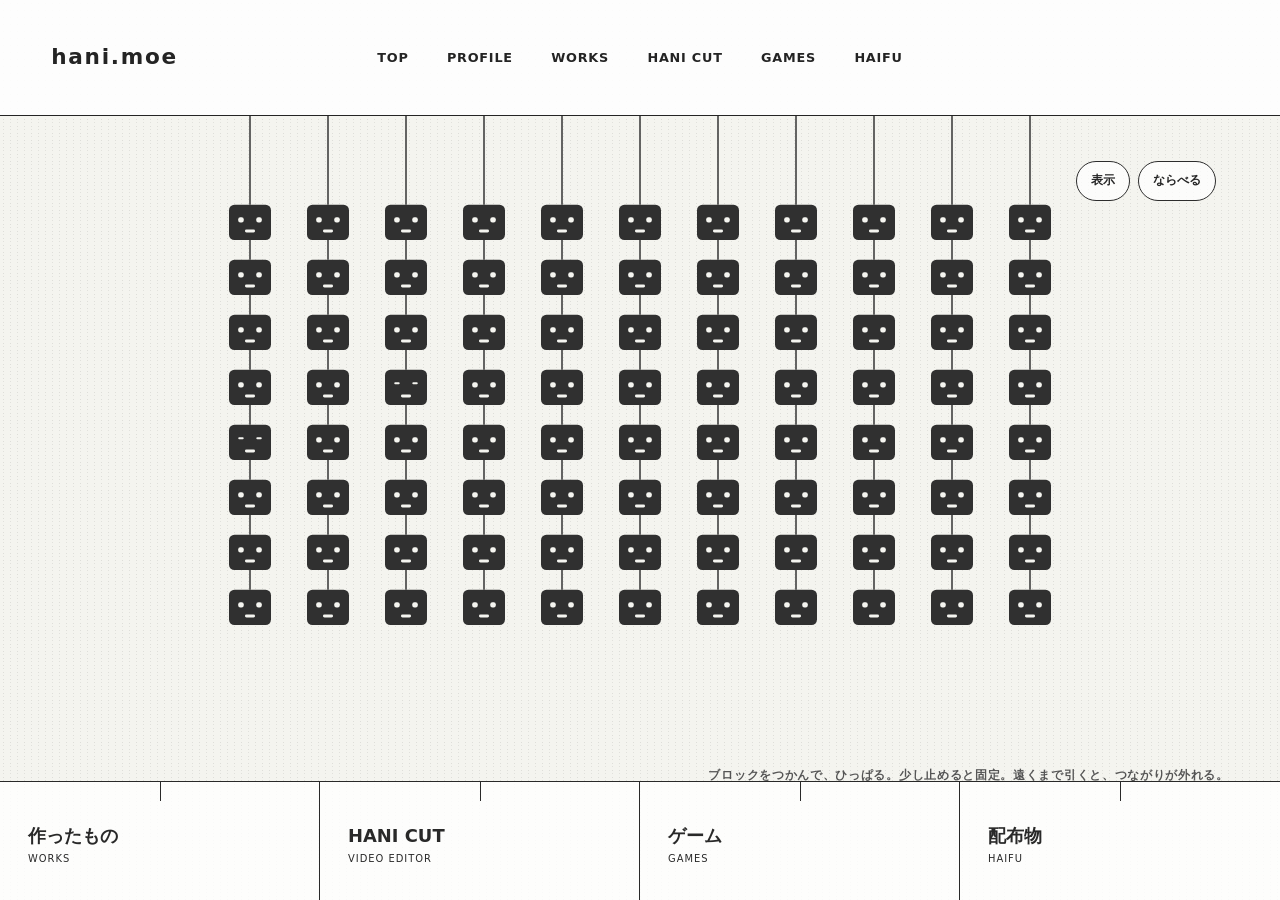
<file: index.html>
<!doctype html>
<html lang="ja">
<head>
  <meta charset="utf-8">
  <title>hani.moe</title>
  <meta name="viewport" content="width=device-width, initial-scale=1">
  <base href="/">
  <link rel="stylesheet" href="style.css?v=home-clock-mobile-20261026-3">
</head>
<body>
  <header class="site-header">
    <div class="site-title">hani.moe</div>
    <nav>
      <a href="/index.html?src=index.md">TOP</a>
      <a href="/index.html?src=profile.md">PROFILE</a>
      <a href="/index.html?src=works.md">WORKS</a>
      <a href="/video-editor/">HANI CUT</a>
      <a href="/index.html?src=games.md">GAMES</a>
      <a href="/index.html?src=haifu.md">HAIFU</a>
    </nav>
  </header>

  <main id="content" class="content-box">
    読み込み中...
  </main>

  <footer class="site-footer">
    <a id="raw-link" href="#">Markdownで見る</a>
  </footer>
  <button
    type="button"
    id="back-to-top"
    class="back-to-top"
    aria-label="ページの一番上に戻る"
    title="上に戻る"
  >
  <img src="images/back-to-top.png" alt="">
  </button>
  <script>
    const viewerFile = location.pathname.endsWith("view.html") ? "view.html" : "index.html";
    let diaryPostsCache = null;

    function escapeHtml(text) {
      return String(text ?? "").replace(/[&<>'"]/g, char => ({
        "&": "&amp;",
        "<": "&lt;",
        ">": "&gt;",
        "'": "&#39;",
        '"': "&quot;"
      }[char]));
    }

    function escapeAttr(text) {
      return escapeHtml(text).replace(/`/g, "&#96;");
    }

    function isSafeMarkdownPath(path) {
      if (!path) return false;
      if (path.includes("://")) return false;
      if (path.startsWith("/") || path.startsWith("\\")) return false;
      if (path.includes("?") || path.includes("&")) return false;
      if (path.split("/").includes("..")) return false;
      return path.endsWith(".md");
    }

    function isRelativeAssetPath(path) {
      if (!path) return false;
      if (path.startsWith("#") || path.startsWith("/") || path.startsWith("\\")) return false;
      if (/^[a-z][a-z0-9+.-]*:/i.test(path)) return false;
      if (path.split("/").includes("..")) return false;
      return true;
    }

    function splitFrontMatter(markdown) {
      const match = String(markdown || "").match(/^---\s*\n([\s\S]*?)\n---\s*\n?/);
      if (!match) return { meta: {}, body: markdown || "" };

      const meta = {};
      match[1].split(/\r?\n/).forEach(line => {
        const pair = line.match(/^([A-Za-z0-9_-]+):\s*(.*)$/);
        if (!pair) return;
        let value = pair[2].trim();
        value = value.replace(/^["']|["']$/g, "");
        meta[pair[1]] = value;
      });

      return { meta, body: String(markdown || "").slice(match[0].length) };
    }

    function normalizePath(path) {
      const parts = [];
      String(path || "").split("/").forEach(part => {
        if (!part || part === ".") return;
        if (part === "..") parts.pop();
        else parts.push(part);
      });
      return parts.join("/");
    }

    function resolveAssetPath(currentSrc, href) {
      if (href.startsWith("/")) return href.slice(1);
      const base = currentSrc.split("/").slice(0, -1).join("/");
      return normalizePath((base ? base + "/" : "") + href);
    }

    function cleanMarkdownPath(path) {
      let cleaned = String(path || "").trim().replace(/\\/g, "/");

      // 古いリンクや相対パスの影響で、src の中に
      // diary/index.html?src=diary/xxxx.md のような値が入っても復旧する。
      for (let i = 0; i < 4; i++) {
        try {
          cleaned = decodeURIComponent(cleaned);
        } catch (e) {
          // すでに普通の文字列ならそのまま使う
        }

        const srcMark = cleaned.lastIndexOf("?src=");
        const srcMarkAmp = cleaned.lastIndexOf("&src=");
        const mark = Math.max(srcMark, srcMarkAmp);
        if (mark < 0) break;
        cleaned = cleaned.slice(mark + 5);
      }

      cleaned = cleaned.split("#")[0];
      cleaned = cleaned.replace(/^\.\//, "").replace(/^\/+/, "");
      return normalizePath(cleaned);
    }

    function pageUrl(src) {
      return "/" + viewerFile + "?src=" + encodeURIComponent(cleanMarkdownPath(src));
    }

    function resolvePostFilePath(file) {
      const cleaned = cleanMarkdownPath(file);
      if (!cleaned) return "";
      if (!cleaned.includes("/") && cleaned.endsWith(".md")) {
        return "diary/" + cleaned;
      }
      return cleaned;
    }

    function isDiaryEntryPath(path) {
      return path.startsWith("diary/")
        && path !== "diary/index.md"
        && path.endsWith(".md");
    }

    function parseInline(text) {
      let out = String(text ?? "");

      const codeStore = [];
      out = out.replace(/`([^`]+)`/g, (_, code) => {
        const key = `@@CODE${codeStore.length}@@`;
        codeStore.push(`<code>${escapeHtml(code)}</code>`);
        return key;
      });

      out = out.replace(/!\[([^\]]*)\]\(([^)]+)\)/g, (_, alt, src) => {
        return `<img src="${escapeAttr(src.trim())}" alt="${escapeAttr(alt)}">`;
      });

      out = out.replace(/\[([^\]]+)\]\(([^)]+)\)/g, (_, label, href) => {
        return `<a href="${escapeAttr(href.trim())}">${label}</a>`;
      });

      out = out.replace(/~~([^~]+)~~/g, "<del>$1</del>");
      out = out.replace(/\*\*([^*]+)\*\*/g, "<strong>$1</strong>");
      out = out.replace(/__([^_]+)__/g, "<strong>$1</strong>");
      out = out.replace(/(^|\s)\*([^*]+)\*/g, "$1<em>$2</em>");
      out = out.replace(/(^|\s)_([^_]+)_/g, "$1<em>$2</em>");

      codeStore.forEach((html, i) => {
        out = out.replace(`@@CODE${i}@@`, html);
      });

      return out;
    }

    function isTableSeparator(line) {
      return /^\s*\|?\s*:?-{3,}:?\s*(\|\s*:?-{3,}:?\s*)+\|?\s*$/.test(line);
    }

    function splitTableRow(line) {
      let trimmed = line.trim();
      if (trimmed.startsWith("|")) trimmed = trimmed.slice(1);
      if (trimmed.endsWith("|")) trimmed = trimmed.slice(0, -1);
      return trimmed.split("|").map(cell => cell.trim());
    }

    function renderTable(lines) {
      const head = splitTableRow(lines[0]);
      const body = lines.slice(2).map(splitTableRow);
      return `<table><thead><tr>${head.map(cell => `<th>${parseInline(cell)}</th>`).join("")}</tr></thead><tbody>`
        + body.map(row => `<tr>${row.map(cell => `<td>${parseInline(cell)}</td>`).join("")}</tr>`).join("")
        + `</tbody></table>`;
    }

    function parseMarkdown(markdown) {
      const lines = String(markdown || "").replace(/\r\n/g, "\n").split("\n");
      const html = [];
      let i = 0;
      let paragraph = [];
      let listType = "";
      let quote = [];

      function flushParagraph() {
        if (!paragraph.length) return;
        html.push(`<p>${parseInline(paragraph.join("<br>\n"))}</p>`);
        paragraph = [];
      }

      function closeList() {
        if (!listType) return;
        html.push(`</${listType}>`);
        listType = "";
      }

      function flushQuote() {
        if (!quote.length) return;
        html.push(`<blockquote>${quote.map(line => `<p>${parseInline(line)}</p>`).join("")}</blockquote>`);
        quote = [];
      }

      while (i < lines.length) {
        const line = lines[i];
        const trimmed = line.trim();

        if (trimmed.startsWith("```")) {
          flushParagraph(); closeList(); flushQuote();
          const code = [];
          i++;
          while (i < lines.length && !lines[i].trim().startsWith("```")) {
            code.push(lines[i]);
            i++;
          }
          html.push(`<pre><code>${escapeHtml(code.join("\n"))}</code></pre>`);
          i++;
          continue;
        }

        if (!trimmed) {
          flushParagraph(); closeList(); flushQuote();
          i++;
          continue;
        }

        if (trimmed.startsWith("|") && i + 1 < lines.length && isTableSeparator(lines[i + 1])) {
          flushParagraph(); closeList(); flushQuote();
          const tableLines = [lines[i], lines[i + 1]];
          i += 2;
          while (i < lines.length && lines[i].trim().startsWith("|")) {
            tableLines.push(lines[i]);
            i++;
          }
          html.push(renderTable(tableLines));
          continue;
        }

        const heading = line.match(/^(#{1,6})\s+(.+)$/);
        if (heading) {
          flushParagraph(); closeList(); flushQuote();
          const level = heading[1].length;
          html.push(`<h${level}>${parseInline(heading[2].trim())}</h${level}>`);
          i++;
          continue;
        }

        if (/^---+$/.test(trimmed)) {
          flushParagraph(); closeList(); flushQuote();
          html.push("<hr>");
          i++;
          continue;
        }

        const list = line.match(/^\s*[-*+]\s+(.+)$/);
        if (list) {
          flushParagraph(); flushQuote();
          if (listType !== "ul") {
            closeList();
            html.push("<ul>");
            listType = "ul";
          }
          html.push(`<li>${parseInline(list[1])}</li>`);
          i++;
          continue;
        }

        const orderedList = line.match(/^\s*\d+\.\s+(.+)$/);
        if (orderedList) {
          flushParagraph(); flushQuote();
          if (listType !== "ol") {
            closeList();
            html.push("<ol>");
            listType = "ol";
          }
          html.push(`<li>${parseInline(orderedList[1])}</li>`);
          i++;
          continue;
        }

        const quoteLine = line.match(/^>\s?(.*)$/);
        if (quoteLine) {
          flushParagraph(); closeList();
          quote.push(quoteLine[1]);
          i++;
          continue;
        }

        if (trimmed.startsWith("<") && trimmed.endsWith(">")) {
          flushParagraph(); closeList(); flushQuote();
          html.push(line);
          i++;
          continue;
        }

        paragraph.push(line);
        i++;
      }

      flushParagraph(); closeList(); flushQuote();
      return html.join("\n");
    }

    async function loadDiaryPosts() {
      if (diaryPostsCache) return diaryPostsCache;

      const res = await fetch("/diary/posts.json", { cache: "no-store" });
      if (!res.ok) throw new Error("posts.json not found");
      diaryPostsCache = await res.json();
      return diaryPostsCache;
    }

    function findEmbeddedDiaryPost(posts, src) {
      const target = cleanMarkdownPath(src);
      return posts.find(post => resolvePostFilePath(post.file || post.src) === target);
    }

    function cardHtml(post) {
      const file = resolvePostFilePath(post.file || post.src);
      const title = post.title || "無題の日記";
      const date = post.date || "";
      const category = post.category || post.tag || "";
      const description = post.description || post.excerpt || "";
      let thumbnail = post.thumbnail || "";
      if (thumbnail && isRelativeAssetPath(thumbnail)) {
        thumbnail = cleanMarkdownPath(thumbnail);
      }
      const thumb = thumbnail
        ? `<div class="diary-card-thumb"><img src="${escapeHtml(thumbnail)}" alt=""></div>`
        : `<div class="diary-card-thumb diary-card-noimage">diary</div>`;

      return `
        <a class="diary-card" href="${pageUrl(file)}">
          ${thumb}
          <div class="diary-card-body">
            <div class="diary-card-meta">
              ${date ? `<span>${escapeHtml(date)}</span>` : ""}
              ${category ? `<span>${escapeHtml(category)}</span>` : ""}
            </div>
            <h2 class="diary-card-title">${escapeHtml(title)}</h2>
            ${description ? `<p class="diary-card-excerpt">${escapeHtml(description)}</p>` : ""}
          </div>
        </a>`;
    }

    async function renderDiaryIndex(md) {
      let intro = splitFrontMatter(md).body;
      intro = intro.replace(/<div class="diary-list">[\s\S]*?<\/div>\s*/g, "");
      intro = intro.replace(/##\s*最新の日記[\s\S]*?(?=\n---|$)/g, "");
      intro = intro.replace(/\[トップへ戻る\]\([^)]*\)\s*/g, "");

      try {
        const posts = await loadDiaryPosts();
        posts.sort((a, b) => String(b.date || "").localeCompare(String(a.date || "")));

        const cards = posts.map(cardHtml).join("\n");
        return parseMarkdown(intro)
          + `<section class="diary-index-section">
              <div class="diary-index-head">
                <h2>記事一覧</h2>
                <span>${posts.length} entries</span>
              </div>
              <div class="diary-card-grid">${cards}</div>
            </section>`;
      } catch (e) {
        return parseMarkdown(intro)
          + `<p class="notice">日記一覧を読み込めませんでした。</p>`;
      }
    }

    async function renderMarkdown(src, markdown) {
      const parsed = splitFrontMatter(markdown);
      let md = parsed.body;

      if (src === "diary/index.md") {
        return await renderDiaryIndex(markdown);
      }

      if (isDiaryEntryPath(src)) {
        const date = parsed.meta.date || "";
        const category = parsed.meta.category || parsed.meta.tag || "";
        const title = parsed.meta.title || "";

        md = md.replace(/^\s*#\s*([0-9]{4}(?:[-/.][0-9]{1,2}){2})\s*\n?/, "");
        if (title) {
          md = md.replace(/^\s*#\s+.*\n?/, "");
        }
        md = md.replace(/<span class="meta">[\s\S]*?<\/span>\s*/i, "");

        const head = `
          <article class="diary-article">
            ${title ? `<h1>${escapeHtml(title)}</h1>` : ""}
            ${(date || category) ? `<div class="diary-date-subtle">${escapeHtml([date, category].filter(Boolean).join(" / "))}</div>` : ""}
          </article>`;

        return head + parseMarkdown(md);
      }

      return parseMarkdown(md);
    }

    function renderHome() {
      return `
        <section class="home-hal" aria-labelledby="home-title">
          <div class="hal-wordmark">
            <h1 id="home-title">hani.moe</h1>
          </div>
          <div class="hal-tools">
            <div class="hal-menu">
              <button type="button" class="hal-menu-toggle" id="hal-menu-toggle" aria-expanded="false" aria-controls="hal-menu-panel">表示</button>
              <div class="hal-menu-panel" id="hal-menu-panel" hidden>
                <button type="button" data-hal-layout="grid">ブロック</button>
                <button type="button" data-hal-layout="clock">時刻を表示</button>
                <span class="hal-menu-rule" aria-hidden="true"></span>
                <button type="button" data-hal-speed="slow" aria-pressed="false">動きをゆっくり</button>
              </div>
            </div>
            <button type="button" class="hal-reset" id="hal-reset">ならべる</button>
          </div>
          <canvas id="hal-blocks" aria-label="ドラッグして揺らせる、吊り下げられた顔つきブロック"></canvas>
          <p class="hal-hint">ブロックをつかんで、ひっぱる。少し止めると固定。遠くまで引くと、つながりが外れる。</p>
          <nav class="hal-hangers" aria-label="メインコンテンツ">
            <a href="/index.html?src=works.md">作ったもの<small>WORKS</small></a>
            <a href="/video-editor/">HANI CUT<small>VIDEO EDITOR</small></a>
            <a href="/index.html?src=games.md">ゲーム<small>GAMES</small></a>
            <a href="/index.html?src=haifu.md">配布物<small>HAIFU</small></a>
          </nav>
        </section>`;
    }

    function initHomeBlocks() {
      const canvas = document.getElementById("hani-blocks");
      if (!canvas) return;
      const context = canvas.getContext("2d");
      const letters = {
        H: [[0,0],[0,1],[0,2],[0,3],[0,4],[2,0],[2,1],[2,2],[2,3],[2,4],[1,2]],
        A: [[0,1],[0,2],[0,3],[0,4],[1,0],[1,2],[2,1],[2,2],[2,3],[2,4]],
        N: [[0,0],[0,1],[0,2],[0,3],[0,4],[1,1],[1,2],[1,3],[2,0],[2,1],[2,2],[2,3],[2,4]],
        I: [[0,0],[1,0],[2,0],[1,1],[1,2],[1,3],[0,4],[1,4],[2,4]],
        M: [[0,0],[0,1],[0,2],[0,3],[0,4],[1,1],[2,0],[2,1],[2,2],[2,3],[2,4]],
        O: [[0,0],[0,1],[0,2],[0,3],[0,4],[1,0],[1,4],[2,0],[2,1],[2,2],[2,3],[2,4]],
        E: [[0,0],[0,1],[0,2],[0,3],[0,4],[1,0],[1,2],[1,4],[2,0],[2,4]],
        ".": [[0,4]]
      };
      const palette = ["#272727", "#24c7b5", "#ffcf39", "#f06b5c", "#9d83f7"];
      let width = 0, height = 0, dpr = 1, blocks = [], dragged = null;
      let frame = 0;

      function wordTargets(word) {
        const chars = word.split("");
        const cells = [];
        let cursor = 0;
        for (const char of chars) {
          const shape = letters[char] || [];
          shape.forEach(([x, y]) => cells.push([cursor + x, y]));
          cursor += char === "." ? 1 : 4;
        }
        const cols = Math.max(cursor - 1, 1);
        const unit = Math.min(42, (width - 42) / cols, (height - 60) / 6);
        const offsetX = (width - cols * unit) / 2 + unit / 2;
        const offsetY = Math.max(30, (height - 5 * unit) / 2);
        const targets = cells.map(([x, y]) => ({ x: offsetX + x * unit, y: offsetY + y * unit }));
        while (targets.length < 79) {
          const extra = targets.length - cells.length;
          const angle = extra * 2.4;
          const radius = Math.min(width, height) * .42 + (extra % 4) * 9;
          targets.push({ x: width / 2 + Math.cos(angle) * radius, y: height / 2 + Math.sin(angle) * radius });
        }
        return targets.slice(0, 79);
      }

      function arrange(word) {
        const targets = wordTargets(word);
        blocks.forEach((block, index) => { block.target = targets[index]; });
      }

      function reset() {
        blocks = Array.from({ length: 79 }, (_, index) => ({
          x: width / 2 + (Math.random() - .5) * Math.min(width * .85, 680),
          y: height / 2 + (Math.random() - .5) * Math.min(height * .7, 290),
          vx: 0, vy: 0, color: palette[index % palette.length], blink: Math.random() * 120,
          target: { x: width / 2, y: height / 2 }
        }));
        arrange("HANI.MOE");
      }

      function roundedRect(x, y, w, h, radius) {
        context.beginPath();
        context.roundRect(x, y, w, h, radius);
      }

      function drawBlock(block, index, time) {
        const size = Math.max(21, Math.min(34, width / 26));
        const eyeOpen = (time + block.blink + index * 47) % 3100 > 110;
        context.save(); context.translate(block.x, block.y);
        roundedRect(-size / 2, -size * .42, size, size * .84, Math.max(4, size * .13));
        context.fillStyle = block.color; context.fill();
        context.fillStyle = "#f6f5ef";
        const eyeHeight = eyeOpen ? size * .12 : 2;
        roundedRect(-size * .27, -size * .12, size * .13, eyeHeight, 2); context.fill();
        roundedRect(size * .14, -size * .12, size * .13, eyeHeight, 2); context.fill();
        roundedRect(-size * .12, size * .16, size * .24, size * .08, 2); context.fill();
        context.restore();
      }

      function tick(time) {
        context.clearRect(0, 0, width, height);
        const reduceMotion = window.matchMedia("(prefers-reduced-motion: reduce)").matches;
        blocks.forEach((block, index) => {
          if (block !== dragged) {
            block.vx += (block.target.x - block.x) * .052;
            block.vy += (block.target.y - block.y) * .052;
            block.vx *= .74; block.vy *= .74;
            block.x += block.vx; block.y += block.vy;
          }
          drawBlock(block, index, time);
        });
        if (!reduceMotion) frame = requestAnimationFrame(tick);
      }

      function resize() {
        const rect = canvas.getBoundingClientRect();
        dpr = Math.min(window.devicePixelRatio || 1, 2);
        width = rect.width; height = rect.height;
        canvas.width = Math.round(width * dpr); canvas.height = Math.round(height * dpr);
        context.setTransform(dpr, 0, 0, dpr, 0, 0);
        if (!blocks.length) reset(); else arrange("HANI.MOE");
        cancelAnimationFrame(frame); tick(performance.now());
      }

      function position(event) {
        const rect = canvas.getBoundingClientRect();
        return { x: event.clientX - rect.left, y: event.clientY - rect.top };
      }

      canvas.addEventListener("pointerdown", event => {
        const pointer = position(event);
        dragged = blocks.reduce((closest, block) => {
          const distance = Math.hypot(pointer.x - block.x, pointer.y - block.y);
          return distance < closest.distance ? { block, distance } : closest;
        }, { block: null, distance: 28 }).block;
        if (dragged) { dragged.vx = dragged.vy = 0; canvas.setPointerCapture(event.pointerId); }
      });
      canvas.addEventListener("pointermove", event => {
        const pointer = position(event);
        if (dragged) { dragged.x = pointer.x; dragged.y = pointer.y; }
        else canvas.style.cursor = blocks.some(block => Math.hypot(pointer.x - block.x, pointer.y - block.y) < 24) ? "grab" : "default";
      });
      function release(event) {
        if (dragged) canvas.releasePointerCapture?.(event.pointerId);
        dragged = null;
      }
      canvas.addEventListener("pointerup", release);
      canvas.addEventListener("pointercancel", release);
      document.querySelectorAll("[data-home-word]").forEach(button => {
        button.addEventListener("click", () => {
          const word = button.dataset.homeWord;
          if (word === "RESET") reset(); else arrange(word);
          if (window.matchMedia("(prefers-reduced-motion: reduce)").matches) tick(performance.now());
        });
      });
      window.addEventListener("resize", resize, { passive: true });
      resize();
    }

    function initHalBlocks() {
      const canvas = document.getElementById("hal-blocks");
      const resetButton = document.getElementById("hal-reset");
      const menuToggle = document.getElementById("hal-menu-toggle");
      const menuPanel = document.getElementById("hal-menu-panel");
      if (!canvas || !resetButton || !menuToggle || !menuPanel) return;

      const ctx = canvas.getContext("2d");
      console.log("%c\n _   _    _    _   _ ___\n| | | |  / \\  | \\ | |_ _|\n| |_| | / _ \\ |  \\| || |\n|  _  |/ ___ \\| |\\  || |\n|_| |_/_/   \\_\\_| \\_|___|\n", "color:#20bcae;font:700 13px/1.15 monospace;");
      const columns = 11;
      const rows = 8;
      const digits = {
        "0": [[0,0],[1,0],[2,0],[0,1],[2,1],[0,2],[2,2],[0,3],[2,3],[0,4],[1,4],[2,4]],
        "1": [[1,0],[0,1],[1,1],[1,2],[1,3],[0,4],[1,4],[2,4]],
        "2": [[0,0],[1,0],[2,0],[2,1],[0,2],[1,2],[2,2],[0,3],[0,4],[1,4],[2,4]],
        "3": [[0,0],[1,0],[2,0],[2,1],[1,2],[2,2],[2,3],[0,4],[1,4],[2,4]],
        "4": [[0,0],[2,0],[0,1],[2,1],[0,2],[1,2],[2,2],[2,3],[2,4]],
        "5": [[0,0],[1,0],[2,0],[0,1],[0,2],[1,2],[2,2],[2,3],[0,4],[1,4],[2,4]],
        "6": [[0,0],[1,0],[2,0],[0,1],[0,2],[1,2],[2,2],[0,3],[2,3],[0,4],[1,4],[2,4]],
        "7": [[0,0],[1,0],[2,0],[2,1],[2,2],[2,3],[2,4]],
        "8": [[0,0],[1,0],[2,0],[0,1],[2,1],[0,2],[1,2],[2,2],[0,3],[2,3],[0,4],[1,4],[2,4]],
        "9": [[0,0],[1,0],[2,0],[0,1],[2,1],[0,2],[1,2],[2,2],[2,3],[0,4],[1,4],[2,4]],
        ":": [[0,1],[0,3]]
      };
      let width = 0;
      let height = 0;
      let dpr = 1;
      let blocks = [];
      let grabbed = null;
      let frame = 0;
      let displayMode = "grid";
      let clockTimer = 0;
      let motionScale = 1;

      function build() {
        blocks = Array.from({ length: columns * rows }, (_, index) => {
          const col = Math.floor(index / rows);
          const row = index % rows;
          return { col, row, homeX: 0, homeY: 0, x: 0, y: 0, vx: 0, vy: 0, blink: Math.random() * 3500, hidden: false, released: false, pinned: false, restoreAt: 0, fallStart: 0, fallStartVelocity: 0, holdAt: 0, sproutAt: 0, sproutFromY: 0, sproutProgress: 1, layoutSize: null };
        });
        applyLayout(true);
      }

      function blockAt(col, row) {
        return blocks[col * rows + row];
      }

      function arrangeGrid(immediate = false) {
        const stepX = Math.min(78, Math.max(24, (width - 42) / (columns - 1)));
        const stepY = Math.min(64, Math.max(42, (height - 170) / (rows + 1)));
        const originX = (width - stepX * (columns - 1)) / 2;
        const originY = Math.max(72, Math.min(140, height * .16));
        blocks.forEach(block => {
          block.homeX = originX + block.col * stepX;
          block.homeY = originY + block.row * stepY;
          block.hidden = false;
          block.released = false;
          block.pinned = false;
          block.restoreAt = 0;
          block.layoutSize = null;
          if (immediate) { block.x = block.homeX; block.y = block.homeY; block.vx = block.vy = 0; }
        });
      }

      function clockTargets() {
        const now = new Date();
        const text = [now.getHours(), now.getMinutes(), now.getSeconds()].map(value => String(value).padStart(2, "0")).join(":");
        const blockSize = Math.max(24, Math.min(42, width / 28));
        const landscape = window.matchMedia("(max-width: 1024px) and (max-height: 600px) and (orientation: landscape)").matches;
        // Fit the complete time on one line on phones held horizontally.
        // Portrait layouts keep their existing full-size, stacked digits.
        const lines = width >= 1168 || landscape
          ? [text]
          : width >= 640
            ? [text.slice(0, 5), text.slice(6, 8)]
            : [text.slice(0, 2), text.slice(3, 5), text.slice(6, 8)];
        const cursorWidth = line => [...line].reduce((sum, char) => sum + (char === ":" ? 2 : 4), 0);
        const widest = Math.max(...lines.map(line => Math.max(1, cursorWidth(line) - 1)));
        const cell = landscape
          ? Math.min(blockSize * 1.12, (width - 32) / widest)
          : Math.max(blockSize, Math.min(blockSize * 1.12, (width - 32) / widest));
        const size = landscape ? Math.min(blockSize, cell / 1.12) : null;
        const rowHeight = 5 * cell;
        const lineGap = blockSize * 1.3;
        const totalHeight = lines.length * rowHeight + (lines.length - 1) * lineGap;
        const startY = Math.max(28, Math.min(height - totalHeight - 28, (height - totalHeight) / 2));
        const targets = [];
        lines.forEach((line, lineIndex) => {
          const usedWidth = Math.max(1, cursorWidth(line) - 1) * cell;
          const startX = (width - usedWidth) / 2 + cell / 2;
          let cursor = 0;
          for (const char of line) {
            const shape = digits[char];
            shape.forEach(([x, y]) => targets.push({ x: startX + (cursor + x) * cell, y: startY + lineIndex * (rowHeight + lineGap) + y * cell, size }));
            cursor += char === ":" ? 2 : 4;
          }
        });
        return targets;
      }

      function arrangeClock(immediate = false) {
        const targets = clockTargets();
        blocks.forEach((block, index) => {
          const target = targets[index];
          block.hidden = !target;
          block.released = false;
          block.pinned = false;
          block.restoreAt = 0;
          block.layoutSize = target ? target.size : null;
          if (!target) return;
          block.homeX = target.x;
          block.homeY = target.y;
          if (immediate) { block.x = target.x; block.y = target.y; block.vx = block.vy = 0; }
        });
      }

      function applyLayout(immediate = false) {
        if (displayMode === "clock") arrangeClock(immediate);
        else arrangeGrid(immediate);
      }

      function setDisplayMode(mode) {
        displayMode = mode;
        window.clearInterval(clockTimer);
        clockTimer = 0;
        applyLayout(false);
        if (mode === "clock") clockTimer = window.setInterval(() => arrangeClock(false), 1000);
      }

      function releaseColumnFrom(block) {
        const now = performance.now();
        const restoreAt = now + 5000;
        for (let row = block.row; row < rows; row++) {
          const child = blockAt(block.col, row);
          if (!child || child.hidden) continue;
          child.released = true;
          child.pinned = false;
          // Rebuild the hanging column from its top, one face at a time.
          child.restoreAt = restoreAt + (row - block.row) * 135;
          child.sproutAt = 0;
          child.sproutProgress = 0;
          child.fallStart = now;
          child.fallStartVelocity = Math.max(0, Math.min(4, child.vy));
          child.vx = (child.x - width / 2) * .015;
          child.vy = child.fallStartVelocity;
        }
      }

      function resize() {
        const rect = canvas.getBoundingClientRect();
        dpr = Math.min(window.devicePixelRatio || 1, 2);
        width = rect.width;
        height = rect.height;
        canvas.width = Math.round(width * dpr);
        canvas.height = Math.round(height * dpr);
        ctx.setTransform(dpr, 0, 0, dpr, 0, 0);
        build();
      }

      function roundRect(x, y, w, h, radius) {
        ctx.beginPath();
        ctx.roundRect(x, y, w, h, radius);
      }

      function drawFace(block, time) {
        const size = block.layoutSize || Math.max(24, Math.min(42, width / 28));
        const pulling = grabbed === block;
        const blink = (time + block.blink) % 3600 < 95;
        ctx.save();
        ctx.translate(block.x, block.y);
        // Only the returning block grows vertically. Falling blocks retain
        // their normal proportions all the way down.
        ctx.scale(1, block.sproutAt ? .18 + .82 * block.sproutProgress : 1);
        roundRect(-size / 2, -size * .42, size, size * .84, Math.max(4, size * .13));
        ctx.fillStyle = pulling ? "#1ebfac" : (block.released ? "#f06b5c" : "#303030");
        ctx.fill();
        ctx.fillStyle = "#f5f5f0";
        const eyeH = block.pinned || blink ? 2 : size * .12;
        roundRect(-size * .28, -size * .12, size * .13, eyeH, 2); ctx.fill();
        roundRect(size * .15, -size * .12, size * .13, eyeH, 2); ctx.fill();
        roundRect(-size * .12, size * .17, size * .24, pulling ? size * .17 : (block.pinned ? size * .13 : size * .07), 2); ctx.fill();
        ctx.restore();
      }

      function blockHalfHeight(block) {
        const size = block.layoutSize || Math.max(24, Math.min(42, width / 28));
        return size * .42;
      }

      function tick(time) {
        ctx.clearRect(0, 0, width, height);
        ctx.strokeStyle = "#353535";
        ctx.lineWidth = 1.5;
        const reduceMotion = window.matchMedia("(prefers-reduced-motion: reduce)").matches;

        if (grabbed && !grabbed.pinned && time >= grabbed.holdAt) {
          grabbed.pinned = true;
          grabbed.vx = grabbed.vy = 0;
        }

        blocks.forEach(block => {
          if (block.hidden) return;
          if (block.released) {
            if (time >= block.restoreAt) {
              block.released = false;
              block.sproutAt = time;
              block.sproutFromY = block.homeY + blockHalfHeight(block) * .95;
              block.x = block.homeX;
              block.y = block.sproutFromY;
              block.vx = block.vy = 0;
            } else {
              const t = Math.min(1, (time - block.fallStart) / 1150);
              const eased = 1 - Math.cos(t * Math.PI / 2);
              block.vy = block.fallStartVelocity + (9 - block.fallStartVelocity) * eased;
              block.vx *= .99;
              block.x += block.vx * motionScale;
              block.y += block.vy * motionScale;
              return;
            }
          }
          if (block.sproutAt) {
            const progress = Math.min(1, (time - block.sproutAt) / 380);
            const eased = 1 - Math.pow(1 - progress, 3);
            block.sproutProgress = eased;
            block.x = block.homeX;
            block.y = block.sproutFromY + (block.homeY - block.sproutFromY) * eased;
            if (progress < 1) return;
            block.sproutAt = 0;
            block.sproutProgress = 1;
            block.y = block.homeY;
          }
          if (block !== grabbed && !block.pinned) {
            const parent = displayMode === "grid" && block.row ? blockAt(block.col, block.row - 1) : null;
            const desiredX = block.homeX + (parent ? (parent.x - parent.homeX) * .18 : 0);
            const desiredY = block.homeY + (parent ? (parent.y - parent.homeY) * .18 : 0);
            block.vx += (desiredX - block.x) * .055 * motionScale;
            block.vy += (desiredY - block.y) * .055 * motionScale;
            block.vx *= .76;
            block.vy *= .76;
            block.x += block.vx * motionScale;
            block.y += block.vy * motionScale;
          }
        });

        if (displayMode === "grid" || displayMode === "clock") blocks.forEach(block => {
          // Let the face appear first; the string follows near the end of
          // the sprout so it never looks as though it appeared by itself.
          if (block.hidden || block.released || (block.sproutAt && block.sproutProgress < .84)) return;
          // The grid hangs from the block above it. Clock characters keep a
          // clean, direct string to the ceiling at their own x position.
          const parent = displayMode === "grid" && block.row ? blockAt(block.col, block.row - 1) : null;
          if (parent?.released || parent?.hidden) return;
          const fromX = parent ? parent.x : block.homeX;
          const fromY = parent ? parent.y + blockHalfHeight(parent) : 0;
          ctx.beginPath();
          ctx.moveTo(fromX, fromY);
          ctx.lineTo(block.x, block.y - blockHalfHeight(block));
          ctx.stroke();
        });
        blocks.forEach(block => { if (!block.hidden) drawFace(block, time); });
        if (!reduceMotion) frame = requestAnimationFrame(tick);
      }

      function pointerPosition(event) {
        const rect = canvas.getBoundingClientRect();
        return { x: event.clientX - rect.left, y: event.clientY - rect.top };
      }

      canvas.addEventListener("pointerdown", event => {
        const point = pointerPosition(event);
        grabbed = blocks.reduce((nearest, block) => {
          const distance = Math.hypot(point.x - block.x, point.y - block.y);
          return !block.hidden && !block.released && distance < nearest.distance ? { block, distance } : nearest;
        }, { block: null, distance: 32 }).block;
        if (grabbed) {
          // A fixed block is released by picking it up again. Ordinary drags
          // never become fixed merely because the pointer is released.
          if (grabbed.pinned) grabbed.pinned = false;
          grabbed.holdAt = performance.now() + 450;
          canvas.setPointerCapture(event.pointerId);
        }
      });
      canvas.addEventListener("pointermove", event => {
        const point = pointerPosition(event);
        if (grabbed) {
          grabbed.x = point.x;
          grabbed.y = point.y;
          grabbed.vx = grabbed.vy = 0;
          if (!grabbed.pinned) grabbed.holdAt = performance.now() + 450;
          const releaseDistance = Math.min(600, Math.max(300, width * .38));
          if (Math.hypot(point.x - grabbed.homeX, point.y - grabbed.homeY) > releaseDistance) {
            releaseColumnFrom(grabbed);
            canvas.releasePointerCapture?.(event.pointerId);
            grabbed = null;
          }
        } else {
          canvas.style.cursor = blocks.some(block => !block.hidden && !block.released && Math.hypot(point.x - block.x, point.y - block.y) < 28) ? "grab" : "default";
        }
      });
      function release(event) {
        if (grabbed) {
          canvas.releasePointerCapture?.(event.pointerId);
        }
        grabbed = null;
      }
      canvas.addEventListener("pointerup", release);
      canvas.addEventListener("pointercancel", release);
      resetButton.addEventListener("click", () => {
        applyLayout(true);
        cancelAnimationFrame(frame);
        tick(performance.now());
      });
      menuToggle.addEventListener("click", () => {
        const open = menuPanel.hidden;
        menuPanel.hidden = !open;
        menuToggle.setAttribute("aria-expanded", String(open));
      });
      document.querySelectorAll("[data-hal-layout]").forEach(button => {
        button.addEventListener("click", () => {
          setDisplayMode(button.dataset.halLayout);
          menuPanel.hidden = true;
          menuToggle.setAttribute("aria-expanded", "false");
        });
      });
      document.querySelectorAll("[data-hal-speed]").forEach(button => {
        button.addEventListener("click", () => {
          const slow = motionScale === 1;
          motionScale = slow ? .38 : 1;
          button.setAttribute("aria-pressed", String(slow));
          button.textContent = slow ? "通常の速さに戻す" : "動きをゆっくり";
        });
      });
      window.addEventListener("resize", () => {
        resize();
        cancelAnimationFrame(frame);
        tick(performance.now());
      }, { passive: true });
      resize();
      tick(performance.now());
    }

    function rewriteMarkdownLinks(currentSrc) {
      document.querySelectorAll("#content a").forEach(a => {
        const href = a.getAttribute("href");
        if (!href) return;
        if (href.startsWith("#") || href.startsWith("mailto:") || /^[a-z][a-z0-9+.-]*:/i.test(href)) return;

        // すでに index.html?src=... / view.html?src=... の形になっているリンクは、
        // Markdown本文へのリンクではなく「表示用ページへのリンク」なので二重変換しない。
        if (href.includes("?")) return;

        const hashIndex = href.indexOf("#");
        const pathPart = hashIndex >= 0 ? href.slice(0, hashIndex) : href;
        const hashPart = hashIndex >= 0 ? href.slice(hashIndex) : "";

        if (pathPart.endsWith(".md")) {
          const resolved = resolveAssetPath(currentSrc, pathPart);
          if (isSafeMarkdownPath(resolved)) {
            a.setAttribute("href", pageUrl(resolved) + hashPart);
          }
        }
      });
    }

    function rewriteRelativeImages(currentSrc) {
      document.querySelectorAll("#content img").forEach(img => {
        const src = img.getAttribute("src");
        if (!isRelativeAssetPath(src)) return;
        img.setAttribute("src", resolveAssetPath(currentSrc, src));
        img.addEventListener("error", () => {
          img.classList.add("image-missing");
          img.setAttribute("alt", "");
        }, { once: true });
      });
    }

    function rawMarkdownUrl(src) {
      return "/" + encodeURI(src) + "?raw=1";
    }

    async function fetchMarkdownFile(src) {
      const candidates = Array.from(new Set([rawMarkdownUrl(src), "/" + src, "/" + encodeURI(src)]));
      for (const url of candidates) {
        const res = await fetch(url, { cache: "no-store" });
        if (res.ok) return await res.text();
      }
      throw new Error("not found");
    }

    async function loadPageMarkdown(src) {
      const key = cleanMarkdownPath(src);
      return await fetchMarkdownFile(key);
    }

    async function main() {
      const params = new URLSearchParams(location.search);
      const src = cleanMarkdownPath(params.get("src") || "index.md");
      const content = document.getElementById("content");

      if (src === "diary.md" || src.startsWith("diary/")) {
        location.replace("/");
        return;
      }

      if (!isSafeMarkdownPath(src)) {
        content.textContent = "読み込めないパスです。";
        return;
      }

      try {
        const md = await loadPageMarkdown(src);
        const isHome = src === "index.md";
        document.body.classList.toggle("home-page", isHome);
        content.classList.toggle("home-content", isHome);
        content.innerHTML = isHome ? renderHome() : await renderMarkdown(src, md);
        document.getElementById("raw-link").href = rawMarkdownUrl(src);
        if (isHome) initHalBlocks();
        else {
          rewriteMarkdownLinks(src);
          rewriteRelativeImages(src);
        }
      } catch (e) {
        content.textContent = "Markdownを読み込めませんでした。.md ファイルがアップロードされているか確認してください: " + src;
      }
    }
const backToTopButton = document.getElementById("back-to-top");

function updateBackToTopButton() {
  if (!backToTopButton) return;

  backToTopButton.classList.toggle("is-visible", window.scrollY > 320);
}

if (backToTopButton) {
  window.addEventListener("scroll", updateBackToTopButton, { passive: true });

  backToTopButton.addEventListener("click", () => {
    window.scrollTo({
      top: 0,
      behavior: "smooth"
    });
  });

  updateBackToTopButton();
}
    main();
  </script>
</body>
</html>
</file>
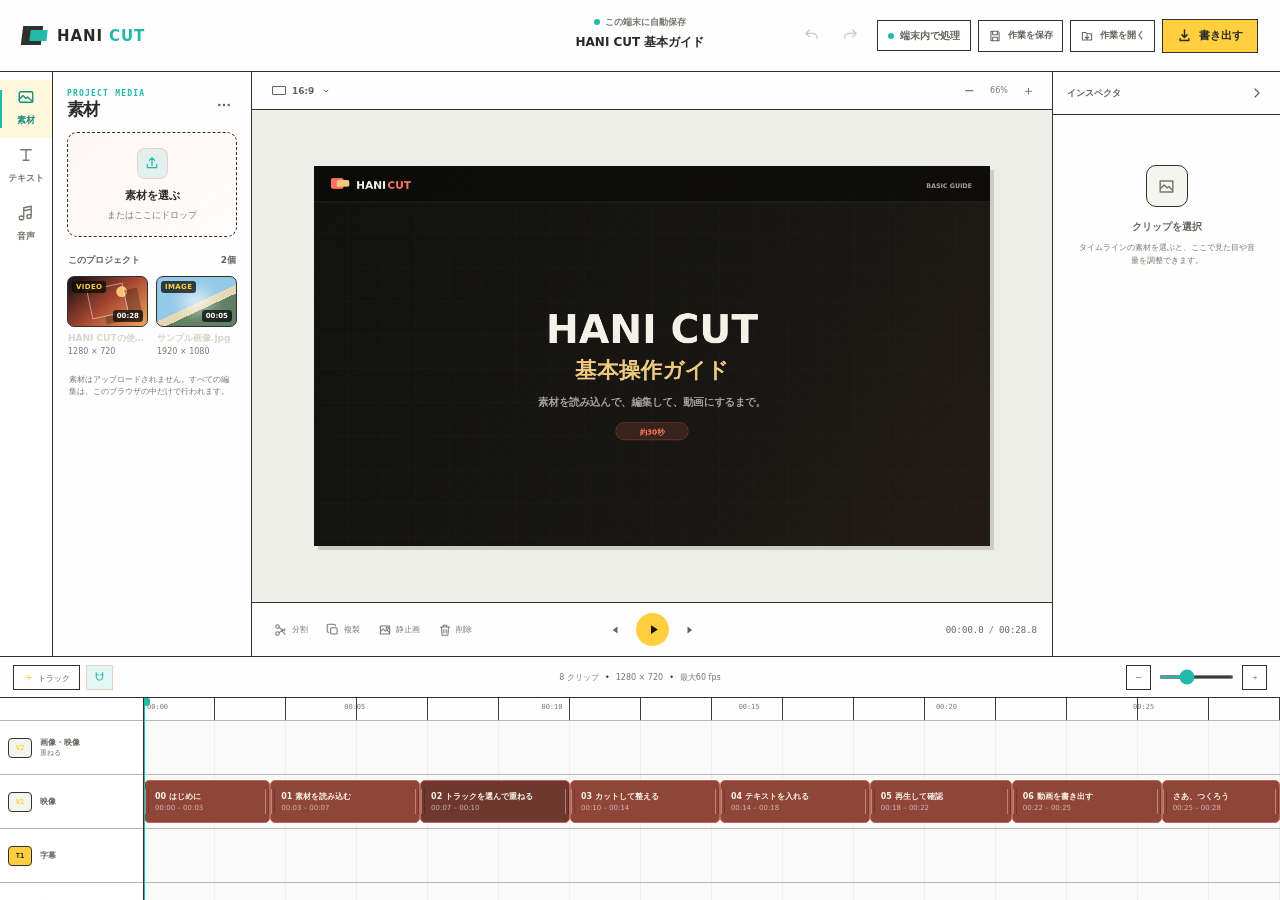
<file: studio/index.html>
<!doctype html>
<html lang="ja">
<head>
  <meta charset="utf-8">
  <meta name="viewport" content="width=device-width, initial-scale=1, viewport-fit=cover">
  <meta name="theme-color" content="#121210">
  <meta name="robots" content="index,follow,max-image-preview:large">
  <meta name="description" content="素材を外へ送らず、ブラウザだけで編集できる hani.moe の動画編集スタジオ。">
  <link rel="canonical" href="https://hani.moe/studio/">
  <meta property="og:type" content="website">
  <meta property="og:site_name" content="hani.moe">
  <meta property="og:title" content="HANI CUT｜無料のブラウザ動画編集ツール">
  <meta property="og:description" content="ブラウザだけで、動画をつくる。素材を外へ送らずに編集できる hani.moe の動画編集スタジオ。">
  <meta property="og:url" content="https://hani.moe/studio/">
  <meta property="og:image" content="https://hani.moe/studio/og.png">
  <meta property="og:image:width" content="1731">
  <meta property="og:image:height" content="909">
  <meta property="og:locale" content="ja_JP">
  <meta name="twitter:card" content="summary_large_image">
  <meta name="twitter:title" content="HANI CUT｜無料のブラウザ動画編集ツール">
  <meta name="twitter:description" content="ブラウザだけで、動画をつくる。素材を外へ送らずに編集できます。">
  <meta name="twitter:image" content="https://hani.moe/studio/og.png">
  <title>HANI CUT｜無料のブラウザ動画編集ツール</title>
  <link rel="stylesheet" href="style.css?v=block-lab-20260918">
</head>
<body>
  <div class="app-shell">
    <header class="topbar">
      <a class="brand" href="/" aria-label="hani.moe トップへ"><span class="brand-mark" aria-hidden="true"><i></i><i></i></span><span>HANI <b>CUT</b></span></a>
      <div class="project-title-wrap"><span class="save-state"><i></i> この端末に自動保存</span><input id="projectName" class="project-title" type="text" value="HANI CUT 基本ガイド" maxlength="40" aria-label="プロジェクト名"></div>
      <div class="top-actions">
        <button class="icon-button" id="undoButton" type="button" aria-label="元に戻す" title="元に戻す" disabled><svg viewBox="0 0 24 24" aria-hidden="true"><path d="M9 14 4 9l5-5M4 9h10a6 6 0 0 1 6 6v1"/></svg></button>
        <button class="icon-button" id="redoButton" type="button" aria-label="やり直す" title="やり直す" disabled><svg viewBox="0 0 24 24" aria-hidden="true"><path d="m15 14 5-5-5-5m5 5H10a6 6 0 0 0-6 6v1"/></svg></button>
        <span class="local-pill"><i></i> 端末内で処理</span>
        <button class="project-button" id="saveProjectButton" type="button" title="素材を含む再編集用データを保存"><svg viewBox="0 0 24 24" aria-hidden="true"><path d="M5 4h12l2 2v14H5V4Zm3 0v6h8V4M8 20v-6h8v6"/></svg><span>作業を保存</span></button>
        <button class="project-button" id="loadProjectButton" type="button" title="保存した作業データから再開"><svg viewBox="0 0 24 24" aria-hidden="true"><path d="M4 6h6l2 2h8v11H4V6Zm8 4v7m0 0 3-3m-3 3-3-3"/></svg><span>作業を開く</span></button><input class="project-file-input" id="loadProjectInput" type="file" accept=".hanicut,.komaproject,.haniproject,application/json">
        <button class="export-button" id="exportButton" type="button"><svg viewBox="0 0 24 24" aria-hidden="true"><path d="M12 3v12m0 0 4-4m-4 4-4-4M5 17v3h14v-3"/></svg>書き出す</button>
      </div>
    </header>

    <main class="workspace">
      <aside class="media-panel panel">
        <div class="panel-tabs" role="tablist" aria-label="素材パネル">
          <button class="panel-tab is-active" type="button" role="tab" aria-selected="true" data-panel="media"><svg viewBox="0 0 24 24" aria-hidden="true"><rect x="3" y="5" width="18" height="14" rx="2"/><path d="m3 15 5-5 4 4 2-2 7 6"/></svg>素材</button>
          <button class="panel-tab" type="button" role="tab" aria-selected="false" data-panel="text"><svg viewBox="0 0 24 24" aria-hidden="true"><path d="M5 5h14M12 5v14M8 19h8"/></svg>テキスト</button>
          <button class="panel-tab" type="button" role="tab" aria-selected="false" data-panel="sound"><svg viewBox="0 0 24 24" aria-hidden="true"><path d="M9 18V5l10-2v13M9 9l10-2M6 21c-2 0-3-1-3-2.5S4 16 6 16s3 1 3 2.5S8 21 6 21Zm10-2c-2 0-3-1-3-2.5s1-2.5 3-2.5 3 1 3 2.5S18 19 16 19Z"/></svg>音声</button>
        </div>

        <section class="panel-view is-active" id="mediaPanel" data-view="media">
          <div class="panel-heading"><div><span class="eyebrow">PROJECT MEDIA</span><h1>素材</h1></div><button class="small-icon-button" type="button" aria-label="素材メニュー"><svg viewBox="0 0 24 24"><circle cx="5" cy="12" r="1"/><circle cx="12" cy="12" r="1"/><circle cx="19" cy="12" r="1"/></svg></button></div>
          <label class="import-zone" id="importZone" for="mediaInput"><input id="mediaInput" type="file" accept="video/*,image/*,audio/*" multiple><span class="import-icon"><svg viewBox="0 0 24 24"><path d="M12 16V4m0 0L8 8m4-4 4 4M5 14v5h14v-5"/></svg></span><strong>素材を選ぶ</strong><small>またはここにドロップ</small></label>
          <div class="media-summary"><span>このプロジェクト</span><span id="assetCount">2個</span></div>
          <div class="asset-grid" id="assetGrid">
            <button class="asset-card" type="button" data-sample="video" draggable="true"><span class="asset-thumb thumb-orange"><i class="duration-badge">0:29</i><i class="asset-kind">VIDEO</i></span><span class="asset-name">HANI CUTの使い方.webm</span><span class="asset-meta">1280 × 720</span></button>
            <button class="asset-card" type="button" data-sample="image" draggable="true"><span class="asset-thumb thumb-sky"><i class="asset-kind">IMAGE</i></span><span class="asset-name">サンプル画像.jpg</span><span class="asset-meta">1920 × 1080</span></button>
          </div>
          <p class="drop-note">素材はアップロードされません。すべての編集は、このブラウザの中だけで行われます。</p>
        </section>

        <section class="panel-view" id="textPanel" data-view="text" hidden>
          <div class="panel-heading"><div><span class="eyebrow">TEXT</span><h1>テキスト</h1></div></div>
          <button class="add-text-button" id="addTextButton" type="button"><span>＋</span> テキストを追加</button>
          <p class="section-label">スタイル</p>
          <div class="text-presets"><button type="button" data-preset="title"><b>大きなタイトル</b><small>Bold / 64px</small></button><button type="button" data-preset="subtitle"><b>シンプル字幕</b><small>Medium / 32px</small></button><button type="button" data-preset="label"><b>ラベル</b><small>Mono / 24px</small></button></div>
        </section>

        <section class="panel-view" id="soundPanel" data-view="sound" hidden>
          <div class="panel-heading"><div><span class="eyebrow">AUDIO</span><h1>音声</h1></div></div>
          <label class="add-text-button" for="audioInput"><input id="audioInput" type="file" accept="audio/*" multiple><span>＋</span> 音声を追加</label>
          <div class="sound-tip"><span>♪</span><p><b>複数の音声を同時に再生</b><small>音源を追加すると、重ならないよう自動でA1、A2…のトラックに配置されます。</small></p></div>
        </section>
      </aside>

      <section class="stage-panel">
        <div class="stage-toolbar">
          <div class="canvas-size-control"><button id="ratioButton" type="button"><span class="ratio-icon"></span><span id="ratioLabel">16:9</span><svg viewBox="0 0 24 24"><path d="m8 10 4 4 4-4"/></svg></button><div class="ratio-menu" id="ratioMenu" hidden><button type="button" data-ratio="16:9">横長 <span>16:9</span></button><button type="button" data-ratio="9:16">縦長 <span>9:16</span></button><button type="button" data-ratio="1:1">正方形 <span>1:1</span></button><button type="button" data-ratio="4:5">ポートレート <span>4:5</span></button></div></div>
          <div class="stage-zoom"><button id="zoomOut" type="button" aria-label="縮小">−</button><span id="zoomLabel">66%</span><button id="zoomIn" type="button" aria-label="拡大">＋</button></div>
        </div>
        <div class="canvas-wrap"><div class="preview-canvas ratio-16-9" id="previewCanvas" tabindex="0" aria-label="動画プレビュー。選択した画像や映像をドラッグして位置を移動できます"><canvas id="renderCanvas" width="1280" height="720"></canvas><div class="selection-frame" id="selectionFrame" hidden><i></i><i></i><i></i><i></i></div></div></div>
        <div class="transport" aria-label="再生コントロール">
          <div class="transport-side"><button class="tool-button" id="splitButton" type="button" title="再生位置で分割"><svg viewBox="0 0 24 24"><circle cx="6" cy="6" r="3"/><circle cx="6" cy="18" r="3"/><path d="m8.5 7.5 10 6M8.5 16.5 19 10M12 12l7 7"/></svg><span>分割</span></button><button class="tool-button" id="duplicateButton" type="button" title="選択項目を複製"><svg viewBox="0 0 24 24"><rect x="8" y="8" width="11" height="11" rx="2"/><path d="M5 16H4a2 2 0 0 1-2-2V4a2 2 0 0 1 2-2h10a2 2 0 0 1 2 2v1"/></svg><span>複製</span></button><button class="tool-button" id="saveFrameButton" type="button" title="現在のフレームをPNGで保存"><svg viewBox="0 0 24 24"><path d="M4 5h16v14H4zM4 15l5-5 4 4 2-2 5 5"/><circle cx="16" cy="9" r="2"/></svg><span>静止画</span></button><button class="tool-button" id="deleteButton" type="button" title="選択項目を削除"><svg viewBox="0 0 24 24"><path d="M4 7h16M9 7V4h6v3m3 0-1 14H7L6 7m4 4v6m4-6v6"/></svg><span>削除</span></button></div>
          <div class="playback-controls"><button id="previousButton" type="button" aria-label="前へ"><svg viewBox="0 0 24 24"><path d="M6 5v14M18 6l-8 6 8 6V6Z"/></svg></button><button class="play-button" id="playButton" type="button" aria-label="再生"><svg id="playIcon" viewBox="0 0 24 24"><path d="m8 5 11 7-11 7V5Z"/></svg></button><button id="nextButton" type="button" aria-label="次へ"><svg viewBox="0 0 24 24"><path d="M18 5v14M6 6l8 6-8 6V6Z"/></svg></button></div>
          <div class="timecode"><span id="currentTime">00:00.0</span><i>/</i><span id="totalTime">00:16.0</span></div>
        </div>
      </section>

      <aside class="inspector-panel panel">
        <div class="inspector-heading"><span>インスペクタ</span><button class="small-icon-button" type="button" aria-label="インスペクタを閉じる"><svg viewBox="0 0 24 24"><path d="m9 18 6-6-6-6"/></svg></button></div>
        <div class="inspector-empty" id="inspectorEmpty"><span class="empty-icon"><svg viewBox="0 0 24 24"><path d="M4 5h16v14H4zM4 15l5-5 4 4 2-2 5 5"/></svg></span><b>クリップを選択</b><p>タイムラインの素材を選ぶと、ここで見た目や音量を調整できます。</p></div>
        <div class="inspector-content" id="inspectorContent" hidden>
          <section class="inspector-section object-controls"><div class="section-title"><b id="inspectorTitle">クリップ</b><label class="switch-control" title="オブジェクトの有効・無効"><input id="itemEnabled" type="checkbox" aria-label="オブジェクトを有効にする" checked><span></span></label></div><button class="wide-secondary-button" id="duplicateInspectorButton" type="button">選択項目を複製</button></section>
          <section class="inspector-section visual-controls"><div class="section-title"><b>配置・透明度</b><button id="resetTransform" type="button">リセット</button></div><label class="control-row"><span>拡大</span><input id="scaleControl" type="range" min="10" max="400" value="100"><output id="scaleValue">100%</output></label><div class="two-controls"><label><span>X</span><input id="positionX" type="number" min="-3000" max="3000" value="0"></label><label><span>Y</span><input id="positionY" type="number" min="-3000" max="3000" value="0"></label></div><label class="control-row"><span>回転</span><input id="rotationControl" type="range" min="-360" max="360" value="0"><output id="rotationValue">0°</output></label><label class="control-row"><span>透明度</span><input id="opacityControl" type="range" min="0" max="100" value="100"><output id="opacityValue">100%</output></label><div class="toggle-grid"><label><input id="flipX" type="checkbox"> 左右反転</label><label><input id="flipY" type="checkbox"> 上下反転</label></div></section>
          <section class="inspector-section visual-controls motion-controls"><div class="section-title"><b>開始→終了アニメーション</b><label class="switch-control"><input id="motionEnabled" type="checkbox" aria-label="開始から終了へのアニメーションを有効にする"><span></span></label></div><label class="stacked-control"><span>変化方法</span><select id="motionEasing"><option value="linear">直線移動</option><option value="ease-in">加速</option><option value="ease-out">減速</option><option value="ease-in-out">補間移動</option></select></label><div class="two-controls"><label><span>終了 X</span><input id="motionX" type="number" min="-3000" max="3000" value="240"></label><label><span>終了 Y</span><input id="motionY" type="number" min="-3000" max="3000" value="0"></label><label><span>終了拡大</span><input id="motionScale" type="number" min="10" max="400" value="100"></label><label><span>終了回転</span><input id="motionRotation" type="number" min="-1440" max="1440" value="0"></label></div><label class="control-row"><span>終了透明</span><input id="motionOpacity" type="range" min="0" max="100" value="100"><output id="motionOpacityValue">100%</output></label></section>
          <section class="inspector-section visual-controls"><div class="section-title"><b>合成・プリセット</b></div><label class="stacked-control"><span>合成モード</span><select id="blendMode"><option value="source-over">通常</option><option value="multiply">乗算</option><option value="screen">スクリーン</option><option value="overlay">オーバーレイ</option><option value="darken">比較（暗）</option><option value="lighten">比較（明）</option><option value="lighter">加算</option></select></label><div class="filter-list" id="filterList"><button class="is-active" type="button" data-filter="none">標準</button><button type="button" data-filter="warm">暖かい</button><button type="button" data-filter="mono">モノクロ</button><button type="button" data-filter="vivid">鮮やか</button></div></section>
          <section class="inspector-section visual-controls color-controls"><div class="section-title"><b>色調補正</b><button id="resetAdjustments" type="button">リセット</button></div><label class="control-row"><span>明るさ</span><input id="brightnessControl" type="range" min="0" max="200" value="100"><output id="brightnessValue">100%</output></label><label class="control-row"><span>コントラスト</span><input id="contrastControl" type="range" min="0" max="200" value="100"><output id="contrastValue">100%</output></label><label class="control-row"><span>彩度</span><input id="saturationControl" type="range" min="0" max="200" value="100"><output id="saturationValue">100%</output></label><label class="control-row"><span>色相</span><input id="hueControl" type="range" min="-180" max="180" value="0"><output id="hueValue">0°</output></label><label class="control-row"><span>ぼかし</span><input id="blurControl" type="range" min="0" max="20" step="0.5" value="0"><output id="blurValue">0px</output></label></section>
          <section class="inspector-section video-only-controls"><div class="section-title"><b>クリッピング</b><button id="resetCrop" type="button">リセット</button></div><div class="four-controls"><label><span>左 %</span><input id="cropLeft" type="number" min="0" max="45" value="0"></label><label><span>右 %</span><input id="cropRight" type="number" min="0" max="45" value="0"></label><label><span>上 %</span><input id="cropTop" type="number" min="0" max="45" value="0"></label><label><span>下 %</span><input id="cropBottom" type="number" min="0" max="45" value="0"></label></div></section>
          <section class="inspector-section chroma-controls"><div class="section-title"><b>クロマキー</b><label class="switch-control"><input id="chromaEnabled" type="checkbox" aria-label="クロマキーを有効にする"><span></span></label></div><div class="two-controls"><label class="color-field"><span>抜く色</span><input id="chromaColor" type="color" value="#00ff00"></label></div><label class="control-row"><span>範囲</span><input id="chromaTolerance" type="range" min="5" max="100" value="38"><output id="chromaToleranceValue">38%</output></label></section>
          <section class="inspector-section timing-controls"><div class="section-title"><b>時間・フェード</b></div><div class="two-controls"><label><span>開始 秒</span><input id="startTimeControl" type="number" min="0" max="21600" step="0.1" value="0"></label><label><span>長さ 秒</span><input id="durationControl" type="number" min="0.5" max="21600" step="0.1" value="4"></label><label><span>フェードイン</span><input id="fadeIn" type="number" min="0" max="60" step="0.1" value="0"></label><label><span>フェードアウト</span><input id="fadeOut" type="number" min="0" max="60" step="0.1" value="0"></label></div><div class="media-speed-controls"><label class="control-row"><span>速度</span><input id="speedControl" type="range" min="25" max="400" value="100"><output id="speedValue">100%</output></label><label class="check-row"><input id="loopPlayback" type="checkbox"> 素材をループ再生</label></div></section>
          <section class="inspector-section text-controls" hidden><div class="section-title"><b>文字</b></div><label class="stacked-control"><span>内容</span><textarea id="textContent" rows="3" maxlength="240"></textarea></label><div class="two-controls"><label class="color-field"><span>文字色</span><input id="textColor" type="color" value="#fff8e9"></label><label><span>大きさ</span><input id="fontSize" type="number" min="16" max="300" value="64"></label></div><div class="two-controls"><label><span>フォント</span><select id="fontFamily"><option value="system">ゴシック</option><option value="serif">明朝</option><option value="mono">等幅</option><option value="rounded">丸ゴシック</option></select></label><label><span>文字揃え</span><select id="textAlign"><option value="left">左</option><option value="center">中央</option><option value="right">右</option></select></label></div><div class="toggle-grid"><label><input id="textBold" type="checkbox" checked> 太字</label><label><input id="textItalic" type="checkbox"> 斜体</label><label><input id="textShadow" type="checkbox" checked> 影</label></div><div class="two-controls"><label><span>縁取り</span><input id="outlineWidth" type="number" min="0" max="20" step="0.5" value="0"></label><label class="color-field"><span>縁色</span><input id="outlineColor" type="color" value="#000000"></label></div></section>
          <section class="inspector-section volume-controls"><div class="section-title"><b>音声</b><output id="volumeValue">100%</output></div><input id="volumeControl" type="range" min="0" max="150" value="100"><div class="pan-controls"><label class="control-row"><span>パン</span><input id="panControl" type="range" min="-100" max="100" value="0"><output id="panValue">中央</output></label></div></section>
        </div>
      </aside>

      <section class="timeline-panel">
        <div class="timeline-topbar"><div class="timeline-tools"><div class="track-picker"><button id="addTrackButton" type="button" aria-haspopup="menu" aria-expanded="false"><span>＋</span> トラック</button><div class="track-menu" id="trackMenu" role="menu" hidden><button type="button" role="menuitem" data-track-kind="video"><b>V</b><span>映像・画像トラック</span></button><button type="button" role="menuitem" data-track-kind="audio"><b>A</b><span>音声トラック</span></button><button type="button" role="menuitem" data-track-kind="text"><b>T</b><span>字幕トラック</span></button></div></div><button class="magnet-button is-active" id="snapButton" type="button" aria-pressed="true" title="スナップ"><svg viewBox="0 0 24 24"><path d="M6 3v8a6 6 0 0 0 12 0V3M6 7h4m4 0h4"/></svg></button></div><div class="timeline-project-meta"><span id="clipCount">8 クリップ</span><i>•</i><span>1280 × 720</span><i>•</i><span>最大60 fps</span></div><div class="timeline-zoom"><button id="timelineZoomOut" type="button" aria-label="タイムラインを縮小">−</button><input id="timelineZoom" type="range" min="60" max="180" value="100" aria-label="タイムラインの拡大率"><button id="timelineZoomIn" type="button" aria-label="タイムラインを拡大">＋</button></div></div>
        <div class="timeline-scroll" id="timelineScroll">
          <div class="track-labels" id="trackLabels"><div class="ruler-label"></div></div>
          <div class="timeline-content" id="timelineContent"><div class="time-ruler" id="timeRuler"></div><div class="playhead" id="playhead"><span></span></div></div>
        </div>
      </section>
    </main>
  </div>

  <div class="timeline-context-menu" id="contextMenu" role="menu" aria-label="タイムライン操作" hidden></div>
  <div class="toast" id="toast" role="status" aria-live="polite" hidden></div>
  <div class="export-modal" id="exportModal" role="dialog" aria-modal="true" aria-labelledby="exportHeading" hidden><div class="modal-backdrop" data-close-modal></div><div class="modal-card"><button class="modal-close" type="button" data-close-modal aria-label="閉じる">×</button><span class="eyebrow">EXPORT VIDEO</span><h2 id="exportHeading">動画を書き出す</h2><p>編集内容をブラウザ内で1本の動画にまとめます。</p><div class="export-settings"><label><span>解像度</span><select id="exportResolution"><option value="720">HD 720p</option><option value="1080">Full HD 1080p</option><option value="480">SD 480p</option></select></label><label><span>フレームレート</span><select id="exportFps"><option value="60">60 fps</option><option value="30" selected>30 fps</option><option value="24">24 fps</option></select></label></div><div class="export-progress" id="exportProgress" hidden><div><i id="exportProgressBar"></i></div><span id="exportProgressText">準備中...</span></div><button class="start-export-button" id="startExportButton" type="button"><span>●</span> WebMで書き出す</button><small>60fpsは端末性能により負荷が高くなります。素材はサーバーへ送信されません。</small></div></div>
  <script src="app.js?v=7"></script>
</body>
</html>
</file>
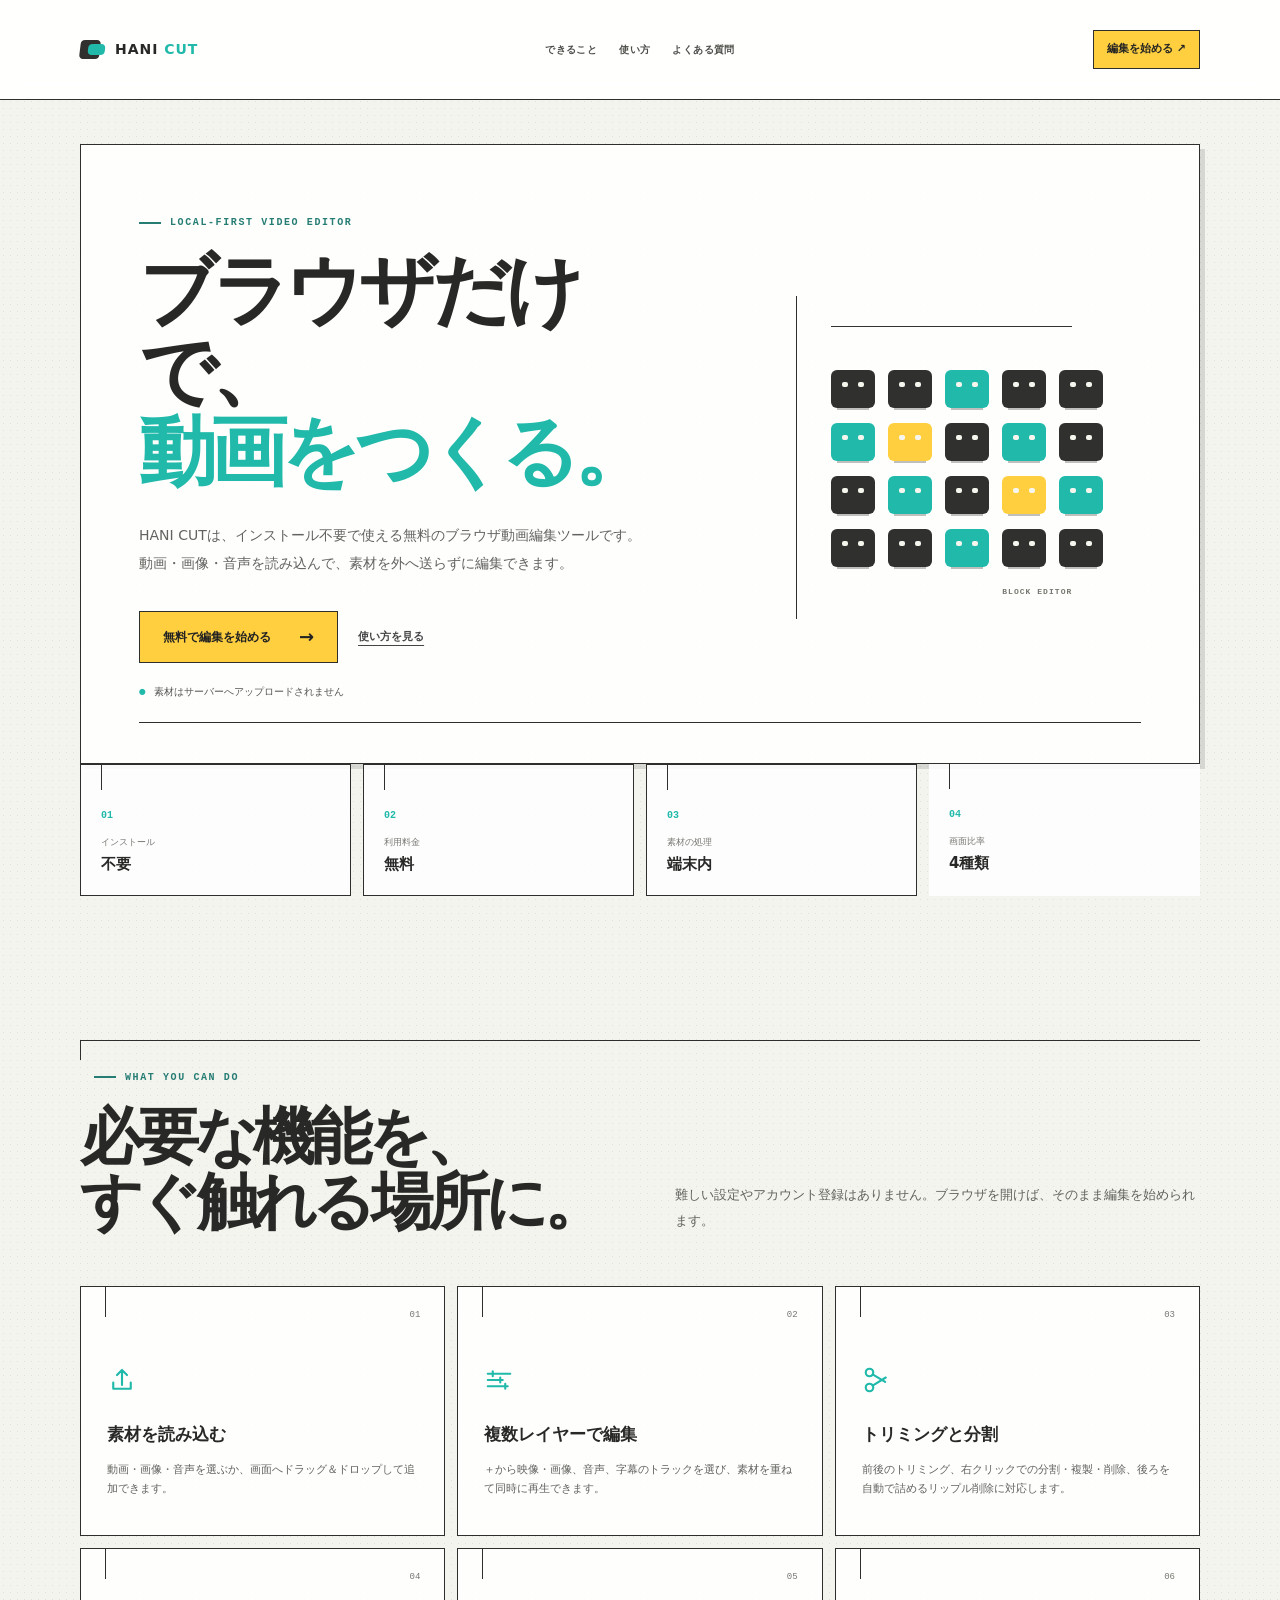
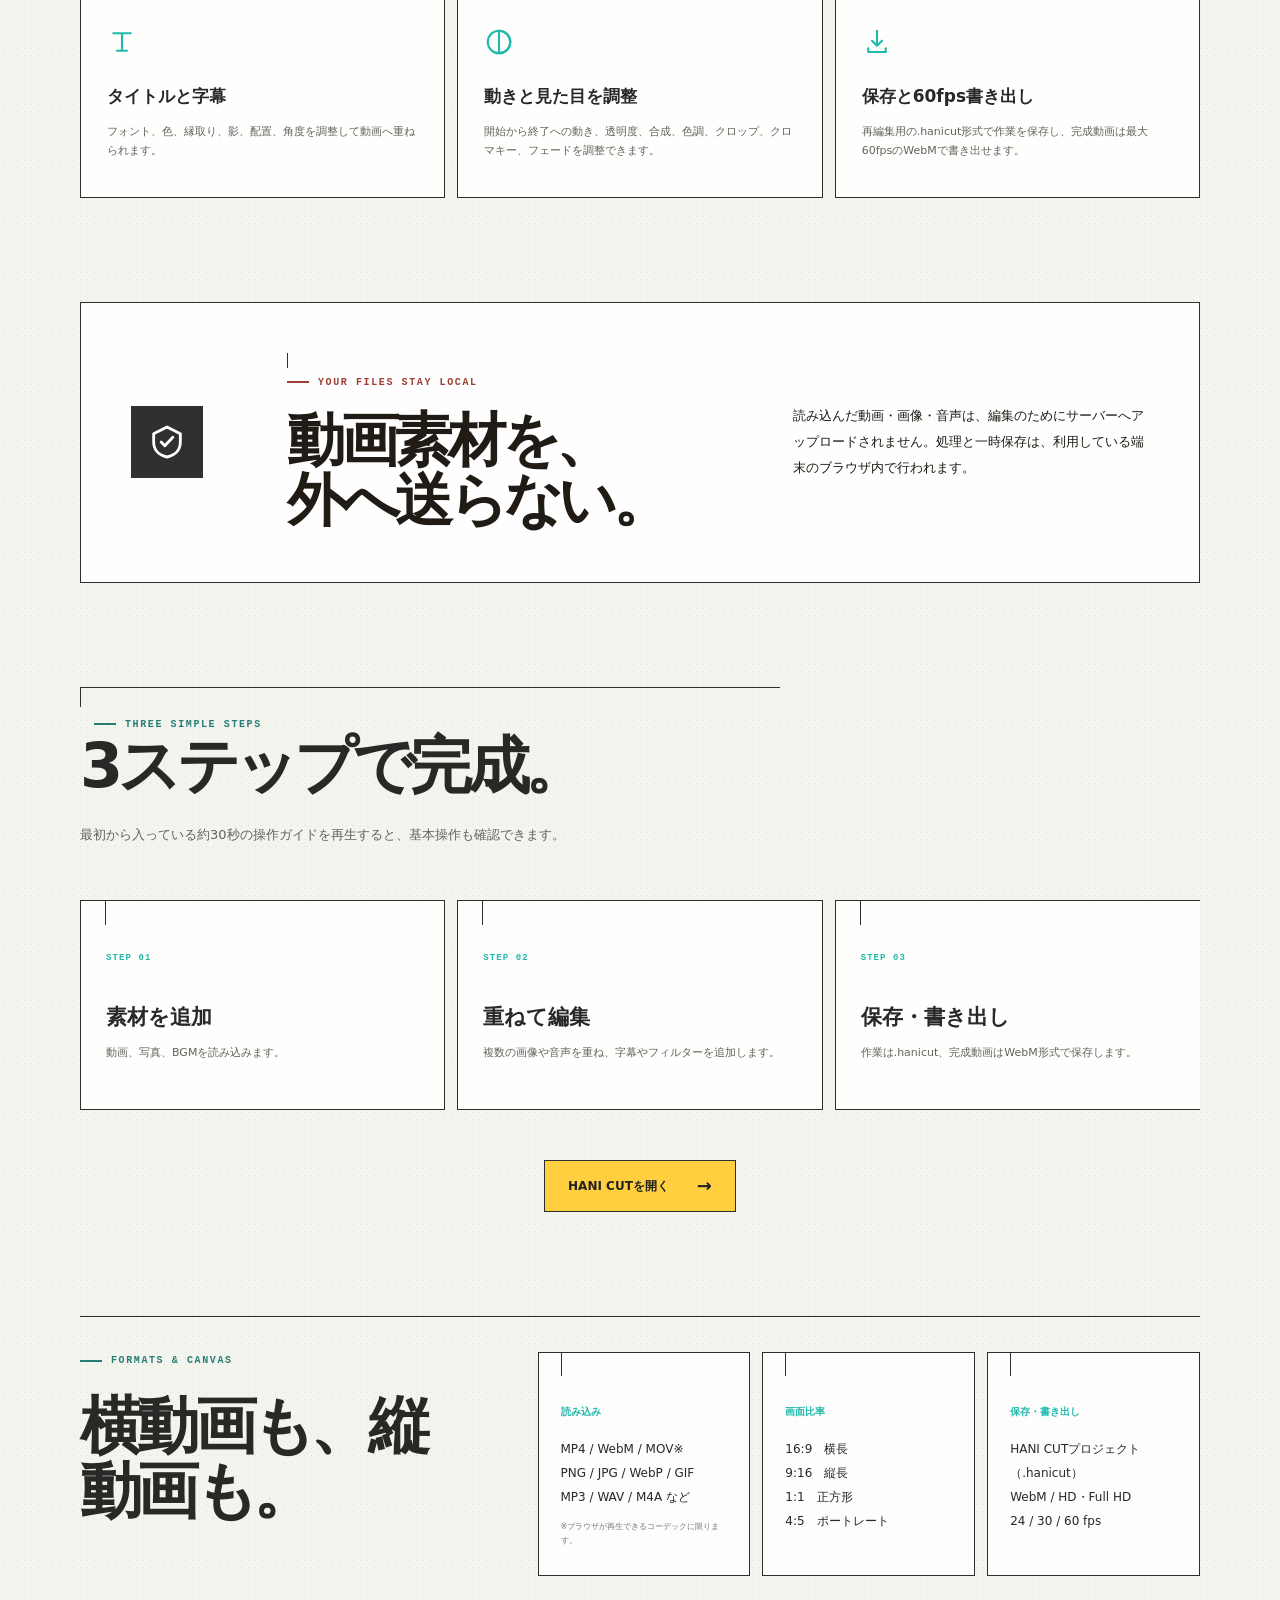
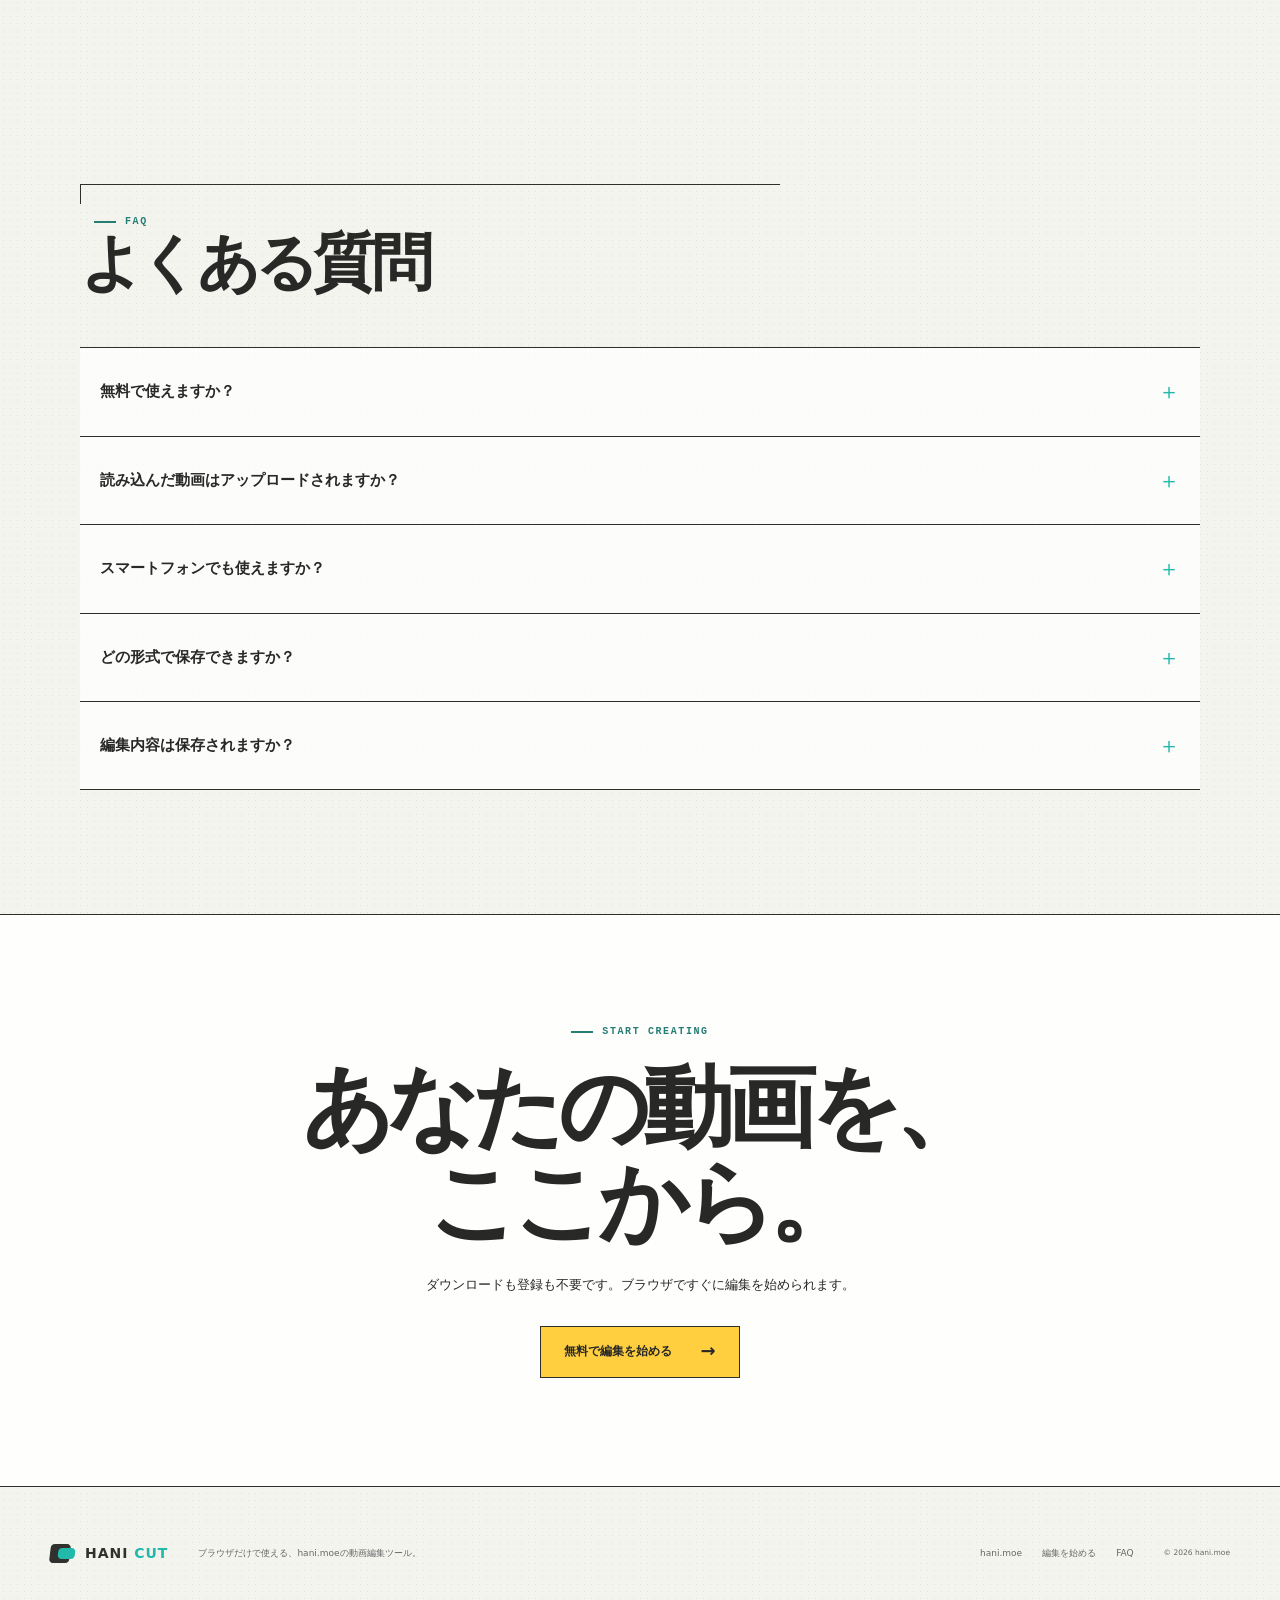
<file: video-editor/index.html>
<!doctype html>
<html lang="ja">
<head>
  <meta charset="utf-8">
  <meta name="viewport" content="width=device-width, initial-scale=1">
  <meta name="theme-color" content="#11110f">
  <meta name="robots" content="index,follow,max-image-preview:large">
  <meta name="description" content="HANI CUTは、インストール不要で使える無料のブラウザ動画編集ツール。複数レイヤー、キーフレーム風アニメーション、色調補正、クロマキー、60fps書き出しに対応します。">
  <link rel="canonical" href="https://hani.moe/video-editor/">
  <meta property="og:type" content="website">
  <meta property="og:site_name" content="hani.moe">
  <meta property="og:title" content="無料のブラウザ動画編集ツール HANI CUT">
  <meta property="og:description" content="インストール不要。素材を外へ送らず、ブラウザだけで動画を編集できます。">
  <meta property="og:url" content="https://hani.moe/video-editor/">
  <meta property="og:image" content="https://hani.moe/studio/og.png">
  <meta property="og:image:width" content="1731">
  <meta property="og:image:height" content="909">
  <meta property="og:image:alt" content="HANI CUTの動画編集タイムライン">
  <meta name="twitter:card" content="summary_large_image">
  <meta name="twitter:title" content="無料のブラウザ動画編集ツール HANI CUT">
  <meta name="twitter:description" content="素材を外へ送らず、ブラウザだけで動画を編集。">
  <meta name="twitter:image" content="https://hani.moe/studio/og.png">
  <title>無料のブラウザ動画編集ツール HANI CUT｜インストール不要</title>
  <link rel="stylesheet" href="style.css?v=top-layout-20260918">
  <script type="application/ld+json">
  {
    "@context": "https://schema.org",
    "@type": "WebApplication",
    "name": "HANI CUT",
    "url": "https://hani.moe/studio/",
    "description": "インストール不要で使える、端末内処理のブラウザ動画編集ツール。複数レイヤー、開始点から終了点へのアニメーション、色調補正、クロマキー、字幕、60fpsのWebM書き出し、再編集用プロジェクト保存に対応しています。",
    "applicationCategory": "MultimediaApplication",
    "operatingSystem": "Web browser",
    "browserRequirements": "JavaScript、Canvas、MediaRecorderに対応したモダンブラウザ",
    "image": "https://hani.moe/studio/og.png",
    "featureList": [
      "動画・画像・音声の読み込み",
      "複数レイヤーのタイムライン編集",
      "トリミングと分割",
      "場所に応じて変わる右クリックメニューとリップル削除",
      "開始点から終了点へのキーフレーム風アニメーション",
      "透明度・合成モード・色調補正・クロマキー",
      "再生速度・ループ・フェード・音声パン",
      "縁取り・影・配置に対応したテキストと字幕",
      "最大60fpsのWebM動画書き出し",
      "再編集用HANI CUTプロジェクトの保存と読み込み",
      "端末内での素材処理"
    ],
    "offers": {
      "@type": "Offer",
      "price": "0",
      "priceCurrency": "JPY"
    },
    "author": {
      "@type": "Person",
      "name": "hani",
      "url": "https://hani.moe/"
    }
  }
  </script>
</head>
<body>
  <header class="site-header">
    <a class="brand" href="/" aria-label="hani.moeのトップへ">
      <span class="brand-mark" aria-hidden="true"><i></i><i></i></span>
      <span>HANI <b>CUT</b></span>
    </a>
    <nav aria-label="ページ内ナビゲーション">
      <a href="#features">できること</a>
      <a href="#howto">使い方</a>
      <a href="#faq">よくある質問</a>
    </nav>
    <a class="header-cta" href="/studio/">編集を始める <span aria-hidden="true">↗</span></a>
  </header>

  <main>
    <section class="hero">
      <div class="hero-copy">
        <p class="eyebrow"><span></span> LOCAL-FIRST VIDEO EDITOR</p>
        <h1>ブラウザだけで、<br><em>動画をつくる。</em></h1>
        <p class="hero-lead">HANI CUTは、インストール不要で使える無料のブラウザ動画編集ツールです。動画・画像・音声を読み込んで、素材を外へ送らずに編集できます。</p>
        <div class="hero-actions">
          <a class="primary-button" href="/studio/">無料で編集を始める <span aria-hidden="true">→</span></a>
          <a class="text-link" href="#howto">使い方を見る</a>
        </div>
        <p class="privacy-note"><span aria-hidden="true">●</span> 素材はサーバーへアップロードされません</p>
      </div>
      <div class="cut-blocks" aria-hidden="true">
        <i></i><i></i><i></i><i></i><i></i>
        <i></i><i></i><i></i><i></i><i></i>
        <i></i><i></i><i></i><i></i><i></i>
        <i></i><i></i><i></i><i></i><i></i>
      </div>
    </section>

    <section class="fact-strip" aria-label="HANI CUTの特徴">
      <p><b>01</b><span>インストール</span><strong>不要</strong></p>
      <p><b>02</b><span>利用料金</span><strong>無料</strong></p>
      <p><b>03</b><span>素材の処理</span><strong>端末内</strong></p>
      <p><b>04</b><span>画面比率</span><strong>4種類</strong></p>
    </section>

    <section class="section features" id="features">
      <div class="section-heading">
        <p class="eyebrow"><span></span> WHAT YOU CAN DO</p>
        <h2>必要な機能を、<br>すぐ触れる場所に。</h2>
        <p>難しい設定やアカウント登録はありません。ブラウザを開けば、そのまま編集を始められます。</p>
      </div>
      <div class="feature-grid">
        <article>
          <span class="feature-number">01</span>
          <svg viewBox="0 0 24 24" aria-hidden="true"><path d="M12 16V4m0 0L8 8m4-4 4 4M5 14v5h14v-5"/></svg>
          <h3>素材を読み込む</h3>
          <p>動画・画像・音声を選ぶか、画面へドラッグ＆ドロップして追加できます。</p>
        </article>
        <article>
          <span class="feature-number">02</span>
          <svg viewBox="0 0 24 24" aria-hidden="true"><path d="M3 7h18M3 12h12M3 17h16"/><path d="M7 5v4m6 1v4m4 1v4"/></svg>
          <h3>複数レイヤーで編集</h3>
          <p>＋から映像・画像、音声、字幕のトラックを選び、素材を重ねて同時に再生できます。</p>
        </article>
        <article>
          <span class="feature-number">03</span>
          <svg viewBox="0 0 24 24" aria-hidden="true"><circle cx="6" cy="6" r="3"/><circle cx="6" cy="18" r="3"/><path d="m8.5 7.5 10 6M8.5 16.5 19 10"/></svg>
          <h3>トリミングと分割</h3>
          <p>前後のトリミング、右クリックでの分割・複製・削除、後ろを自動で詰めるリップル削除に対応します。</p>
        </article>
        <article>
          <span class="feature-number">04</span>
          <svg viewBox="0 0 24 24" aria-hidden="true"><path d="M5 5h14M12 5v14M8 19h8"/></svg>
          <h3>タイトルと字幕</h3>
          <p>フォント、色、縁取り、影、配置、角度を調整して動画へ重ねられます。</p>
        </article>
        <article>
          <span class="feature-number">05</span>
          <svg viewBox="0 0 24 24" aria-hidden="true"><circle cx="12" cy="12" r="9"/><path d="M12 3a9 9 0 0 1 0 18V3Z"/></svg>
          <h3>動きと見た目を調整</h3>
          <p>開始から終了への動き、透明度、合成、色調、クロップ、クロマキー、フェードを調整できます。</p>
        </article>
        <article>
          <span class="feature-number">06</span>
          <svg viewBox="0 0 24 24" aria-hidden="true"><path d="M12 3v12m0 0 4-4m-4 4-4-4M5 17v3h14v-3"/></svg>
          <h3>保存と60fps書き出し</h3>
          <p>再編集用の.hanicut形式で作業を保存し、完成動画は最大60fpsのWebMで書き出せます。</p>
        </article>
      </div>
    </section>

    <section class="local-section">
      <div class="local-card">
        <div class="local-icon" aria-hidden="true">
          <svg viewBox="0 0 24 24"><path d="M12 3 4 7v5c0 5 3.4 8 8 9 4.6-1 8-4 8-9V7l-8-4Z"/><path d="m8.5 12 2.2 2.2 4.8-5"/></svg>
        </div>
        <div>
          <p class="eyebrow"><span></span> YOUR FILES STAY LOCAL</p>
          <h2>動画素材を、<br>外へ送らない。</h2>
        </div>
        <p>読み込んだ動画・画像・音声は、編集のためにサーバーへアップロードされません。処理と一時保存は、利用している端末のブラウザ内で行われます。</p>
      </div>
    </section>

    <section class="section howto" id="howto">
      <div class="section-heading compact">
        <p class="eyebrow"><span></span> THREE SIMPLE STEPS</p>
        <h2>3ステップで完成。</h2>
        <p>最初から入っている約30秒の操作ガイドを再生すると、基本操作も確認できます。</p>
      </div>
      <ol class="step-list">
        <li><span>STEP 01</span><b>素材を追加</b><p>動画、写真、BGMを読み込みます。</p></li>
        <li><span>STEP 02</span><b>重ねて編集</b><p>複数の画像や音声を重ね、字幕やフィルターを追加します。</p></li>
        <li><span>STEP 03</span><b>保存・書き出し</b><p>作業は.hanicut、完成動画はWebM形式で保存します。</p></li>
      </ol>
      <a class="primary-button centered" href="/studio/">HANI CUTを開く <span aria-hidden="true">→</span></a>
    </section>

    <section class="section formats">
      <div>
        <p class="eyebrow"><span></span> FORMATS &amp; CANVAS</p>
        <h2>横動画も、縦動画も。</h2>
      </div>
      <div class="format-columns">
        <div><span>読み込み</span><p>MP4 / WebM / MOV※<br>PNG / JPG / WebP / GIF<br>MP3 / WAV / M4A など</p><small>※ブラウザが再生できるコーデックに限ります。</small></div>
        <div><span>画面比率</span><p>16:9　横長<br>9:16　縦長<br>1:1　正方形<br>4:5　ポートレート</p></div>
        <div><span>保存・書き出し</span><p>HANI CUTプロジェクト（.hanicut）<br>WebM / HD・Full HD<br>24 / 30 / 60 fps</p></div>
      </div>
    </section>

    <section class="section faq" id="faq">
      <div class="section-heading compact">
        <p class="eyebrow"><span></span> FAQ</p>
        <h2>よくある質問</h2>
      </div>
      <div class="faq-list">
        <details><summary>無料で使えますか？ <span>＋</span></summary><p>はい。HANI CUTは無料で利用できます。アカウント登録も必要ありません。</p></details>
        <details><summary>読み込んだ動画はアップロードされますか？ <span>＋</span></summary><p>いいえ。素材の読み込み、編集、一時保存、書き出しは、利用中の端末とブラウザ内で行われます。</p></details>
        <details><summary>スマートフォンでも使えますか？ <span>＋</span></summary><p>画面はスマートフォンにも対応しています。ただし、長い動画や高解像度の書き出しにはパソコンの利用をおすすめします。</p></details>
        <details><summary>どの形式で保存できますか？ <span>＋</span></summary><p>完成動画はWebM形式、再編集用の作業データは.hanicut形式で保存できます。WebMはSD、HD、Full HDと24・30・60fpsから選べます。旧.komaprojectと.haniprojectも引き続き開けます。</p></details>
        <details><summary>編集内容は保存されますか？ <span>＋</span></summary><p>ブラウザ内へ自動保存されるほか、「作業を保存」で素材を含む.hanicutファイルをダウンロードできます。「作業を開く」から読み込めば編集を再開できます。</p></details>
      </div>
    </section>

    <section class="final-cta">
      <p class="eyebrow"><span></span> START CREATING</p>
      <h2>あなたの動画を、<br>ここから。</h2>
      <p>ダウンロードも登録も不要です。ブラウザですぐに編集を始められます。</p>
      <a class="primary-button" href="/studio/">無料で編集を始める <span aria-hidden="true">→</span></a>
    </section>
  </main>

  <footer>
    <a class="brand footer-brand" href="/"><span class="brand-mark" aria-hidden="true"><i></i><i></i></span><span>HANI <b>CUT</b></span></a>
    <p>ブラウザだけで使える、hani.moeの動画編集ツール。</p>
    <nav aria-label="フッターナビゲーション"><a href="/">hani.moe</a><a href="/studio/">編集を始める</a><a href="#faq">FAQ</a></nav>
    <small>© 2026 hani.moe</small>
  </footer>
</body>
</html>
</file>
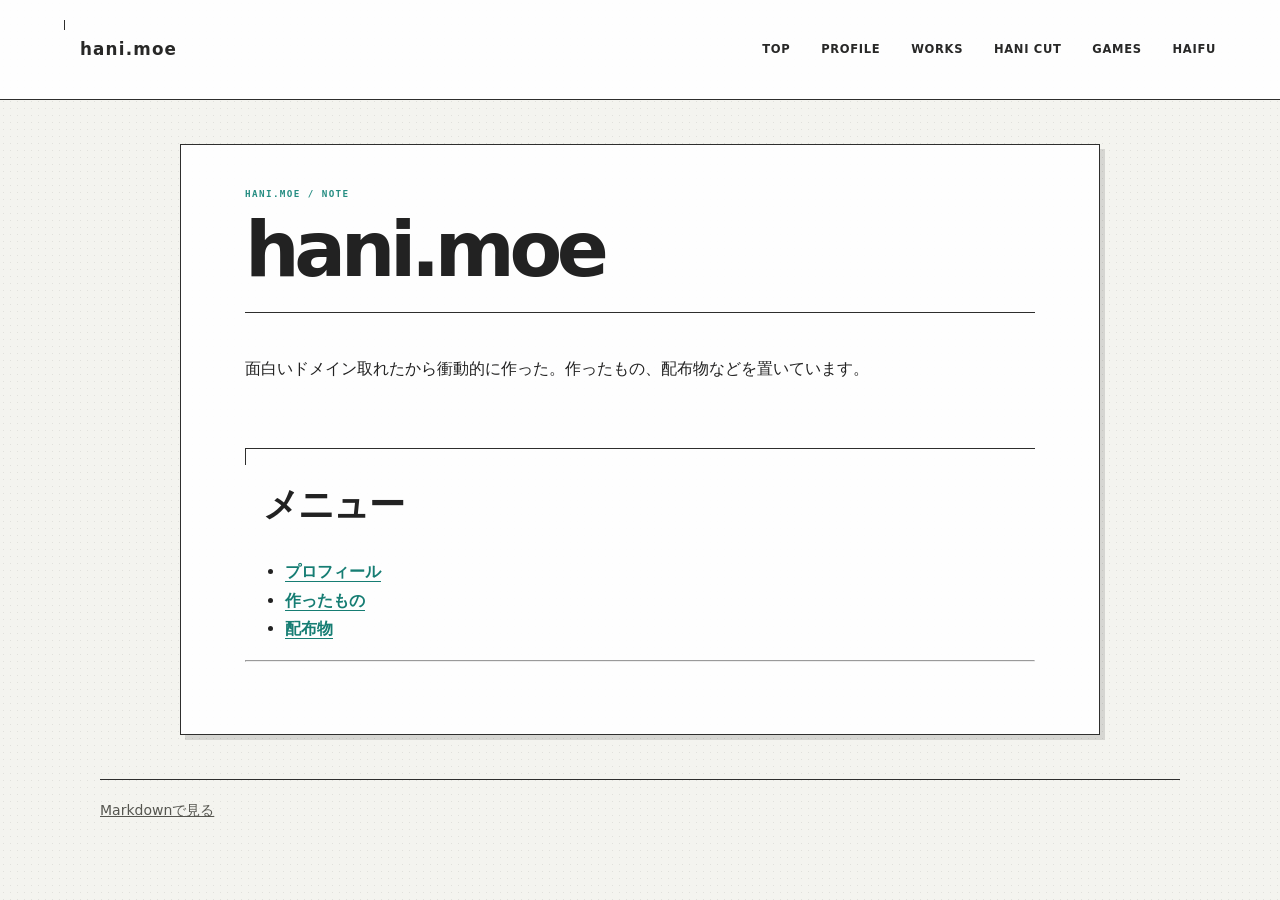
<file: view.html>
<!doctype html>
<html lang="ja">
<head>
  <meta charset="utf-8">
  <title>hani.moe</title>
  <meta name="viewport" content="width=device-width, initial-scale=1">
  <base href="/">
  <link rel="stylesheet" href="style.css?v=site-unify-20260918">
</head>
<body>
  <header class="site-header">
    <div class="site-title">hani.moe</div>
    <nav>
      <a href="/index.html?src=index.md">TOP</a>
      <a href="/index.html?src=profile.md">PROFILE</a>
      <a href="/index.html?src=works.md">WORKS</a>
      <a href="/video-editor/">HANI CUT</a>
      <a href="/index.html?src=games.md">GAMES</a>
      <a href="/index.html?src=haifu.md">HAIFU</a>
    </nav>
  </header>

  <main id="content" class="content-box">
    読み込み中...
  </main>

  <footer class="site-footer">
    <a id="raw-link" href="#">Markdownで見る</a>
  </footer>
  <button
    type="button"
    id="back-to-top"
    class="back-to-top"
    aria-label="ページの一番上に戻る"
    title="上に戻る"
>
  <img src="images/back-to-top.png" alt="">
  </button>
  <script>
    const viewerFile = location.pathname.endsWith("view.html") ? "view.html" : "index.html";
    let diaryPostsCache = null;

    function escapeHtml(text) {
      return String(text ?? "").replace(/[&<>'"]/g, char => ({
        "&": "&amp;",
        "<": "&lt;",
        ">": "&gt;",
        "'": "&#39;",
        '"': "&quot;"
      }[char]));
    }

    function escapeAttr(text) {
      return escapeHtml(text).replace(/`/g, "&#96;");
    }

    function isSafeMarkdownPath(path) {
      if (!path) return false;
      if (path.includes("://")) return false;
      if (path.startsWith("/") || path.startsWith("\\")) return false;
      if (path.includes("?") || path.includes("&")) return false;
      if (path.split("/").includes("..")) return false;
      return path.endsWith(".md");
    }

    function isRelativeAssetPath(path) {
      if (!path) return false;
      if (path.startsWith("#") || path.startsWith("/") || path.startsWith("\\")) return false;
      if (/^[a-z][a-z0-9+.-]*:/i.test(path)) return false;
      if (path.split("/").includes("..")) return false;
      return true;
    }

    function splitFrontMatter(markdown) {
      const match = String(markdown || "").match(/^---\s*\n([\s\S]*?)\n---\s*\n?/);
      if (!match) return { meta: {}, body: markdown || "" };

      const meta = {};
      match[1].split(/\r?\n/).forEach(line => {
        const pair = line.match(/^([A-Za-z0-9_-]+):\s*(.*)$/);
        if (!pair) return;
        let value = pair[2].trim();
        value = value.replace(/^["']|["']$/g, "");
        meta[pair[1]] = value;
      });

      return { meta, body: String(markdown || "").slice(match[0].length) };
    }

    function normalizePath(path) {
      const parts = [];
      String(path || "").split("/").forEach(part => {
        if (!part || part === ".") return;
        if (part === "..") parts.pop();
        else parts.push(part);
      });
      return parts.join("/");
    }

    function resolveAssetPath(currentSrc, href) {
      if (href.startsWith("/")) return href.slice(1);
      const base = currentSrc.split("/").slice(0, -1).join("/");
      return normalizePath((base ? base + "/" : "") + href);
    }

    function cleanMarkdownPath(path) {
      let cleaned = String(path || "").trim().replace(/\\/g, "/");

      // 古いリンクや相対パスの影響で、src の中に
      // diary/index.html?src=diary/xxxx.md のような値が入っても復旧する。
      for (let i = 0; i < 4; i++) {
        try {
          cleaned = decodeURIComponent(cleaned);
        } catch (e) {
          // すでに普通の文字列ならそのまま使う
        }

        const srcMark = cleaned.lastIndexOf("?src=");
        const srcMarkAmp = cleaned.lastIndexOf("&src=");
        const mark = Math.max(srcMark, srcMarkAmp);
        if (mark < 0) break;
        cleaned = cleaned.slice(mark + 5);
      }

      cleaned = cleaned.split("#")[0];
      cleaned = cleaned.replace(/^\.\//, "").replace(/^\/+/, "");
      return normalizePath(cleaned);
    }

    function pageUrl(src) {
      return "/" + viewerFile + "?src=" + encodeURIComponent(cleanMarkdownPath(src));
    }

    function resolvePostFilePath(file) {
      const cleaned = cleanMarkdownPath(file);
      if (!cleaned) return "";
      if (!cleaned.includes("/") && cleaned.endsWith(".md")) {
        return "diary/" + cleaned;
      }
      return cleaned;
    }

    function isDiaryEntryPath(path) {
      return path.startsWith("diary/")
        && path !== "diary/index.md"
        && path.endsWith(".md");
    }

    function parseInline(text) {
      let out = String(text ?? "");

      const codeStore = [];
      out = out.replace(/`([^`]+)`/g, (_, code) => {
        const key = `@@CODE${codeStore.length}@@`;
        codeStore.push(`<code>${escapeHtml(code)}</code>`);
        return key;
      });

      out = out.replace(/!\[([^\]]*)\]\(([^)]+)\)/g, (_, alt, src) => {
        return `<img src="${escapeAttr(src.trim())}" alt="${escapeAttr(alt)}">`;
      });

      out = out.replace(/\[([^\]]+)\]\(([^)]+)\)/g, (_, label, href) => {
        return `<a href="${escapeAttr(href.trim())}">${label}</a>`;
      });

      out = out.replace(/~~([^~]+)~~/g, "<del>$1</del>");
      out = out.replace(/\*\*([^*]+)\*\*/g, "<strong>$1</strong>");
      out = out.replace(/__([^_]+)__/g, "<strong>$1</strong>");
      out = out.replace(/(^|\s)\*([^*]+)\*/g, "$1<em>$2</em>");
      out = out.replace(/(^|\s)_([^_]+)_/g, "$1<em>$2</em>");

      codeStore.forEach((html, i) => {
        out = out.replace(`@@CODE${i}@@`, html);
      });

      return out;
    }

    function isTableSeparator(line) {
      return /^\s*\|?\s*:?-{3,}:?\s*(\|\s*:?-{3,}:?\s*)+\|?\s*$/.test(line);
    }

    function splitTableRow(line) {
      let trimmed = line.trim();
      if (trimmed.startsWith("|")) trimmed = trimmed.slice(1);
      if (trimmed.endsWith("|")) trimmed = trimmed.slice(0, -1);
      return trimmed.split("|").map(cell => cell.trim());
    }

    function renderTable(lines) {
      const head = splitTableRow(lines[0]);
      const body = lines.slice(2).map(splitTableRow);
      return `<table><thead><tr>${head.map(cell => `<th>${parseInline(cell)}</th>`).join("")}</tr></thead><tbody>`
        + body.map(row => `<tr>${row.map(cell => `<td>${parseInline(cell)}</td>`).join("")}</tr>`).join("")
        + `</tbody></table>`;
    }

    function parseMarkdown(markdown) {
      const lines = String(markdown || "").replace(/\r\n/g, "\n").split("\n");
      const html = [];
      let i = 0;
      let paragraph = [];
      let listType = "";
      let quote = [];

      function flushParagraph() {
        if (!paragraph.length) return;
        html.push(`<p>${parseInline(paragraph.join("<br>\n"))}</p>`);
        paragraph = [];
      }

      function closeList() {
        if (!listType) return;
        html.push(`</${listType}>`);
        listType = "";
      }

      function flushQuote() {
        if (!quote.length) return;
        html.push(`<blockquote>${quote.map(line => `<p>${parseInline(line)}</p>`).join("")}</blockquote>`);
        quote = [];
      }

      while (i < lines.length) {
        const line = lines[i];
        const trimmed = line.trim();

        if (trimmed.startsWith("```")) {
          flushParagraph(); closeList(); flushQuote();
          const code = [];
          i++;
          while (i < lines.length && !lines[i].trim().startsWith("```")) {
            code.push(lines[i]);
            i++;
          }
          html.push(`<pre><code>${escapeHtml(code.join("\n"))}</code></pre>`);
          i++;
          continue;
        }

        if (!trimmed) {
          flushParagraph(); closeList(); flushQuote();
          i++;
          continue;
        }

        if (trimmed.startsWith("|") && i + 1 < lines.length && isTableSeparator(lines[i + 1])) {
          flushParagraph(); closeList(); flushQuote();
          const tableLines = [lines[i], lines[i + 1]];
          i += 2;
          while (i < lines.length && lines[i].trim().startsWith("|")) {
            tableLines.push(lines[i]);
            i++;
          }
          html.push(renderTable(tableLines));
          continue;
        }

        const heading = line.match(/^(#{1,6})\s+(.+)$/);
        if (heading) {
          flushParagraph(); closeList(); flushQuote();
          const level = heading[1].length;
          html.push(`<h${level}>${parseInline(heading[2].trim())}</h${level}>`);
          i++;
          continue;
        }

        if (/^---+$/.test(trimmed)) {
          flushParagraph(); closeList(); flushQuote();
          html.push("<hr>");
          i++;
          continue;
        }

        const list = line.match(/^\s*[-*+]\s+(.+)$/);
        if (list) {
          flushParagraph(); flushQuote();
          if (listType !== "ul") {
            closeList();
            html.push("<ul>");
            listType = "ul";
          }
          html.push(`<li>${parseInline(list[1])}</li>`);
          i++;
          continue;
        }

        const orderedList = line.match(/^\s*\d+\.\s+(.+)$/);
        if (orderedList) {
          flushParagraph(); flushQuote();
          if (listType !== "ol") {
            closeList();
            html.push("<ol>");
            listType = "ol";
          }
          html.push(`<li>${parseInline(orderedList[1])}</li>`);
          i++;
          continue;
        }

        const quoteLine = line.match(/^>\s?(.*)$/);
        if (quoteLine) {
          flushParagraph(); closeList();
          quote.push(quoteLine[1]);
          i++;
          continue;
        }

        if (trimmed.startsWith("<") && trimmed.endsWith(">")) {
          flushParagraph(); closeList(); flushQuote();
          html.push(line);
          i++;
          continue;
        }

        paragraph.push(line);
        i++;
      }

      flushParagraph(); closeList(); flushQuote();
      return html.join("\n");
    }

    async function loadDiaryPosts() {
      if (diaryPostsCache) return diaryPostsCache;

      const res = await fetch("/diary/posts.json", { cache: "no-store" });
      if (!res.ok) throw new Error("posts.json not found");
      diaryPostsCache = await res.json();
      return diaryPostsCache;
    }

    function findEmbeddedDiaryPost(posts, src) {
      const target = cleanMarkdownPath(src);
      return posts.find(post => resolvePostFilePath(post.file || post.src) === target);
    }

    function cardHtml(post) {
      const file = resolvePostFilePath(post.file || post.src);
      const title = post.title || "無題の日記";
      const date = post.date || "";
      const category = post.category || post.tag || "";
      const description = post.description || post.excerpt || "";
      let thumbnail = post.thumbnail || "";
      if (thumbnail && isRelativeAssetPath(thumbnail)) {
        thumbnail = cleanMarkdownPath(thumbnail);
      }
      const thumb = thumbnail
        ? `<div class="diary-card-thumb"><img src="${escapeHtml(thumbnail)}" alt=""></div>`
        : `<div class="diary-card-thumb diary-card-noimage">diary</div>`;

      return `
        <a class="diary-card" href="${pageUrl(file)}">
          ${thumb}
          <div class="diary-card-body">
            <div class="diary-card-meta">
              ${date ? `<span>${escapeHtml(date)}</span>` : ""}
              ${category ? `<span>${escapeHtml(category)}</span>` : ""}
            </div>
            <h2 class="diary-card-title">${escapeHtml(title)}</h2>
            ${description ? `<p class="diary-card-excerpt">${escapeHtml(description)}</p>` : ""}
          </div>
        </a>`;
    }

    async function renderDiaryIndex(md) {
      let intro = splitFrontMatter(md).body;
      intro = intro.replace(/<div class="diary-list">[\s\S]*?<\/div>\s*/g, "");
      intro = intro.replace(/##\s*最新の日記[\s\S]*?(?=\n---|$)/g, "");
      intro = intro.replace(/\[トップへ戻る\]\([^)]*\)\s*/g, "");

      try {
        const posts = await loadDiaryPosts();
        posts.sort((a, b) => String(b.date || "").localeCompare(String(a.date || "")));

        const cards = posts.map(cardHtml).join("\n");
        return parseMarkdown(intro)
          + `<section class="diary-index-section">
              <div class="diary-index-head">
                <h2>記事一覧</h2>
                <span>${posts.length} entries</span>
              </div>
              <div class="diary-card-grid">${cards}</div>
            </section>`;
      } catch (e) {
        return parseMarkdown(intro)
          + `<p class="notice">日記一覧を読み込めませんでした。</p>`;
      }
    }

    async function renderMarkdown(src, markdown) {
      const parsed = splitFrontMatter(markdown);
      let md = parsed.body;

      if (src === "diary/index.md") {
        return await renderDiaryIndex(markdown);
      }

      if (isDiaryEntryPath(src)) {
        const date = parsed.meta.date || "";
        const category = parsed.meta.category || parsed.meta.tag || "";
        const title = parsed.meta.title || "";

        md = md.replace(/^\s*#\s*([0-9]{4}(?:[-/.][0-9]{1,2}){2})\s*\n?/, "");
        if (title) {
          md = md.replace(/^\s*#\s+.*\n?/, "");
        }
        md = md.replace(/<span class="meta">[\s\S]*?<\/span>\s*/i, "");

        const head = `
          <article class="diary-article">
            ${title ? `<h1>${escapeHtml(title)}</h1>` : ""}
            ${(date || category) ? `<div class="diary-date-subtle">${escapeHtml([date, category].filter(Boolean).join(" / "))}</div>` : ""}
          </article>`;

        return head + parseMarkdown(md);
      }

      return parseMarkdown(md);
    }

    function rewriteMarkdownLinks(currentSrc) {
      document.querySelectorAll("#content a").forEach(a => {
        const href = a.getAttribute("href");
        if (!href) return;
        if (href.startsWith("#") || href.startsWith("mailto:") || /^[a-z][a-z0-9+.-]*:/i.test(href)) return;

        // すでに index.html?src=... / view.html?src=... の形になっているリンクは、
        // Markdown本文へのリンクではなく「表示用ページへのリンク」なので二重変換しない。
        if (href.includes("?")) return;

        const hashIndex = href.indexOf("#");
        const pathPart = hashIndex >= 0 ? href.slice(0, hashIndex) : href;
        const hashPart = hashIndex >= 0 ? href.slice(hashIndex) : "";

        if (pathPart.endsWith(".md")) {
          const resolved = resolveAssetPath(currentSrc, pathPart);
          if (isSafeMarkdownPath(resolved)) {
            a.setAttribute("href", pageUrl(resolved) + hashPart);
          }
        }
      });
    }

    function rewriteRelativeImages(currentSrc) {
      document.querySelectorAll("#content img").forEach(img => {
        const src = img.getAttribute("src");
        if (!isRelativeAssetPath(src)) return;
        img.setAttribute("src", resolveAssetPath(currentSrc, src));
        img.addEventListener("error", () => {
          img.classList.add("image-missing");
          img.setAttribute("alt", "");
        }, { once: true });
      });
    }

    function rawMarkdownUrl(src) {
      return "/" + encodeURI(src) + "?raw=1";
    }

    async function fetchMarkdownFile(src) {
      const candidates = Array.from(new Set([rawMarkdownUrl(src), "/" + src, "/" + encodeURI(src)]));
      for (const url of candidates) {
        const res = await fetch(url, { cache: "no-store" });
        if (res.ok) return await res.text();
      }
      throw new Error("not found");
    }

    async function loadPageMarkdown(src) {
      const key = cleanMarkdownPath(src);
      return await fetchMarkdownFile(key);
    }

    async function main() {
      const params = new URLSearchParams(location.search);
      const src = cleanMarkdownPath(params.get("src") || "index.md");
      const content = document.getElementById("content");

      if (src === "diary.md" || src.startsWith("diary/")) {
        location.replace("/");
        return;
      }

      if (!isSafeMarkdownPath(src)) {
        content.textContent = "読み込めないパスです。";
        return;
      }

      try {
        const md = await loadPageMarkdown(src);
        content.innerHTML = await renderMarkdown(src, md);
        document.getElementById("raw-link").href = rawMarkdownUrl(src);
        rewriteMarkdownLinks(src);
        rewriteRelativeImages(src);
      } catch (e) {
        content.textContent = "Markdownを読み込めませんでした。.md ファイルがアップロードされているか確認してください: " + src;
      }
    }
  const backToTopButton = document.getElementById("back-to-top");

function updateBackToTopButton() {
  if (!backToTopButton) return;

  backToTopButton.classList.toggle("is-visible", window.scrollY > 320);
}

if (backToTopButton) {
  window.addEventListener("scroll", updateBackToTopButton, { passive: true });

  backToTopButton.addEventListener("click", () => {
    window.scrollTo({
      top: 0,
      behavior: "smooth"
    });
  });

  updateBackToTopButton();
}
    main();
  </script>
</body>
</html>
</file>
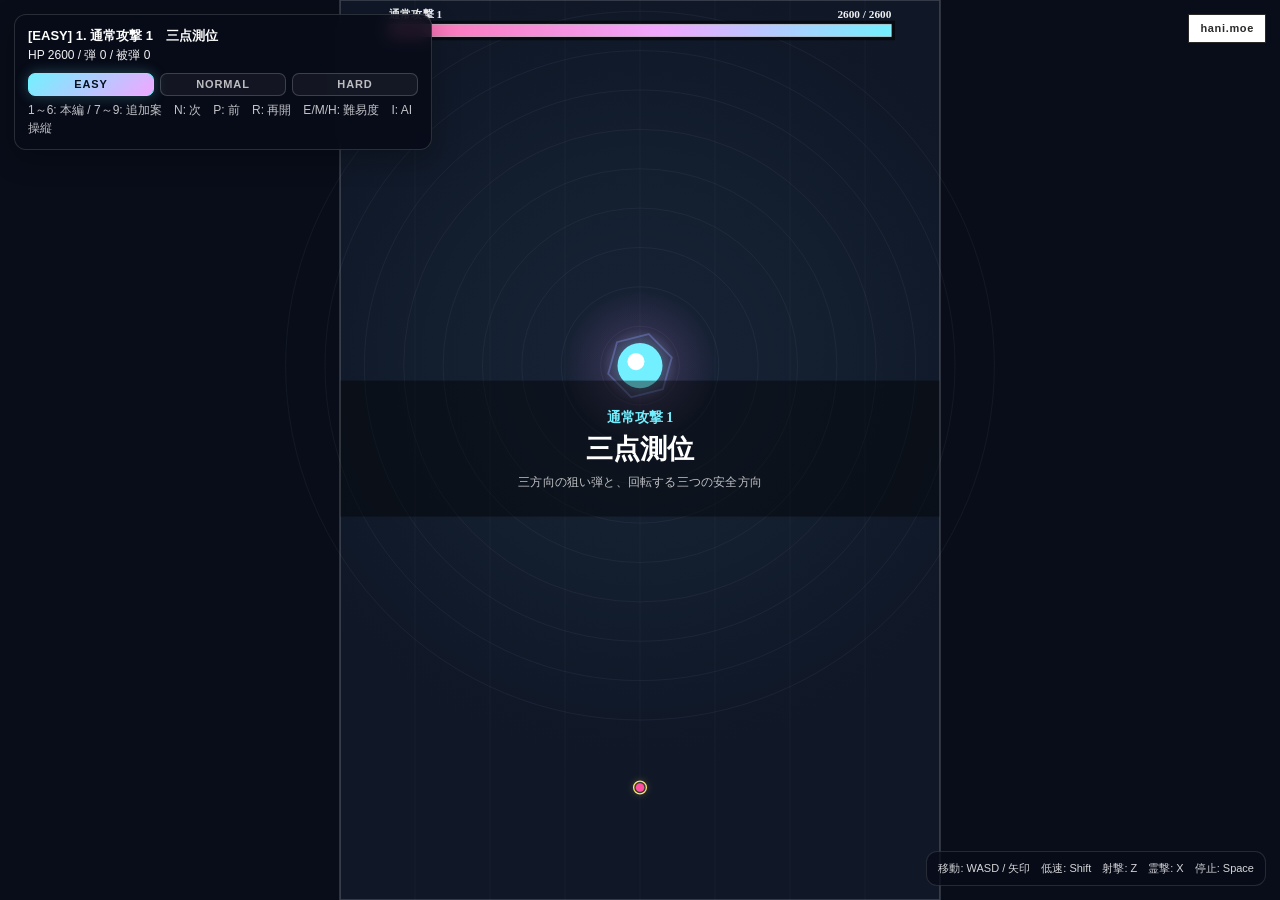
<file: games/boss-pattern.html>
<!DOCTYPE html>
<html lang="ja">
<head>
<meta charset="UTF-8" />
<meta name="viewport" content="width=device-width, initial-scale=1.0" />
<title>三重螺旋ボス戦・Easy / Normal / Hard</title>
<style>
  :root {
    --panel: rgba(7, 11, 24, 0.86);
    --border: rgba(255,255,255,0.14);
    --text: rgba(255,255,255,0.95);
  }
  html, body {
    margin: 0;
    width: 100%;
    height: 100%;
    overflow: hidden;
    background: #080d19;
    color: var(--text);
    font-family: "Segoe UI", "Yu Gothic UI", sans-serif;
  }
  canvas { display:block; width:100vw; height:100vh; }
  .panel {
    position: fixed;
    left: 14px;
    top: 14px;
    width: min(390px, calc(100vw - 28px));
    padding: 11px 13px;
    border: 1px solid var(--border);
    border-radius: 12px;
    background: var(--panel);
    backdrop-filter: blur(8px);
    box-shadow: 0 8px 28px rgba(0,0,0,0.28);
    font-size: 12px;
    line-height: 1.55;
    user-select: none;
    pointer-events: none;
  }
  .panel b { color:#fff; font-size:13px; }
  .phase-list { opacity:0.8; margin-top:5px; }
  .difficulty {
    display:flex;
    gap:6px;
    margin:8px 0 4px;
    pointer-events:auto;
  }
  .difficulty button {
    flex:1;
    appearance:none;
    border:1px solid rgba(255,255,255,0.18);
    border-radius:7px;
    padding:5px 7px;
    color:rgba(255,255,255,0.72);
    background:rgba(255,255,255,0.05);
    font:700 11px/1 "Segoe UI", sans-serif;
    letter-spacing:.08em;
    cursor:pointer;
  }
  .difficulty button:hover { background:rgba(255,255,255,0.11); }
  .difficulty button.active {
    color:#07111d;
    border-color:#73f0ff;
    background:linear-gradient(135deg,#73f0ff,#f0a7ff);
    box-shadow:0 0 14px rgba(115,240,255,0.28);
  }
  .corner {
    position: fixed;
    right: 14px;
    bottom: 14px;
    padding: 9px 11px;
    border: 1px solid var(--border);
    border-radius: 11px;
    background: var(--panel);
    font-size: 11px;
    opacity: 0.88;
    user-select: none;
    pointer-events: none;
  }
  .home-link {
    position: fixed;
    z-index: 3;
    right: 14px;
    top: 14px;
    padding: 8px 11px;
    color: #292928;
    background: #ffffff;
    border: 1px solid #292928;
    font: 800 11px/1 "Segoe UI", "Yu Gothic UI", sans-serif;
    letter-spacing: .06em;
    text-decoration: none;
  }
  .home-link:hover { background: #ffcf3f; }
</style>
</head>
<body>
<canvas id="c"></canvas>
<a class="home-link" href="/">hani.moe</a>
<div class="panel">
  <b id="phaseText">読み込み中</b>
  <div id="statusText"></div>
  <div class="difficulty" aria-label="難易度">
    <button type="button" data-difficulty="easy">EASY</button>
    <button type="button" data-difficulty="normal">NORMAL</button>
    <button type="button" data-difficulty="hard">HARD</button>
  </div>
  <div class="phase-list">1～6: 本編 / 7～9: 追加案　N: 次　P: 前　R: 再開　E/M/H: 難易度　I: AI操縦</div>
</div>
<div class="corner">移動: WASD / 矢印　低速: Shift　射撃: Z　霊撃: X　停止: Space</div>
<script>
(() => {
  'use strict';

  const canvas = document.getElementById('c');
  const ctx = canvas.getContext('2d');
  const phaseText = document.getElementById('phaseText');
  const statusText = document.getElementById('statusText');
  const difficultyButtons = [...document.querySelectorAll('[data-difficulty]')];

  let vw = 0, vh = 0, dpr = 1;
  const stage = { x:0, y:0, w:640, h:960, scale:1, drawW:0, drawH:0, cx:320, cy:390 };

  const fixedPalette = ['#73f0ff', '#8c9eff', '#f0a7ff', '#ff6fae'];

  const difficultyDefs = {
    easy: {
      label:'EASY', hp:1, speed:1,
      one:{aim:24,lanes:3,layers:3,laneStep:0.23,ring:92,ringCount:42,gap:0.19},
      two:{turn:132,spiral:4,fan:66,fanCount:7,ring:132,ringCount:18},
      three:{rain:8,aim:78,fanCount:5},
      corridor:{wave:70,count:54,rings:2,gap:0.16,stream:12},
      delayed:{cycle:250,draw:122,spawn:2,seq:90,release:205,aim:0.34,ring:110,ringCount:18},
      final:{turns:5,spawn:2.05,pause:10,wait:70,waitStep:0.24,orbit:0.112},
      reverse:{cycle:180,draw:138,spawn:3,ringCount:24,fan:96,fanCount:5},
      mirror:{aim:11,fanCount:3,wall:88,wallCount:16},
      triangle:{edge:9,aim:72,fanCount:3}
    },
    normal: {
      label:'NORMAL', hp:1.18, speed:1.09,
      one:{aim:20,lanes:5,layers:3,laneStep:0.16,ring:82,ringCount:54,gap:0.155},
      two:{turn:118,spiral:3,fan:54,fanCount:9,ring:118,ringCount:24},
      three:{rain:6,aim:64,fanCount:7},
      corridor:{wave:60,count:64,rings:2,gap:0.145,stream:10},
      delayed:{cycle:232,draw:128,spawn:2,seq:104,release:190,aim:0.42,ring:94,ringCount:24},
      final:{turns:5.5,spawn:2.35,pause:8,wait:64,waitStep:0.22,orbit:0.119},
      reverse:{cycle:166,draw:132,spawn:2,ringCount:30,fan:82,fanCount:7},
      mirror:{aim:9,fanCount:5,wall:76,wallCount:20},
      triangle:{edge:7,aim:60,fanCount:5}
    },
    hard: {
      label:'HARD', hp:1.38, speed:1.18,
      one:{aim:16,lanes:5,layers:4,laneStep:0.14,ring:70,ringCount:66,gap:0.13},
      two:{turn:104,spiral:2,fan:44,fanCount:11,ring:104,ringCount:30},
      three:{rain:5,aim:52,fanCount:9},
      corridor:{wave:52,count:72,rings:3,gap:0.125,stream:8},
      delayed:{cycle:216,draw:142,spawn:1,seq:124,release:178,aim:0.50,ring:78,ringCount:30},
      final:{turns:6,spawn:2.7,pause:6,wait:58,waitStep:0.20,orbit:0.126},
      reverse:{cycle:152,draw:126,spawn:1,ringCount:36,fan:68,fanCount:9},
      mirror:{aim:7,fanCount:5,wall:64,wallCount:24},
      triangle:{edge:5,aim:48,fanCount:7}
    }
  };

  const phaseDefs = [
    {
      type:'通常攻撃 1',
      name:'三点測位',
      subtitle:'三方向の狙い弾と、回転する三つの安全方向',
      hp:2600,
      bg:'#101828'
    },
    {
      type:'通常攻撃 2',
      name:'反転残光',
      subtitle:'一定間隔で回転方向が反転する二重流',
      hp:2900,
      bg:'#111728'
    },
    {
      type:'通常攻撃 3',
      name:'周回端子',
      subtitle:'三つの周回発射点から降る曲線弾',
      hp:3200,
      bg:'#101a29'
    },
    {
      type:'スペルカード 1',
      name:'環符「三相回廊」',
      subtitle:'三つの移動する穴を追う輪状弾幕',
      hp:4300,
      bg:'#15152a'
    },
    {
      type:'スペルカード 2',
      name:'虚符「遅延螺旋」',
      subtitle:'停止して描かれた螺旋が、予告後に三方向へ一斉解放される',
      hp:5200,
      bg:'#161326'
    },
    {
      type:'最終スペルカード',
      name:'終符「三重螺旋・輪廻反転」',
      subtitle:'高密度の螺旋が中心へ収束し、周回後に放たれる',
      hp:6800,
      bg:'#101828'
    },
    {
      type:'追加案 A',
      name:'逆符「回天返し」',
      subtitle:'低密度の三重螺旋が波ごとに反転する旧第2スペル案',
      hp:5000,
      bg:'#12162b'
    },
    {
      type:'追加案 B',
      name:'鏡符「左右反照」',
      subtitle:'左右対称に見えて、速度差で少しずつ崩れる',
      hp:4200,
      bg:'#171529'
    },
    {
      type:'追加案 C',
      name:'星符「三角星路」',
      subtitle:'回転する三角形の頂点と辺から弾を放つ',
      hp:4400,
      bg:'#111a2a'
    }
  ];

  const state = {
    paused:false,
    difficulty:'easy',
    aiPilot:new URLSearchParams(location.search).get('autoplay')==='1',
    tapControls:new URLSearchParams(location.search).get('tap')==='1',
    aiDirection:{x:0,y:0},
    aiNextDecision:0,
    phaseIndex:0,
    phaseAge:0,
    phaseIntro:0,
    phaseClear:0,
    campaignClear:false,
    bullets:[],
    playerShots:[],
    effects:[],
    emitters:[],
    input:Object.create(null),
    frame:0,
    time:0,
    pattern:{},
    player:{
      x:stage.cx,
      y:stage.h-120,
      radius:4.6,
      hitCount:0,
      hitFlash:0,
      invuln:0,
      fireCooldown:0,
      fireInterval:4.2,
      bombCooldown:0,
      slow:false
    },
    enemy:{
      x:stage.cx,
      y:stage.cy,
      radius:25,
      hp:1,
      maxHp:1,
      hitFlash:0,
      defeated:false
    },
    bomb:{ active:false, age:0, duration:52, radius:0, maxRadius:300, x:0, y:0 }
  };

  function resize() {
    dpr = Math.max(1, window.devicePixelRatio || 1);
    canvas.width = Math.floor(innerWidth * dpr);
    canvas.height = Math.floor(innerHeight * dpr);
    canvas.style.width = innerWidth + 'px';
    canvas.style.height = innerHeight + 'px';
    ctx.setTransform(dpr,0,0,dpr,0,0);
    vw = innerWidth;
    vh = innerHeight;
    const target = stage.w / stage.h;
    let drawW = vh * target;
    let drawH = vh;
    if (drawW > vw * 0.94) {
      drawW = vw * 0.94;
      drawH = drawW / target;
    }
    stage.scale = drawW / stage.w;
    stage.drawW = drawW;
    stage.drawH = drawH;
    stage.x = (vw - drawW) / 2;
    stage.y = (vh - drawH) / 2;
  }
  addEventListener('resize', resize);
  resize();

  function clamp(v,a,b){ return Math.max(a,Math.min(b,v)); }
  function lerp(a,b,t){ return a+(b-a)*t; }
  function rand(a,b){ return a+Math.random()*(b-a); }
  function mod(v,m){ return ((v % m) + m) % m; }
  function angleDiff(a,b){ return Math.atan2(Math.sin(a-b), Math.cos(a-b)); }
  function hexToRgba(hex,a){
    const c=hex.replace('#','');
    const n=parseInt(c,16);
    return `rgba(${(n>>16)&255},${(n>>8)&255},${n&255},${a})`;
  }
  function palette(){ return fixedPalette; }
  function difficulty(){ return difficultyDefs[state.difficulty]; }
  function aimAngle(x,y){ return Math.atan2(state.player.y-y, state.player.x-x); }

  class Bullet {
    constructor(x,y,vx,vy,opt={}){
      this.x=x; this.y=y; this.vx=vx; this.vy=vy;
      this.ax=opt.ax||0; this.ay=opt.ay||0;
      this.radius=opt.radius||4.2;
      this.color=opt.color||palette()[0];
      this.core=opt.core||'#ffffff';
      this.age=0;
      this.life=opt.life||520;
      this.alpha=opt.alpha===undefined?1:opt.alpha;
      this.fadeIn=opt.fadeIn||5;
      this.fadeOut=opt.fadeOut||28;
      this.curve=opt.curve||0;
      this.drag=opt.drag===undefined?1:opt.drag;
      this.kind=opt.kind||'orb';
      this.dead=false;
      this.data=opt.data||{};
      this.updateFn=opt.updateFn||null;
      this.drawFn=opt.drawFn||null;
      this.hit=opt.hit===undefined?true:opt.hit;
      this.layer=opt.layer||0;
    }
    update(dt){
      this.age += dt;
      if (this.updateFn) {
        this.updateFn(this,dt);
      } else {
        if (this.curve) {
          const a=this.curve*dt, c=Math.cos(a), s=Math.sin(a);
          const nx=this.vx*c-this.vy*s;
          const ny=this.vx*s+this.vy*c;
          this.vx=nx; this.vy=ny;
        }
        this.vx += this.ax*dt;
        this.vy += this.ay*dt;
        this.vx *= Math.pow(this.drag,dt);
        this.vy *= Math.pow(this.drag,dt);
        this.x += this.vx*dt;
        this.y += this.vy*dt;
      }
      if (this.age >= this.life || this.x < -190 || this.x > stage.w+190 || this.y < -210 || this.y > stage.h+210) this.dead=true;
    }
    draw(ctx){
      if (this.drawFn) { this.drawFn(this,ctx); return; }
      const appear=clamp(this.age/this.fadeIn,0,1);
      const fade=this.age>this.life-this.fadeOut?clamp((this.life-this.age)/this.fadeOut,0,1):1;
      const a=this.alpha*appear*fade;
      const r=this.radius;
      ctx.save();
      if (this.kind==='rice') {
        const ang=Math.atan2(this.vy,this.vx)+Math.PI/2;
        ctx.translate(this.x,this.y); ctx.rotate(ang);
        ctx.shadowBlur=r*2.8; ctx.shadowColor=this.color;
        ctx.fillStyle=hexToRgba(this.color,0.96*a);
        ctx.beginPath();
        ctx.ellipse(0,0,r*0.62,r*1.6,0,0,Math.PI*2);
        ctx.fill();
      } else {
        const glowR=r*3.8;
        const g=ctx.createRadialGradient(this.x,this.y,0,this.x,this.y,glowR);
        g.addColorStop(0,hexToRgba(this.color,0.78*a));
        g.addColorStop(0.38,hexToRgba(this.color,0.20*a));
        g.addColorStop(1,hexToRgba(this.color,0));
        ctx.fillStyle=g; ctx.beginPath(); ctx.arc(this.x,this.y,glowR,0,Math.PI*2); ctx.fill();
        ctx.fillStyle=hexToRgba(this.color,0.98*a); ctx.beginPath(); ctx.arc(this.x,this.y,r,0,Math.PI*2); ctx.fill();
      }
      ctx.restore();
    }
  }

  class PlayerShot {
    constructor(x,y){ this.x=x; this.y=y; this.vy=-15; this.radius=3; this.damage=8; this.dead=false; }
    update(dt){ this.y+=this.vy*dt; if(this.y<-35)this.dead=true; }
    draw(ctx){
      ctx.save(); ctx.translate(this.x,this.y);
      ctx.shadowBlur=10; ctx.shadowColor='#73f0ff';
      ctx.fillStyle='#eaffff';
      ctx.beginPath(); ctx.moveTo(0,-12); ctx.lineTo(3,5); ctx.lineTo(0,9); ctx.lineTo(-3,5); ctx.closePath(); ctx.fill();
      ctx.restore();
    }
  }

  class FinalOrb {
    constructor(arm,seq,cycleIndex){
      const d=difficulty();
      this.arm=arm; this.seq=seq; this.age=0; this.mode='waiting'; this.dead=false;
      this.waitFrames=d.final.wait+seq*d.final.waitStep;
      this.life=this.waitFrames+760;
      this.turnDir=cycleIndex%2===1?1:-1;
      const theta0=Math.PI*2*arm/3;
      const p=seq/3;
      this.theta=theta0+p*0.76*this.turnDir;
      this.radiusFromCenter=8+p*2.2;
      this.waitX=stage.cx+Math.cos(this.theta)*this.radiusFromCenter;
      this.waitY=stage.cy+Math.sin(this.theta)*this.radiusFromCenter;
      this.x=this.waitX; this.y=this.waitY;
      this.radius=(3.9+Math.max(0,1-p/80)*4.2);
      this.color=palette()[arm%3];
      this.alpha=0;
      this.targetX=0; this.targetY=0;
      this.dirX=0; this.dirY=0; this.speed=0; this.accel=0.04*d.speed; this.maxSpeed=4.35*d.speed;
      this.orbiting=false; this.hasOrbited=false; this.orbitTime=0; this.orbitDuration=0; this.orbitAngle=0;
      this.orbitAngular=d.final.orbit;
      this.orbitRadius=10.5; this.orbitSign=1;
      this.wobble=rand(0,Math.PI*2);
      this.hit=true;
    }
    release(){
      this.mode='moving';
      const tx=-Math.sin(this.theta)*this.turnDir;
      const ty=Math.cos(this.theta)*this.turnDir;
      this.targetX=stage.cx+tx*18;
      this.targetY=stage.cy+ty*18;
      let dx=this.targetX-this.x, dy=this.targetY-this.y;
      const l=Math.hypot(dx,dy)||1;
      this.dirX=dx/l; this.dirY=dy/l;
      this.speed=0.34;
    }
    update(dt){
      this.age+=dt;
      if(this.mode==='waiting'){
        this.x=this.waitX+Math.cos(this.age*0.08+this.wobble)*0.12;
        this.y=this.waitY+Math.sin(this.age*0.08+this.wobble)*0.12;
        if(this.age>=this.waitFrames)this.release();
      }else{
        this.speed=Math.min(this.maxSpeed,this.speed+this.accel*dt);
        if(this.orbiting){
          this.orbitTime+=dt;
          this.orbitAngle+=this.orbitAngular*this.orbitSign*dt;
          this.x=this.targetX+Math.cos(this.orbitAngle)*this.orbitRadius;
          this.y=this.targetY+Math.sin(this.orbitAngle)*this.orbitRadius;
          if(this.orbitTime>=this.orbitDuration){
            this.orbiting=false; this.hasOrbited=true;
            const rx=Math.cos(this.orbitAngle), ry=Math.sin(this.orbitAngle);
            const tx=-ry*this.orbitSign, ty=rx*this.orbitSign;
            let dx=tx*0.95+rx*1.35, dy=ty*0.95+ry*1.35;
            const l=Math.hypot(dx,dy)||1;
            this.dirX=dx/l; this.dirY=dy/l;
            this.x+=this.dirX*this.speed*2.4; this.y+=this.dirY*this.speed*2.4;
          }
        } else if(!this.hasOrbited){
          const dx=this.targetX-this.x, dy=this.targetY-this.y;
          const dist=Math.hypot(dx,dy)||1;
          const nx=dx/dist, ny=dy/dist;
          this.dirX=this.dirX*0.93+nx*0.07;
          this.dirY=this.dirY*0.93+ny*0.07;
          const dl=Math.hypot(this.dirX,this.dirY)||1;
          this.dirX/=dl; this.dirY/=dl;
          if(dist<=this.orbitRadius+1.5){
            this.orbiting=true; this.orbitTime=0;
            this.orbitDuration=Math.ceil(Math.PI*2/this.orbitAngular);
            this.orbitAngle=Math.atan2(this.y-this.targetY,this.x-this.targetX);
          }else{
            this.x+=this.dirX*this.speed*dt; this.y+=this.dirY*this.speed*dt;
          }
        } else {
          this.x+=this.dirX*this.speed*dt; this.y+=this.dirY*this.speed*dt;
        }
      }
      this.alpha=clamp(this.age/10,0,1)*(this.age>this.life-44?clamp((this.life-this.age)/44,0,1):1);
      if(this.age>=this.life||this.x<-170||this.x>stage.w+170||this.y<-190||this.y>stage.h+190)this.dead=true;
    }
    draw(ctx){
      const r=this.radius*(1+Math.sin(this.age*0.1+this.wobble)*0.03);
      const glowR=r*(this.mode==='waiting'?4.5:3.9);
      const g=ctx.createRadialGradient(this.x,this.y,0,this.x,this.y,glowR);
      g.addColorStop(0,hexToRgba(this.color,0.92*this.alpha));
      g.addColorStop(0.35,hexToRgba(this.color,0.28*this.alpha));
      g.addColorStop(1,hexToRgba(this.color,0));
      ctx.fillStyle=g; ctx.beginPath(); ctx.arc(this.x,this.y,glowR,0,Math.PI*2); ctx.fill();
      ctx.fillStyle=hexToRgba(this.color,0.97*this.alpha); ctx.beginPath(); ctx.arc(this.x,this.y,r,0,Math.PI*2); ctx.fill();
    }
  }

  function addBullet(x,y,angle,speed,opt={}){
    const adjustedSpeed=speed*difficulty().speed;
    const b=new Bullet(x,y,Math.cos(angle)*adjustedSpeed,Math.sin(angle)*adjustedSpeed,opt);
    state.bullets.push(b); return b;
  }
  function addRing(x,y,count,speed,offset,opt={}){
    for(let i=0;i<count;i++) addBullet(x,y,offset+Math.PI*2*i/count,speed,{...opt,color:opt.color||palette()[i%3]});
  }
  function addFan(x,y,center,count,spread,speed,opt={}){
    for(let i=0;i<count;i++){
      const t=count===1?0.5:i/(count-1);
      addBullet(x,y,center+lerp(-spread/2,spread/2,t),speed,{...opt,color:opt.color||palette()[i%3]});
    }
  }
  function burstEffect(x,y,color='#ffffff',size=80){
    state.effects.push({x,y,color,size,age:0,life:24});
  }

  function initPhase(index, keepHits=true){
    state.phaseIndex=clamp(index,0,phaseDefs.length-1);
    state.phaseAge=0;
    state.phaseIntro=120;
    state.phaseClear=0;
    state.campaignClear=false;
    state.bullets=[];
    state.playerShots=[];
    state.effects=[];
    state.emitters=[];
    state.pattern={};
    const def=phaseDefs[state.phaseIndex];
    state.enemy.x=stage.cx;
    state.enemy.y=stage.cy;
    state.enemy.maxHp=Math.round(def.hp*difficulty().hp);
    state.enemy.hp=state.enemy.maxHp;
    state.enemy.defeated=false;
    state.enemy.hitFlash=0;
    state.player.x=stage.cx;
    state.player.y=stage.h-120;
    state.player.hitFlash=0;
    state.player.invuln=70;
    state.player.fireCooldown=0;
    state.player.bombCooldown=0;
    if(!keepHits) state.player.hitCount=0;

    if(state.phaseIndex===1) state.pattern.dir=1;
    if(state.phaseIndex===2) state.pattern.orbit=0;
    if(state.phaseIndex===3) state.pattern.gateBase=-Math.PI/2;
    if(state.phaseIndex===4){ state.pattern.seq=0; state.pattern.cycle=0; }
    if(state.phaseIndex===5){
      state.pattern.spawnAcc=0;
      state.pattern.nextArm=0;
      state.pattern.armCounts=[0,0,0];
      state.pattern.cycleIndex=1;
      state.pattern.pause=0;
      state.pattern.maxSeqPerArm=Math.floor((Math.PI*2*difficulty().final.turns/0.28)*3);
    }
    if(state.phaseIndex===6){ state.pattern.dir=1; state.pattern.wave=0; }
    if(state.phaseIndex===7) state.pattern.swap=0;
    if(state.phaseIndex===8) state.pattern.triAngle=-Math.PI/2;
    updateHud();
  }

  function nextPhase(){
    if(state.phaseIndex<phaseDefs.length-1) initPhase(state.phaseIndex+1,true);
    else initPhase(0,true);
  }
  function prevPhase(){
    if(state.phaseIndex>0) initPhase(state.phaseIndex-1,true);
    else initPhase(phaseDefs.length-1,true);
  }

  function syncDifficultyButtons(){
    difficultyButtons.forEach(button=>{
      const active=button.dataset.difficulty===state.difficulty;
      button.classList.toggle('active',active);
      button.setAttribute('aria-pressed',String(active));
    });
  }
  function setDifficulty(id){
    if(!difficultyDefs[id]||id===state.difficulty)return;
    state.difficulty=id;
    syncDifficultyButtons();
    initPhase(state.phaseIndex,false);
  }

  function damageEnemy(amount){
    if(state.enemy.defeated || state.phaseIntro>38) return;
    state.enemy.hp=Math.max(0,state.enemy.hp-amount);
    state.enemy.hitFlash=4;
    if(state.enemy.hp<=0){
      state.enemy.defeated=true;
      state.phaseClear=100;
      state.bullets=[];
      burstEffect(state.enemy.x,state.enemy.y,palette()[2],210);
    }
  }

  function activateBomb(){
    const p=state.player, b=state.bomb;
    if(b.active||p.bombCooldown>0)return;
    b.active=true; b.age=0; b.radius=0; b.x=p.x; b.y=p.y;
    p.invuln=b.duration+22; p.bombCooldown=85;
    damageEnemy(140);
  }

  function updateBomb(dt){
    const p=state.player,b=state.bomb;
    if(p.invuln>0)p.invuln-=dt;
    if(p.bombCooldown>0)p.bombCooldown-=dt;
    if(!b.active)return;
    b.age+=dt;
    const t=clamp(b.age/b.duration,0,1);
    b.x=p.x; b.y=p.y;
    b.radius=b.maxRadius*(1-Math.pow(1-t,2.1));
    const clear=b.radius+18;
    state.bullets=state.bullets.filter(q=>Math.hypot(q.x-b.x,q.y-b.y)>clear);
    if(b.age>=b.duration)b.active=false;
  }

  function setAiPilot(enabled){
    state.aiPilot=enabled;
    state.aiNextDecision=0;
    state.aiDirection={x:0,y:0};
    if(!enabled){
      state.input.arrowleft=false; state.input.arrowright=false;
      state.input.arrowup=false; state.input.arrowdown=false;
      state.input.shift=false; state.input.z=false;
    }
    updateHud();
  }

  function updateAiPilot(){
    if(!state.aiPilot)return;
    const p=state.player;
    state.input.z=true;
    state.input.shift=true;

    if(state.frame>=state.aiNextDecision){
      state.aiNextDecision=state.frame+4;
      const dirs=[{x:0,y:0}];
      for(let i=0;i<16;i++){
        const a=Math.PI*2*i/16;
        dirs.push({x:Math.cos(a),y:Math.sin(a)});
      }
      let best=dirs[0], bestScore=Infinity, nearest=Infinity;
      for(const b of state.bullets){
        if(b.dead||b.hit===false)continue;
        nearest=Math.min(nearest,Math.hypot(b.x-p.x,b.y-p.y)-(b.radius||4)-p.radius);
      }
      for(const dir of dirs){
        const cx=clamp(p.x+dir.x*42,22,stage.w-22);
        const cy=clamp(p.y+dir.y*42,stage.h*0.48,stage.h-22);
        let score=Math.abs(cx-stage.cx)*0.018+Math.abs(cy-(stage.h-125))*0.028;
        if(cx<48||cx>stage.w-48||cy>stage.h-48)score+=28;
        if(dir.x!==state.aiDirection.x||dir.y!==state.aiDirection.y)score+=2.5;
        for(const b of state.bullets){
          if(b.dead||b.hit===false)continue;
          const vx=Number(b.vx)||0, vy=Number(b.vy)||0;
          for(const horizon of [0,8,18]){
            const dx=b.x+vx*horizon-cx, dy=b.y+vy*horizon-cy;
            const d2=dx*dx+dy*dy;
            const safe=125+(b.radius||4)*2;
            if(d2<safe*safe)score+=(safe*safe-d2)/160;
            const danger=(b.radius||4)+p.radius+13;
            if(d2<danger*danger)score+=9000;
          }
        }
        if(score<bestScore){bestScore=score;best=dir;}
      }
      state.aiDirection=best;
      if(nearest<24&&p.invuln<=0&&p.bombCooldown<=0)activateBomb();
    }

    const dir=state.aiDirection;
    state.input.arrowleft=dir.x<-0.2;
    state.input.arrowright=dir.x>0.2;
    state.input.arrowup=dir.y<-0.2;
    state.input.arrowdown=dir.y>0.2;
  }

  function firePlayerVolley(){
    const p=state.player;
    if(p.fireCooldown>0||state.enemy.defeated)return false;
    state.playerShots.push(new PlayerShot(p.x-7.5,p.y-11));
    state.playerShots.push(new PlayerShot(p.x+7.5,p.y-11));
    p.fireCooldown=p.fireInterval;
    return true;
  }

  function handleTapControl(k){
    if(!state.tapControls||state.aiPilot)return;
    const p=state.player;
    const step=state.input.shift?14:28;
    if(k==='z'){ firePlayerVolley(); return; }
    if(k==='arrowleft'||k==='a')p.x-=step;
    else if(k==='arrowright'||k==='d')p.x+=step;
    else if(k==='arrowup'||k==='w')p.y-=step;
    else if(k==='arrowdown'||k==='s')p.y+=step;
    p.x=clamp(p.x,18,stage.w-18);
    p.y=clamp(p.y,18,stage.h-18);
  }

  function updatePlayer(dt){
    updateAiPilot();
    const p=state.player;
    const left=state.input.arrowleft||state.input.a;
    const right=state.input.arrowright||state.input.d;
    const up=state.input.arrowup||state.input.w;
    const down=state.input.arrowdown||state.input.s;
    p.slow=!!state.input.shift;
    let mx=(right?1:0)-(left?1:0), my=(down?1:0)-(up?1:0);
    const l=Math.hypot(mx,my)||1;
    if(mx||my){ mx/=l; my/=l; const sp=(p.slow?2.0:4.15)*dt; p.x+=mx*sp; p.y+=my*sp; }
    p.x=clamp(p.x,18,stage.w-18); p.y=clamp(p.y,18,stage.h-18);
    p.fireCooldown-=dt;
    if(state.input.z)firePlayerVolley();
  }

  function normalOne(t){
    const e=state.enemy;
    const cfg=difficulty().one;
    e.x=stage.cx+Math.sin(t*0.012)*78;
    e.y=stage.cy+Math.sin(t*0.021)*10;

    if(Math.floor(t)%cfg.aim===0){
      const aim=aimAngle(e.x,e.y);
      const half=(cfg.lanes-1)/2;
      for(let lane=-half;lane<=half;lane++){
        const a=aim+lane*cfg.laneStep;
        for(let k=0;k<cfg.layers;k++) addBullet(e.x,e.y,a,1.85+k*0.34,{radius:4.2,color:palette()[mod(lane+half,3)],kind:'rice',life:460});
      }
    }
    if(Math.floor(t)%cfg.ring===0){
      const base=t*0.018;
      const gaps=[base,base+Math.PI*2/3,base+Math.PI*4/3];
      const count=cfg.ringCount;
      for(let i=0;i<count;i++){
        const a=Math.PI*2*i/count+base*0.25;
        const nearGap=gaps.some(g=>Math.abs(angleDiff(a,g))<cfg.gap);
        if(nearGap)continue;
        addBullet(e.x,e.y,a,1.62,{radius:3.8,color:palette()[i%3],life:560});
      }
      burstEffect(e.x,e.y,palette()[0],65);
    }
  }

  function normalTwo(t){
    const e=state.enemy;
    const cfg=difficulty().two;
    e.x=stage.cx+Math.sin(t*0.009)*125;
    e.y=stage.cy+Math.cos(t*0.017)*13;
    const block=Math.floor(t/cfg.turn);
    const dir=block%2===0?1:-1;
    state.pattern.dir=dir;

    if(Math.floor(t)%cfg.spiral===0){
      const a=t*0.055*dir;
      addBullet(e.x,e.y,a,1.68,{radius:4.0,color:palette()[0],curve:0.0028*dir,life:590});
      addBullet(e.x,e.y,a+Math.PI,1.68,{radius:4.0,color:palette()[1],curve:0.0028*dir,life:590});
    }
    if(Math.floor(t)%cfg.fan===0){
      const aim=aimAngle(e.x,e.y);
      addFan(e.x,e.y,aim,cfg.fanCount,0.72,2.45,{radius:3.6,color:palette()[2],kind:'rice',life:430});
    }
    if(Math.floor(t)%cfg.ring===0){
      addRing(e.x,e.y,cfg.ringCount,1.15,t*0.01,{radius:3.4,color:palette()[3],life:600});
      burstEffect(e.x,e.y,dir>0?palette()[0]:palette()[2],95);
    }
  }

  function orbitPositions(t,r=88){
    const arr=[];
    for(let i=0;i<3;i++){
      const a=t*0.018+Math.PI*2*i/3;
      arr.push({x:state.enemy.x+Math.cos(a)*r,y:state.enemy.y+Math.sin(a)*r,a});
    }
    return arr;
  }

  function normalThree(t){
    const e=state.enemy;
    const cfg=difficulty().three;
    e.x=stage.cx+Math.sin(t*0.006)*62;
    e.y=stage.cy;
    state.emitters=orbitPositions(t,92);

    if(Math.floor(t)%cfg.rain===0){
      state.emitters.forEach((o,i)=>{
        const a=Math.PI/2+Math.sin(t*0.024+i*2.1)*0.48;
        addBullet(o.x,o.y,a,1.55+i*0.08,{radius:4,color:palette()[i],curve:(i-1)*0.0016,kind:'rice',life:560});
      });
    }
    if(Math.floor(t)%cfg.aim===0){
      const idx=Math.floor(t/cfg.aim)%3;
      const o=state.emitters[idx];
      addFan(o.x,o.y,aimAngle(o.x,o.y),cfg.fanCount,0.52,2.65,{radius:3.6,color:palette()[3],kind:'rice',life:390});
      burstEffect(o.x,o.y,palette()[idx],55);
    }
  }

  function spellOne(t){
    const e=state.enemy;
    const cfg=difficulty().corridor;
    e.x=stage.cx+Math.sin(t*0.005)*36;
    e.y=stage.cy;
    const base=t*0.0105;
    state.pattern.gateBase=base;

    if(Math.floor(t)%cfg.wave===0){
      const wave=Math.floor(t/cfg.wave);
      const count=cfg.count;
      const gates=[base,base+Math.PI*2/3,base+Math.PI*4/3];
      for(let ring=0;ring<cfg.rings;ring++){
        for(let i=0;i<count;i++){
          const a=Math.PI*2*i/count+wave*0.07+ring*0.035;
          const open=gates.some(g=>Math.abs(angleDiff(a,g))<cfg.gap+ring*0.015);
          if(open)continue;
          addBullet(e.x,e.y,a,1.33+ring*0.28,{radius:ring?3.5:4.1,color:palette()[(i+ring)%3],life:650});
        }
      }
      burstEffect(e.x,e.y,palette()[wave%3],105);
    }
    if(Math.floor(t)%cfg.stream===0){
      const emit=orbitPositions(t*0.55,62);
      state.emitters=emit;
      emit.forEach((o,i)=>{
        const a=o.a+Math.PI/2;
        addBullet(o.x,o.y,a,1.3,{radius:3.2,color:palette()[i],curve:0.0035,life:520});
      });
    }
  }

  function spellTwo(t){
    const e=state.enemy;
    const cfg=difficulty().reverse;
    e.x=stage.cx; e.y=stage.cy;
    const cycle=cfg.cycle;
    const local=mod(t,cycle);
    const wave=Math.floor(t/cycle);
    const dir=wave%2===0?1:-1;
    state.pattern.dir=dir;
    state.pattern.wave=wave;

    if(local<cfg.draw && Math.floor(t)%cfg.spawn===0){
      const base=wave*0.34+t*0.044*dir;
      for(let arm=0;arm<3;arm++){
        const a=base+Math.PI*2*arm/3;
        const b=addBullet(e.x,e.y,a,1.46,{radius:4.15,color:palette()[arm],curve:0.0024*dir,life:620});
        b.data.arm=arm;
      }
    }
    if(Math.floor(local)===cfg.draw+4){
      addRing(e.x,e.y,cfg.ringCount,1.12,t*0.013,{radius:3.5,color:palette()[3],life:620});
      burstEffect(e.x,e.y,dir>0?palette()[0]:palette()[2],150);
    }
    if(Math.floor(t)%cfg.fan===0){
      addFan(e.x,e.y,aimAngle(e.x,e.y),cfg.fanCount,0.46,2.25,{radius:3.4,color:palette()[3],kind:'rice',life:430});
    }
  }

  function finalSpell(t,dt){
    const e=state.enemy;
    const cfg=difficulty().final;
    e.x=stage.cx; e.y=stage.cy;
    const p=state.pattern;
    if(p.pause>0){
      p.pause-=dt;
      if(p.pause<=0){ p.spawnAcc=0; p.nextArm=0; p.armCounts=[0,0,0]; p.cycleIndex++; }
    }else{
      p.spawnAcc+=cfg.spawn*dt;
      while(p.spawnAcc>=1){
        const finished=p.armCounts.every(c=>c>=p.maxSeqPerArm);
        if(finished){ p.pause=cfg.pause; p.spawnAcc=0; break; }
        const arm=p.nextArm;
        const seq=p.armCounts[arm];
        state.bullets.push(new FinalOrb(arm,seq,p.cycleIndex));
        p.armCounts[arm]++;
        p.nextArm=(p.nextArm+1)%3;
        p.spawnAcc-=1;
        if(state.bullets.length>5200)state.bullets.splice(0,state.bullets.length-5200);
      }
    }
  }

  function bonusMirror(t){
    const e=state.enemy;
    const cfg=difficulty().mirror;
    e.x=stage.cx; e.y=stage.cy;
    const left={x:80,y:260+Math.sin(t*0.018)*105};
    const right={x:stage.w-80,y:left.y};
    state.emitters=[left,right];
    const swap=Math.floor(t/150)%2;
    state.pattern.swap=swap;

    if(Math.floor(t)%cfg.aim===0){
      const playerA=Math.atan2(state.player.y-left.y,state.player.x-left.x);
      const mirrorA=Math.PI-playerA;
      addFan(left.x,left.y,playerA,cfg.fanCount,0.30,1.8+(swap?0.22:0),{radius:4,color:palette()[0],kind:'rice',curve:0.0014,life:600});
      addFan(right.x,right.y,mirrorA,cfg.fanCount,0.30,1.8+(!swap?0.22:0),{radius:4,color:palette()[2],kind:'rice',curve:-0.0014,life:600});
    }
    if(Math.floor(t)%cfg.wall===0){
      for(let i=0;i<cfg.wallCount;i++){
        const a=-0.95+1.9*i/(cfg.wallCount-1);
        addBullet(left.x,left.y,a,1.55,{radius:3.5,color:palette()[1],life:520});
        addBullet(right.x,right.y,Math.PI-a,1.55,{radius:3.5,color:palette()[1],life:520});
      }
    }
  }

  function trianglePoints(angle,r=112){
    const pts=[];
    for(let i=0;i<3;i++){
      const a=angle-Math.PI/2+Math.PI*2*i/3;
      pts.push({x:state.enemy.x+Math.cos(a)*r,y:state.enemy.y+Math.sin(a)*r,a});
    }
    return pts;
  }

  function bonusTriangle(t){
    const e=state.enemy;
    const cfg=difficulty().triangle;
    e.x=stage.cx; e.y=stage.cy;
    const ang=t*0.012;
    const pts=trianglePoints(ang,115);
    state.emitters=pts;
    state.pattern.triAngle=ang;

    if(Math.floor(t)%cfg.edge===0){
      pts.forEach((p,i)=>{
        const n=pts[(i+1)%3];
        const edge=Math.atan2(n.y-p.y,n.x-p.x);
        addBullet(p.x,p.y,edge,1.65,{radius:3.8,color:palette()[i],kind:'rice',curve:0.0018,life:620});
        addBullet(p.x,p.y,edge+Math.PI,1.22,{radius:3.2,color:palette()[(i+1)%3],life:620});
      });
    }
    if(Math.floor(t)%cfg.aim===0){
      pts.forEach((p,i)=>addFan(p.x,p.y,aimAngle(p.x,p.y),cfg.fanCount,0.32,2.28,{radius:3.3,color:palette()[i],kind:'rice',life:420}));
    }
  }

  function delayedSpiralBullet(arm,seq,cycle){
    const d=difficulty();
    const cfg=d.delayed;
    const dir=cycle%2===0?1:-1;
    const theta=Math.PI*2*arm/3+seq*0.22*dir;
    const rr=18+seq*3.45;
    const x=stage.cx+Math.cos(theta)*rr;
    const y=stage.cy+Math.sin(theta)*rr;
    const color=palette()[arm];
    const delay=95+seq*1.0;
    return new Bullet(x,y,0,0,{
      radius:4.0,color,life:delay+520,fadeIn:12,
      updateFn:(b,dt)=>{
        if(b.age<delay){
          b.x=x+Math.cos(b.age*0.08+seq)*0.25;
          b.y=y+Math.sin(b.age*0.08+seq)*0.25;
          b.hit=false;
        }else{
          if(!b.data.launched){
            b.data.launched=true; b.hit=true;
            const radial=Math.atan2(y-stage.cy,x-stage.cx);
            const target=aimAngle(x,y);
            const a=lerp(radial,target,cfg.aim);
            b.vx=Math.cos(a)*2.25*d.speed; b.vy=Math.sin(a)*2.25*d.speed;
            burstEffect(b.x,b.y,color,28);
          }
          b.x+=b.vx*dt; b.y+=b.vy*dt;
        }
      },
      drawFn:(b,ctx)=>{
        const pre=clamp(b.age/delay,0,1);
        const pulse=b.age<delay?0.45+0.55*Math.sin(pre*Math.PI*8)**2:1;
        const a=b.age<delay?0.34+0.56*pre:1;
        const r=b.radius*(b.age<delay?0.78+0.2*pulse:1);
        ctx.save();
        ctx.strokeStyle=hexToRgba(color,0.45*a);
        ctx.lineWidth=1.2;
        ctx.beginPath(); ctx.arc(b.x,b.y,r*1.9,0,Math.PI*2); ctx.stroke();
        ctx.fillStyle=hexToRgba(color,0.95*a); ctx.beginPath(); ctx.arc(b.x,b.y,r,0,Math.PI*2); ctx.fill();
        ctx.restore();
      }
    });
  }

  function spellDelayed(t){
    const e=state.enemy;
    const cfg=difficulty().delayed;
    e.x=stage.cx; e.y=stage.cy;
    const p=state.pattern;
    const cycleLen=cfg.cycle;
    const local=mod(t,cycleLen);
    if(local<cfg.draw && Math.floor(t)%cfg.spawn===0 && p.seq<cfg.seq){
      for(let arm=0;arm<3;arm++) state.bullets.push(delayedSpiralBullet(arm,p.seq,p.cycle));
      p.seq++;
    }
    if(Math.floor(local)===cfg.draw+6){
      addRing(e.x,e.y,12,0.86,t*0.012,{radius:3.0,color:palette()[3],life:180,hit:false});
      burstEffect(e.x,e.y,palette()[(p.cycle+1)%3],110);
    }
    if(Math.floor(local)===cfg.release){ p.seq=0; p.cycle++; burstEffect(e.x,e.y,palette()[p.cycle%3],150); }
    if(Math.floor(t)%cfg.ring===0) addRing(e.x,e.y,cfg.ringCount,1.08,t*0.015,{radius:3.2,color:palette()[3],life:650});
  }

  function updatePattern(dt){
    if(state.phaseIntro>38||state.enemy.defeated)return;
    const t=state.phaseAge;
    switch(state.phaseIndex){
      case 0: normalOne(t); break;
      case 1: normalTwo(t); break;
      case 2: normalThree(t); break;
      case 3: spellOne(t); break;
      case 4: spellDelayed(t); break;
      case 5: finalSpell(t,dt); break;
      case 6: spellTwo(t); break;
      case 7: bonusMirror(t); break;
      case 8: bonusTriangle(t); break;
    }
  }

  function update(dtMs){
    if(state.paused)return;
    const dt=dtMs/16.6667;
    state.frame+=dt;
    state.time+=dtMs;
    if(state.phaseIntro>0)state.phaseIntro-=dt;
    if(state.phaseClear>0){
      state.phaseClear-=dt;
      if(state.phaseClear<=0){
        if(state.phaseIndex<5) initPhase(state.phaseIndex+1,true);
        else if(state.phaseIndex===5) state.campaignClear=true;
        else initPhase(state.phaseIndex,true);
      }
    }
    if(!state.enemy.defeated)state.phaseAge+=dt;

    updatePlayer(dt);
    updateBomb(dt);
    updatePattern(dt);

    for(let i=state.bullets.length-1;i>=0;i--){
      const b=state.bullets[i];
      b.update(dt);
      if(!b.dead && b.hit!==false && state.player.invuln<=0){
        const rr=(b.radius||4)+state.player.radius;
        if(Math.hypot(b.x-state.player.x,b.y-state.player.y)<rr){
          state.player.hitCount++;
          state.player.hitFlash=18;
          state.player.invuln=30;
          b.dead=true;
        }
      }
      if(b.dead)state.bullets.splice(i,1);
    }

    for(let i=state.playerShots.length-1;i>=0;i--){
      const s=state.playerShots[i];
      s.update(dt);
      if(!s.dead&&!state.enemy.defeated&&Math.hypot(s.x-state.enemy.x,s.y-state.enemy.y)<state.enemy.radius+s.radius){
        damageEnemy(s.damage); s.dead=true;
      }
      if(s.dead)state.playerShots.splice(i,1);
    }

    for(let i=state.effects.length-1;i>=0;i--){
      const ef=state.effects[i]; ef.age+=dt; if(ef.age>=ef.life)state.effects.splice(i,1);
    }
    if(state.player.hitFlash>0)state.player.hitFlash-=dt;
    if(state.enemy.hitFlash>0)state.enemy.hitFlash-=dt;
    updateHud();
  }

  function drawBackground(ctx){
    const def=phaseDefs[state.phaseIndex];
    ctx.fillStyle=def.bg;
    ctx.fillRect(0,0,stage.w,stage.h);
    const p=palette();
    const grd=ctx.createRadialGradient(stage.cx,stage.cy,20,stage.cx,stage.cy,470);
    grd.addColorStop(0,hexToRgba(p[1],0.07));
    grd.addColorStop(0.5,hexToRgba(p[0],0.025));
    grd.addColorStop(1,'rgba(0,0,0,0)');
    ctx.fillStyle=grd; ctx.fillRect(0,0,stage.w,stage.h);
    ctx.strokeStyle='rgba(190,220,255,0.06)'; ctx.lineWidth=1;
    for(let i=1;i<=9;i++){ ctx.beginPath(); ctx.arc(stage.cx,stage.cy,i*42,0,Math.PI*2); ctx.stroke(); }
    ctx.strokeStyle='rgba(255,255,255,0.035)';
    for(let x=0;x<=stage.w;x+=80){ctx.beginPath();ctx.moveTo(x,0);ctx.lineTo(x,stage.h);ctx.stroke();}
  }

  function drawEmitters(ctx){
    if(!state.emitters.length)return;
    ctx.save(); ctx.globalCompositeOperation='screen';
    state.emitters.forEach((o,i)=>{
      const color=palette()[i%3];
      const g=ctx.createRadialGradient(o.x,o.y,0,o.x,o.y,28);
      g.addColorStop(0,hexToRgba(color,0.48)); g.addColorStop(1,hexToRgba(color,0));
      ctx.fillStyle=g; ctx.beginPath(); ctx.arc(o.x,o.y,28,0,Math.PI*2); ctx.fill();
      ctx.strokeStyle=hexToRgba(color,0.6); ctx.lineWidth=1.5; ctx.beginPath(); ctx.arc(o.x,o.y,8,0,Math.PI*2); ctx.stroke();
      ctx.fillStyle='#fff'; ctx.beginPath(); ctx.arc(o.x,o.y,3,0,Math.PI*2); ctx.fill();
    });
    if(state.phaseIndex===8&&state.emitters.length===3){
      ctx.strokeStyle=hexToRgba(palette()[1],0.28); ctx.lineWidth=1.6;
      ctx.beginPath(); ctx.moveTo(state.emitters[0].x,state.emitters[0].y);
      ctx.lineTo(state.emitters[1].x,state.emitters[1].y);
      ctx.lineTo(state.emitters[2].x,state.emitters[2].y); ctx.closePath(); ctx.stroke();
    }
    ctx.restore();
  }

  function drawEnemy(ctx){
    const e=state.enemy, p=palette();
    const intro=state.phaseIntro>0?1-clamp(state.phaseIntro/120,0,1):1;
    const flash=e.hitFlash>0;
    const pulse=1+Math.sin(state.phaseAge*0.07)*0.04;
    const r=e.radius*pulse;
    const glow=ctx.createRadialGradient(e.x,e.y,0,e.x,e.y,80);
    glow.addColorStop(0,hexToRgba('#fff',0.78*intro));
    glow.addColorStop(0.14,hexToRgba(flash?'#fff':p[0],0.78*intro));
    glow.addColorStop(0.5,hexToRgba(p[2],0.18*intro));
    glow.addColorStop(1,hexToRgba(p[2],0));
    ctx.fillStyle=glow; ctx.beginPath(); ctx.arc(e.x,e.y,80,0,Math.PI*2); ctx.fill();
    ctx.save(); ctx.translate(e.x,e.y); ctx.rotate(state.phaseAge*0.012);
    ctx.strokeStyle=hexToRgba(p[1],0.62*intro); ctx.lineWidth=2;
    ctx.beginPath();
    for(let i=0;i<6;i++){ const a=i*Math.PI/3, x=Math.cos(a)*35,y=Math.sin(a)*35; if(i===0)ctx.moveTo(x,y); else ctx.lineTo(x,y); }
    ctx.closePath(); ctx.stroke(); ctx.restore();
    ctx.fillStyle=flash?'#fff':p[0]; ctx.beginPath(); ctx.arc(e.x,e.y,r,0,Math.PI*2); ctx.fill();
    ctx.fillStyle='#fff'; ctx.beginPath(); ctx.arc(e.x-r*.18,e.y-r*.18,r*.38,0,Math.PI*2); ctx.fill();
  }

  function drawPlayer(ctx){
    const p=state.player;
    const flash=p.hitFlash>0, inv=p.invuln>0;
    ctx.save();
    const glow=ctx.createRadialGradient(p.x,p.y,0,p.x,p.y,p.slow?22:16);
    glow.addColorStop(0,flash?'rgba(255,80,100,.42)':inv?'rgba(255,230,130,.35)':'rgba(115,240,255,.30)');
    glow.addColorStop(1,'rgba(0,0,0,0)'); ctx.fillStyle=glow;
    ctx.beginPath(); ctx.arc(p.x,p.y,p.slow?22:16,0,Math.PI*2); ctx.fill();
    ctx.strokeStyle=flash?'#ff486f':inv?'#ffe074':'#73f0ff'; ctx.lineWidth=1.4;
    ctx.beginPath(); ctx.arc(p.x,p.y,p.slow?9:6.8,0,Math.PI*2); ctx.stroke();
    ctx.fillStyle='#ff4f9f'; ctx.beginPath(); ctx.arc(p.x,p.y,p.radius,0,Math.PI*2); ctx.fill();
    ctx.restore();
  }

  function drawBomb(ctx){
    const b=state.bomb;if(!b.active)return;
    const a=1-clamp(b.age/b.duration,0,1);
    ctx.save();ctx.globalCompositeOperation='screen';
    ctx.strokeStyle=`rgba(255,255,255,${0.8*a})`;ctx.lineWidth=8;
    ctx.beginPath();ctx.arc(b.x,b.y,b.radius,0,Math.PI*2);ctx.stroke();
    ctx.strokeStyle=`rgba(115,240,255,${0.55*a})`;ctx.lineWidth=4;
    ctx.beginPath();ctx.arc(b.x,b.y,Math.max(0,b.radius-25),0,Math.PI*2);ctx.stroke();
    ctx.restore();
  }

  function drawEffects(ctx){
    ctx.save();ctx.globalCompositeOperation='screen';
    state.effects.forEach(e=>{
      const t=clamp(e.age/e.life,0,1), r=e.size*(1-Math.pow(1-t,2));
      ctx.strokeStyle=hexToRgba(e.color,(1-t)*0.65);ctx.lineWidth=lerp(5,1,t);
      ctx.beginPath();ctx.arc(e.x,e.y,r,0,Math.PI*2);ctx.stroke();
    });
    ctx.restore();
  }

  function drawHp(ctx){
    const e=state.enemy;
    const x=52,y=26,w=stage.w-104,h=13;
    const ratio=clamp(e.hp/e.maxHp,0,1);
    ctx.fillStyle='rgba(0,0,0,.58)';ctx.fillRect(x-4,y-4,w+8,h+8);
    ctx.fillStyle='rgba(255,255,255,.12)';ctx.fillRect(x,y,w,h);
    const g=ctx.createLinearGradient(x,0,x+w,0);
    g.addColorStop(0,palette()[3]);g.addColorStop(.55,palette()[2]);g.addColorStop(1,palette()[0]);
    ctx.fillStyle=g;ctx.fillRect(x,y,w*ratio,h);
    ctx.strokeStyle='rgba(255,255,255,.5)';ctx.strokeRect(x,y,w,h);
    ctx.fillStyle='rgba(255,255,255,.94)';ctx.font='bold 12px Segoe UI';
    ctx.textAlign='left';ctx.fillText(phaseDefs[state.phaseIndex].type,x,y-7);
    ctx.textAlign='right';ctx.fillText(`${Math.ceil(e.hp)} / ${e.maxHp}`,x+w,y-7);
  }

  function drawPhaseTitle(ctx){
    if(state.phaseIntro<=0&&state.phaseClear<=0&&!state.campaignClear)return;
    ctx.save();ctx.textAlign='center';
    if(state.campaignClear){
      ctx.fillStyle='rgba(0,0,0,.46)';ctx.fillRect(0,0,stage.w,stage.h);
      ctx.font='bold 35px Segoe UI';ctx.fillStyle='#fff';ctx.fillText('ALL SPELL BREAK',stage.cx,stage.h/2-12);
      ctx.font='15px Segoe UI';ctx.fillStyle='rgba(255,255,255,.8)';ctx.fillText('1～9で任意の弾幕を再確認できます',stage.cx,stage.h/2+26);
      ctx.restore();return;
    }
    const def=phaseDefs[state.phaseIndex];
    if(state.phaseClear>0){
      const a=clamp(state.phaseClear/100,0,1);
      ctx.font='bold 32px Segoe UI';ctx.fillStyle=`rgba(255,255,255,${a})`;ctx.fillText('SPELL BREAK',stage.cx,stage.h/2);
    }else{
      const elapsed=120-state.phaseIntro;
      const a=clamp(elapsed/25,0,1)*clamp(state.phaseIntro/32,0,1);
      ctx.fillStyle=`rgba(0,0,0,${0.42*a})`;ctx.fillRect(0,stage.h/2-74,stage.w,145);
      ctx.font='bold 15px Segoe UI';ctx.fillStyle=hexToRgba(palette()[0],a);ctx.fillText(def.type,stage.cx,stage.h/2-30);
      ctx.font='bold 29px "Yu Gothic UI", sans-serif';ctx.fillStyle=`rgba(255,255,255,${a})`;ctx.fillText(def.name,stage.cx,stage.h/2+8);
      ctx.font='13px "Yu Gothic UI", sans-serif';ctx.fillStyle=`rgba(255,255,255,${0.74*a})`;ctx.fillText(def.subtitle,stage.cx,stage.h/2+38);
    }
    ctx.restore();
  }

  function draw(){
    ctx.clearRect(0,0,vw,vh);
    ctx.fillStyle='#080d19';ctx.fillRect(0,0,vw,vh);
    ctx.save();ctx.translate(stage.x,stage.y);ctx.scale(stage.scale,stage.scale);
    drawBackground(ctx);
    ctx.save();ctx.beginPath();ctx.rect(0,0,stage.w,stage.h);ctx.clip();
    drawEmitters(ctx);
    state.bullets.forEach(b=>b.draw(ctx));
    state.playerShots.forEach(s=>s.draw(ctx));
    drawEffects(ctx);drawBomb(ctx);drawEnemy(ctx);drawPlayer(ctx);drawHp(ctx);drawPhaseTitle(ctx);
    ctx.restore();
    ctx.strokeStyle='rgba(255,255,255,.16)';ctx.lineWidth=2;ctx.strokeRect(0,0,stage.w,stage.h);
    ctx.restore();
  }

  function updateHud(){
    const d=phaseDefs[state.phaseIndex];
    phaseText.textContent=`[${difficulty().label}] ${state.phaseIndex+1}. ${d.type}　${d.name}`;
    const dir=(state.phaseIndex===1||state.phaseIndex===6)?` / 回転: ${state.pattern.dir<0?'反時計':'時計'}`:'';
    statusText.textContent=`HP ${Math.ceil(state.enemy.hp)} / 弾 ${state.bullets.length} / 被弾 ${state.player.hitCount}${dir}${state.aiPilot?' / AI操縦':''}${state.tapControls&&!state.aiPilot?' / タップ操作':''}${state.paused?' / 停止中':''}`;
  }

  addEventListener('keydown',e=>{
    const k=e.key.toLowerCase();state.input[k]=true;
    if(['arrowleft','arrowright','arrowup','arrowdown',' ','x'].includes(k))e.preventDefault();
    if(e.repeat)return;
    handleTapControl(k);
    if(k===' ')state.paused=!state.paused;
    else if(k==='r')initPhase(state.phaseIndex,true);
    else if(k==='n')nextPhase();
    else if(k==='p')prevPhase();
    else if(k==='x')activateBomb();
    else if(k==='e')setDifficulty('easy');
    else if(k==='m')setDifficulty('normal');
    else if(k==='h')setDifficulty('hard');
    else if(k==='i')setAiPilot(!state.aiPilot);
    else if(/^[1-9]$/.test(k))initPhase(Number(k)-1,true);
  });
  addEventListener('keyup',e=>{state.input[e.key.toLowerCase()]=false;});

  difficultyButtons.forEach(button=>button.addEventListener('click',()=>setDifficulty(button.dataset.difficulty)));
  syncDifficultyButtons();
  initPhase(0,false);
  let last=performance.now();
  function loop(now){
    const dt=Math.min(33,now-last);last=now;
    update(dt);draw();requestAnimationFrame(loop);
  }
  requestAnimationFrame(loop);
})();
</script>
</body>
</html>
</file>
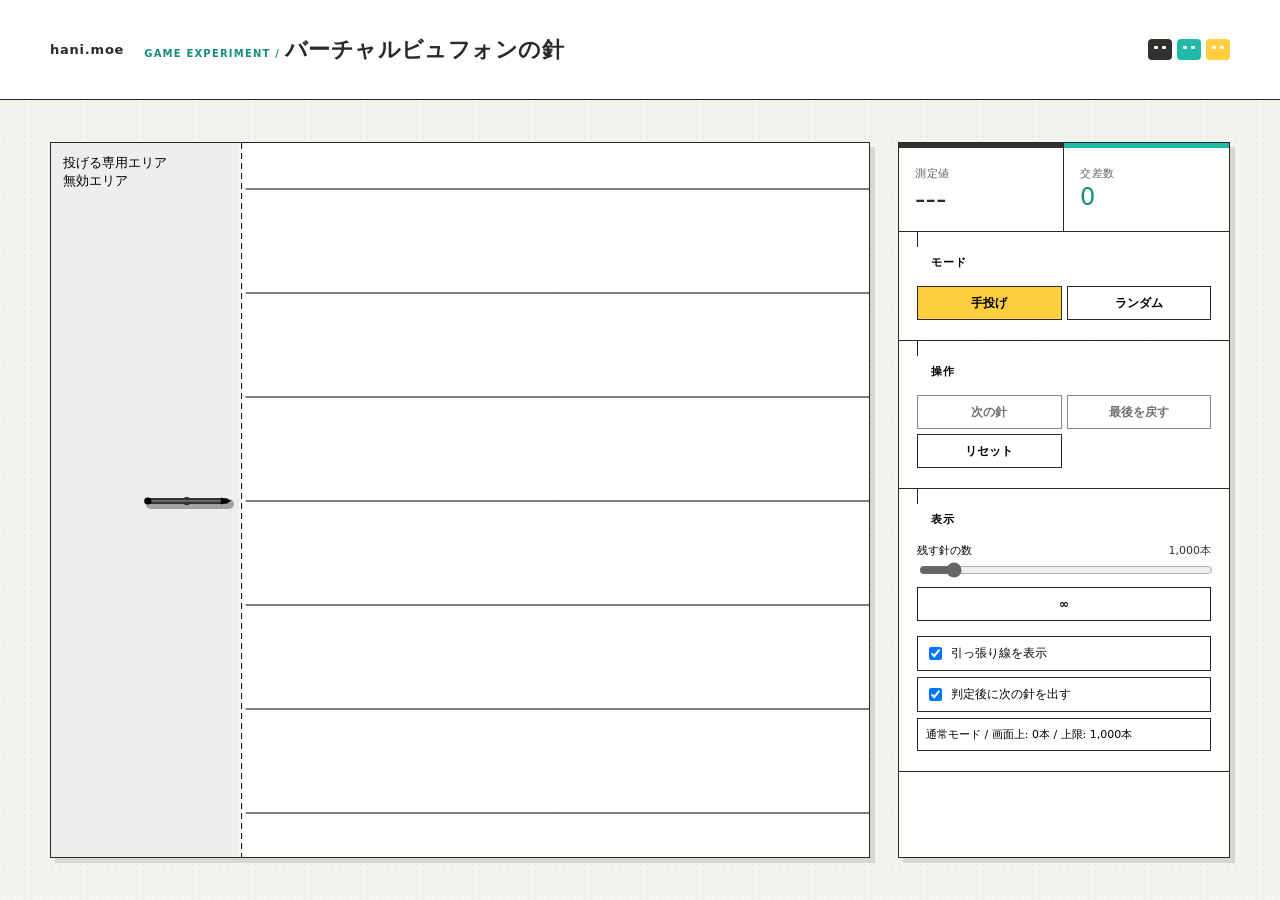
<file: games/buffon.html>
<!doctype html>
<html lang="ja">
<head>
<meta charset="utf-8" />
<meta name="viewport" content="width=device-width, initial-scale=1" />
<title>バーチャルビュフォンの針</title>
<style>
:root{
  --bg:#ffffff;
  --panel:#f0f0f0;
  --panel2:#ffffff;
  --border:#9a9a9a;
  --borderDark:#666666;
  --text:#111111;
  --muted:#444444;
  --button:#e6e6e6;
  --buttonActive:#d0d0d0;
  --line:#202020;
  --hit:#cc5500;
  --bad:#b00020;
}
*{box-sizing:border-box}
html,body{
  margin:0;
  height:100%;
  overflow:hidden;
  background:#ffffff;
  color:var(--text);
  font-family:"MS UI Gothic","Yu Gothic UI","Meiryo",system-ui,sans-serif;
  font-size:13px;
}
body{display:grid;grid-template-rows:auto 1fr}
header{
  padding:8px 10px;
  border-bottom:1px solid var(--borderDark);
  background:#e9e9e9;
}
h1{
  margin:0;
  font-size:16px;
  font-weight:400;
}
main{
  min-height:0;
  display:grid;
  grid-template-columns:1fr 330px;
  gap:8px;
  padding:8px;
  background:#ffffff;
}
.stage{
  position:relative;
  min-width:0;
  border:2px inset #d0d0d0;
  overflow:hidden;
  background:#ffffff;
}
canvas{
  display:block;
  width:100%;
  height:100%;
  touch-action:none;
  cursor:default;
}
.dragging canvas{cursor:grabbing}
.toast{
  position:absolute;
  right:8px;
  top:8px;
  min-width:110px;
  padding:5px 7px;
  border:1px solid var(--border);
  background:#f8f8f8;
  font-size:12px;
  line-height:1.4;
  text-align:center;
  pointer-events:none;
  opacity:0;
  transition:.1s opacity;
}
.toast.show{opacity:1}
.toast .big{
  display:block;
  font-size:18px;
  font-weight:400;
  color:#000000;
}
.toast.hit .big{color:var(--hit)}
.toast.invalid .big{color:var(--bad)}
aside{
  border:2px outset #d0d0d0;
  background:var(--panel);
  padding:8px;
  overflow:auto;
}
.statGrid{
  display:grid;
  grid-template-columns:1fr 1fr;
  gap:6px;
  margin-bottom:8px;
}
.stat{
  background:var(--panel2);
  border:1px solid var(--border);
  padding:6px;
  min-height:50px;
}
.label{
  font-size:12px;
  color:var(--muted);
  margin-bottom:3px;
}
.num{
  font-variant-numeric:tabular-nums;
  font-size:20px;
  font-weight:400;
  line-height:1.1;
}
.measure{font-size:24px;color:#000000}
.hitNum{color:var(--hit)}
.section{
  margin:8px 0;
  padding:7px;
  border:1px solid var(--border);
  background:#f7f7f7;
}
.section:first-of-type{margin-top:0}
.section h2{
  font-size:13px;
  font-weight:400;
  margin:0 0 6px;
  color:#000000;
}
.modeRow{display:flex;gap:5px}
.modeRow button{flex:1}
.buttons{
  display:grid;
  grid-template-columns:1fr 1fr;
  gap:5px;
}
button{
  appearance:none;
  border:2px outset #d6d6d6;
  background:var(--button);
  color:#000000;
  border-radius:0;
  padding:5px 7px;
  font-weight:400;
  cursor:pointer;
  font-family:inherit;
  font-size:13px;
}
button:hover{background:#eeeeee}
button:active{
  border-style:inset;
  background:var(--buttonActive);
  transform:none;
}
button.toggleOn{
  border-style:inset;
  background:#dcdcdc;
  outline:1px dotted #333333;
  outline-offset:-4px;
}
button:disabled{
  opacity:.55;
  cursor:not-allowed;
}
.control{margin:8px 0}
.row{
  display:flex;
  align-items:center;
  justify-content:space-between;
  gap:8px;
  margin-bottom:2px;
}
.row span:first-child{font-size:12px;color:#000000}
.value{
  font-size:12px;
  color:#333333;
  font-variant-numeric:tabular-nums;
  white-space:nowrap;
}
input[type="range"]{
  width:100%;
  accent-color:#666666;
}
.check{
  display:flex;
  gap:6px;
  align-items:center;
  padding:5px;
  background:#f7f7f7;
  border:1px solid var(--border);
  font-size:12px;
  color:#000000;
  cursor:pointer;
  margin-top:6px;
}
.info{
  margin-top:6px;
  padding:5px;
  border:1px solid var(--border);
  background:#ffffff;
  color:#000000;
  font-size:12px;
}
.modalBackdrop{
  position:fixed;
  inset:0;
  background:rgba(0,0,0,0.25);
  display:flex;
  align-items:center;
  justify-content:center;
  z-index:20;
}
.modalBox{
  width:min(420px, calc(100vw - 32px));
  background:#f0f0f0;
  border:2px outset #d0d0d0;
  padding:10px;
}
.modalTitle{
  font-size:14px;
  margin:0 0 8px;
}
.modalText{
  font-size:12px;
  line-height:1.5;
  margin:0 0 10px;
}
.modalButtons{
  display:flex;
  justify-content:flex-end;
  gap:6px;
}
.hidden{display:none !important}
@media(max-width:900px){
  body{overflow:auto}
  main{grid-template-columns:1fr;grid-template-rows:62vh auto}
  aside{overflow:visible}
}
/* hani.moe block-lab presentation skin: simulation behavior remains unchanged */
:root{--bg:#f4f4ef;--panel:#ffffff;--panel2:#fbfbf7;--border:#2f2f2e;--borderDark:#2f2f2e;--text:#292928;--muted:#62625e;--button:#ffffff;--buttonActive:#ffcf3f;--line:#282827;--hit:#14a999;--bad:#c95245}
html,body{background:var(--bg);background-image:radial-gradient(rgba(0,0,0,.08) .6px,transparent .7px);background-size:7px 7px;font-family:"Yu Gothic UI",Meiryo,system-ui,sans-serif}
body{grid-template-rows:auto 1fr}header{display:grid;grid-template-columns:auto 1fr auto;align-items:center;gap:20px;padding:14px max(18px,4vw);background:rgba(255,255,255,.88);border-bottom:1px solid var(--line)}header h1{font-size:clamp(16px,2vw,22px);font-weight:800;letter-spacing:.02em}header h1::before{content:"GAME EXPERIMENT / ";color:#168c80;font-size:10px;letter-spacing:.12em}.site-return{color:#292928;font-size:13px;font-weight:900;letter-spacing:.06em;text-decoration:none}.mini-blocks{display:flex;gap:5px}.mini-blocks i{position:relative;width:24px;height:21px;background:#30302e;border-radius:4px}.mini-blocks i::before,.mini-blocks i::after{content:"";position:absolute;top:7px;width:4px;height:3px;border-radius:1px;background:#f7f7ef}.mini-blocks i::before{left:6px}.mini-blocks i::after{right:6px}.mini-blocks i:nth-child(2){background:#20b9aa}.mini-blocks i:nth-child(3){background:#ffcf3f}
main{gap:14px;padding:14px;background:transparent}.stage{border:1px solid var(--line);box-shadow:5px 5px 0 rgba(0,0,0,.12)}aside{border:1px solid var(--line);background:rgba(255,255,255,.86);box-shadow:5px 5px 0 rgba(0,0,0,.12);padding:12px}.stat,.section,.check,.info{border-color:#b6b6ad;background:rgba(255,255,255,.8)}.stat{border-top:4px solid #30302e}.stat:nth-child(2){border-top-color:#20b9aa}.measure{color:#292928}.hitNum{color:#168c80}.section h2{font-weight:800}.section h2::before{content:"● ";color:#20b9aa;font-size:10px}button{border:1px solid var(--line);border-radius:999px;background:#fff;font-weight:700}button:hover{background:#fff5c6}button:active,button.toggleOn{border-style:solid;background:#ffcf3f;outline:0}.toast{border-color:var(--line);border-radius:5px;background:#fff}.modalBox{border:1px solid var(--line);background:#fff;box-shadow:8px 8px 0 rgba(0,0,0,.18)}@media(max-width:900px){header{grid-template-columns:1fr auto;gap:8px}header h1{grid-column:1/-1;grid-row:2}header h1::before{display:block;margin-bottom:3px}.mini-blocks{grid-column:2}.site-return{grid-column:1}}

/* Keep the simulation intact, while giving its shell the home page's framed block-lab layout. */
header{min-height:100px;padding:0 max(20px,calc((100vw - 1180px)/2));background:rgba(255,255,255,.94)}
main{width:min(1180px,calc(100% - 48px));margin:42px auto;padding:0;gap:28px;grid-template-columns:minmax(0,1fr) 332px;background:transparent}
.stage{border:1px solid var(--line);box-shadow:5px 5px 0 rgba(0,0,0,.12)}
aside{padding:0;border:1px solid var(--line);background:rgba(255,255,255,.9);box-shadow:5px 5px 0 rgba(0,0,0,.12)}
.statGrid{gap:0;margin:0;border-bottom:1px solid var(--line)}.stat{min-height:88px;padding:18px 16px 13px;border:0;background:transparent}.stat:first-child{border-right:1px solid var(--line)}.stat{border-top:5px solid #30302e}.stat:nth-child(2){border-top-color:#20b9aa}.label{font-size:11px;letter-spacing:.05em}.num{font-size:24px}.measure{font-size:29px}
.section{position:relative;margin:0;padding:23px 18px 20px;border:0;border-bottom:1px solid var(--line);background:transparent}.section h2{position:relative;margin:0 0 16px;padding-left:14px;font-size:11px;letter-spacing:.08em}.section h2::before{content:"";position:absolute;top:-23px;left:0;width:1px;height:15px;background:var(--line);color:transparent}.control{margin:15px 0}.row span:first-child,.value{font-size:11px}.check,.info{border:1px solid var(--line);background:#fff}.check{padding:7px}.info{padding:8px;font-size:11px}
button{min-height:34px;border:1px solid var(--line);border-radius:0;background:#fff;font-size:12px;font-weight:800}button:hover{background:#fff5c6}button:active,button.toggleOn{border-style:solid;background:#ffcf3f;outline:0}.toast{border-radius:0;box-shadow:3px 3px 0 rgba(0,0,0,.12)}.modalBox{border-radius:0;box-shadow:6px 6px 0 rgba(0,0,0,.18)}
@media(max-width:900px){header{min-height:76px;padding:12px 20px}main{width:min(100% - 32px,1180px);margin:22px auto;gap:16px}.stage,aside{box-shadow:4px 4px 0 rgba(0,0,0,.1)}}
@media(max-width:600px){header{min-height:60px;padding:8px 16px}main{width:min(100% - 24px,1180px);margin:16px auto}.stat{padding:14px 12px 10px}.section{padding:19px 14px 17px}.section h2::before{top:-19px}.buttons{gap:6px}}
</style>
</head>
<body>
<header>
  <a class="site-return" href="/">hani.moe</a>
  <h1>バーチャルビュフォンの針</h1>
  <div class="mini-blocks" aria-hidden="true"><i></i><i></i><i></i></div>
</header>
<main>
  <section class="stage" id="stage">
    <canvas id="canvas"></canvas>
    <div class="toast" id="toast">
      <span class="big" id="toastBig"></span>
      <span id="toastSmall"></span>
    </div>
  </section>

  <aside>
    <div class="statGrid">
      <div class="stat">
        <div class="label">測定値</div>
        <div class="num measure" id="measureValue">---</div>
      </div>
      <div class="stat">
        <div class="label">交差数</div>
        <div class="num hitNum" id="hitCount">0</div>
      </div>
    </div>

    <div class="section">
      <h2>モード</h2>
      <div class="modeRow">
        <button id="modeManual" class="toggleOn">手投げ</button>
        <button id="modeRandom">ランダム</button>
      </div>
    </div>

    <div class="section">
      <h2>操作</h2>
      <div id="manualControls" class="buttons">
        <button id="newNeedle">次の針</button>
        <button id="undoLast">最後を戻す</button>
        <button id="resetAll">リセット</button>
      </div>
      <div id="randomControls" class="buttons hidden">
        <button id="rand1">1本</button>
        <button id="rand100">100本</button>
        <button id="rand1000">1000本</button>
        <button id="autoBtn">自動投入</button>
        <button id="resetRandom">リセット</button>
      </div>
    </div>

    <div class="section">
      <h2>表示</h2>
      <div class="control">
        <div class="row">
          <span>残す針の数</span>
          <span class="value" id="keepValue">1000本</span>
        </div>
        <input id="keepSlider" type="range" min="20" max="10000" value="1000">
        <button id="keepInfinite" type="button" style="margin-top:6px;width:100%;">∞</button>
      </div>
      <label class="check"><input type="checkbox" id="showGhost" checked> 引っ張り線を表示</label>
      <label class="check"><input type="checkbox" id="autoNext" checked> 判定後に次の針を出す</label>
      <div class="info" id="keepInfo">通常モード / 画面上: 0本 / 上限: 1000本</div>
    </div>
  </aside>
</main>

<div class="modalBackdrop hidden" id="infiniteModal">
  <div class="modalBox">
    <div class="modalTitle">確認</div>
    <p class="modalText">∞モードでは、画面に残す針の上限がなくなります。針が増えるほどブラウザが重くなる可能性があります。続けますか？</p>
    <div class="modalButtons">
      <button type="button" id="modalCancel">キャンセル</button>
      <button type="button" id="modalConfirm">有効にする</button>
    </div>
  </div>
</div>

<script>
(() => {
'use strict';

const canvas = document.getElementById('canvas');
const ctx = canvas.getContext('2d');
const stage = document.getElementById('stage');
const $ = (id) => document.getElementById(id);

const UI = {
  measureValue: $('measureValue'),
  hitCount: $('hitCount'),
  modeManual: $('modeManual'),
  modeRandom: $('modeRandom'),
  manualControls: $('manualControls'),
  randomControls: $('randomControls'),
  newNeedle: $('newNeedle'),
  undoLast: $('undoLast'),
  resetAll: $('resetAll'),
  rand1: $('rand1'),
  rand100: $('rand100'),
  rand1000: $('rand1000'),
  autoBtn: $('autoBtn'),
  resetRandom: $('resetRandom'),
  keepSlider: $('keepSlider'),
  keepValue: $('keepValue'),
  keepInfinite: $('keepInfinite'),
  keepInfo: $('keepInfo'),
  showGhost: $('showGhost'),
  autoNext: $('autoNext'),
  toast: $('toast'),
  toastBig: $('toastBig'),
  toastSmall: $('toastSmall'),
  infiniteModal: $('infiniteModal'),
  modalCancel: $('modalCancel'),
  modalConfirm: $('modalConfirm')
};

const CONFIG = {
  needleLength: 78,
  lineGap: 104,
  baseThrowPower: 1.0,
  gravity: 1700,
  bounce: 0.28,
  friction: 7,
  spinKeep: 0.58
};

let W = 0;
let H = 0;
let dpr = 1;
let lastTime = performance.now();

let mode = 'manual';
let activeNeedle = null;
let movingNeedles = [];
let settledNeedles = [];
let totalValidTrials = 0;
let totalHits = 0;
let invalidCount = 0;
let lastResults = [];

let autoMode = false;
let autoCarry = 0;
let autoNextTimer = 0;

let dragging = false;
let dragPointerId = null;
let keepInfiniteMode = false;
let nextNeedleId = 1;
let toastTimer = 0;

const TAU = Math.PI * 2;
const clamp = (v, a, b) => Math.max(a, Math.min(b, v));
const rand = (a, b) => a + Math.random() * (b - a);
const vlen = (x, y) => Math.hypot(x, y);

function resize() {
  const r = stage.getBoundingClientRect();
  dpr = Math.min(window.devicePixelRatio || 1, 2);
  W = Math.max(320, Math.floor(r.width));
  H = Math.max(320, Math.floor(r.height));
  canvas.width = Math.floor(W * dpr);
  canvas.height = Math.floor(H * dpr);
  canvas.style.width = W + 'px';
  canvas.style.height = H + 'px';
  ctx.setTransform(dpr, 0, 0, dpr, 0, 0);
}
window.addEventListener('resize', resize);

function launchZone() {
  const w = clamp(W * 0.23, 150, 250);
  return { x: 0, y: 0, w: w, h: H };
}

function boardRect() {
  const lz = launchZone();
  return { x: lz.w + 6, y: 0, w: Math.max(40, W - lz.w - 6), h: H };
}

function anchorPoint() {
  const lz = launchZone();
  return { x: lz.w * 0.72, y: H * 0.5 };
}

function boardOffset() {
  return (H % CONFIG.lineGap) / 2;
}

function getMouse(e) {
  const r = canvas.getBoundingClientRect();
  return {
    x: (e.clientX - r.left) * (W / r.width),
    y: (e.clientY - r.top) * (H / r.height)
  };
}

class Needle {
  constructor(x, y, origin) {
    this.id = nextNeedleId++;
    this.x = x;
    this.y = y;
    this.L = CONFIG.needleLength;
    this.a = 0;
    this.vx = 0;
    this.vy = 0;
    this.va = 0;
    this.z = 38;
    this.vz = 0;
    this.state = 'ready';
    this.origin = origin;
    this.hit = false;
    this.valid = false;
    this.age = 0;
    this.bounces = 0;
    this.held = false;
    this.anchor = null;
    this.trail = [];
  }

  endpoints() {
    const hx = Math.cos(this.a) * this.L * 0.5;
    const hy = Math.sin(this.a) * this.L * 0.5;
    return [this.x - hx, this.y - hy, this.x + hx, this.y + hy];
  }

  distTo(px, py) {
    const [x1, y1, x2, y2] = this.endpoints();
    const dx = x2 - x1;
    const dy = y2 - y1;
    const denom = dx * dx + dy * dy || 1;
    const t = clamp(((px - x1) * dx + (py - y1) * dy) / denom, 0, 1);
    const x = x1 + dx * t;
    const y = y1 + dy * t;
    return vlen(px - x, py - y);
  }

  wallCollision() {
    const pad = 8;
    const [x1, y1, x2, y2] = this.endpoints();
    let sx = 0;
    let sy = 0;
    const minX = Math.min(x1, x2);
    const maxX = Math.max(x1, x2);
    const minY = Math.min(y1, y2);
    const maxY = Math.max(y1, y2);

    if (minX < pad) sx = pad - minX;
    if (maxX > W - pad) sx = (W - pad) - maxX;
    if (minY < pad) sy = pad - minY;
    if (maxY > H - pad) sy = (H - pad) - maxY;

    if (sx || sy) {
      this.x += sx;
      this.y += sy;
      if (sx) { this.vx *= -0.42; this.va *= 0.75; }
      if (sy) { this.vy *= -0.42; this.va *= 0.75; }
      this.vx *= 0.78;
      this.vy *= 0.78;
    }
  }

  update(dt) {
    if (this.state !== 'moving') return false;

    this.age += dt;
    this.trail.push([this.x, this.y]);
    if (this.trail.length > 24) this.trail.shift();

    this.vz -= CONFIG.gravity * dt;
    this.z += this.vz * dt;

    if (this.z <= 0) {
      this.z = 0;
      if (Math.abs(this.vz) > 52 && this.bounces < 7) {
        this.bounces += 1;
        this.vz = -this.vz * CONFIG.bounce;
        this.vx *= 0.72 + Math.random() * 0.18;
        this.vy *= 0.72 + Math.random() * 0.18;
        this.va *= 0.55 + Math.random() * 0.20;
      } else {
        this.vz = 0;
      }
    }

    if (this.z === 0) {
      const f = Math.exp(-CONFIG.friction * dt);
      const rf = Math.exp(-(CONFIG.friction * (1.35 - CONFIG.spinKeep)) * dt);
      this.vx *= f;
      this.vy *= f;
      this.va *= rf;
    } else {
      const air = Math.exp(-0.18 * dt);
      this.vx *= air;
      this.vy *= air;
      this.va *= air;
    }

    this.x += this.vx * dt;
    this.y += this.vy * dt;
    this.a += this.va * dt;
    this.wallCollision();

    if (this.z === 0 && this.age > 0.35 && vlen(this.vx, this.vy) < 5.2 && Math.abs(this.va) < 0.065) {
      this.vx = 0;
      this.vy = 0;
      this.va = 0;
      this.vz = 0;
      this.state = 'settled';
      return true;
    }
    return false;
  }
}

function createManualNeedle() {
  const p = anchorPoint();
  activeNeedle = new Needle(p.x, p.y, 'manual');
  activeNeedle.state = 'ready';
  activeNeedle.a = 0;
  activeNeedle.z = 34;
  activeNeedle.anchor = { x: p.x, y: p.y };
}

function updateDraggedNeedle(x, y) {
  if (!activeNeedle || !activeNeedle.anchor) return;

  const margin = activeNeedle.L / 2 + 10;
  activeNeedle.x = clamp(x, margin, W - margin);
  activeNeedle.y = clamp(y, margin, H - margin);

  const dx = activeNeedle.x - activeNeedle.anchor.x;
  const dy = activeNeedle.y - activeNeedle.anchor.y;
  if (Math.hypot(dx, dy) > 4) {
    activeNeedle.a = Math.atan2(dy, dx);
  }
}

function startManualDrag(e) {
  if (mode !== 'manual') return;
  if (!activeNeedle) createManualNeedle();
  if (!activeNeedle || activeNeedle.state === 'moving') return;

  const pt = getMouse(e);
  const lz = launchZone();
  if (pt.x > lz.w - 6) return;
  if (activeNeedle.distTo(pt.x, pt.y) > 34) return;

  dragPointerId = e.pointerId;
  canvas.setPointerCapture(e.pointerId);
  dragging = true;
  stage.classList.add('dragging');

  activeNeedle.held = true;
  activeNeedle.state = 'held';
  activeNeedle.z = 46;
  activeNeedle.vx = 0;
  activeNeedle.vy = 0;
  activeNeedle.va = 0;
  activeNeedle.vz = 0;
  updateDraggedNeedle(pt.x, pt.y);
}

function releaseManual() {
  if (!dragging || !activeNeedle || !activeNeedle.anchor) return;

  dragging = false;
  stage.classList.remove('dragging');
  dragPointerId = null;

  const dx = activeNeedle.x - activeNeedle.anchor.x;
  const dy = activeNeedle.y - activeNeedle.anchor.y;
  const pull = Math.hypot(dx, dy);

  const launchVX = dx * 6.5 * CONFIG.baseThrowPower;
  const launchVY = dy * 6.5 * CONFIG.baseThrowPower;

  activeNeedle.held = false;
  activeNeedle.state = 'moving';
  activeNeedle.age = 0;
  activeNeedle.vx = clamp(launchVX, -2600, 2600);
  activeNeedle.vy = clamp(launchVY, -2600, 2600);
  activeNeedle.va = clamp((dy * 0.06 - dx * 0.015), -14, 14);
  activeNeedle.z = 18 + pull * 0.55;
  activeNeedle.vz = 20 + pull * 0.9;

  movingNeedles.push(activeNeedle);
  activeNeedle = null;
}

function automatedThrow(count) {
  const lz = launchZone();
  const board = boardRect();

  for (let i = 0; i < count; i++) {
    const startX = lz.w * rand(0.50, 0.78);
    const startY = rand(CONFIG.needleLength / 2 + 14, H - CONFIG.needleLength / 2 - 14);
    const targetX = rand(board.x + CONFIG.needleLength, W - CONFIG.needleLength);
    const targetY = rand(CONFIG.needleLength, H - CONFIG.needleLength);

    const dx = targetX - startX;
    const dy = targetY - startY;
    const dist = Math.max(1, Math.hypot(dx, dy));
    const speed = clamp(dist * 1.35, 260, 1500);

    const n = new Needle(startX, startY, 'random');
    n.state = 'moving';
    n.a = Math.atan2(dy, dx) + rand(-0.45, 0.45);
    n.z = rand(26, 90);
    n.vx = (dx / dist) * speed * CONFIG.baseThrowPower;
    n.vy = (dy / dist) * speed * CONFIG.baseThrowPower;
    n.vz = rand(40, 140);
    n.va = clamp(rand(-5, 5) + dy * 0.01, -14, 14);
    movingNeedles.push(n);
  }
}

function needleInsideBoard(n) {
  const b = boardRect();
  const pad = 8;
  const [x1, y1, x2, y2] = n.endpoints();
  return Math.min(x1, x2) >= b.x + pad &&
         Math.max(x1, x2) <= b.x + b.w - pad &&
         Math.min(y1, y2) >= pad &&
         Math.max(y1, y2) <= H - pad;
}

function crossesLine(n) {
  const hy = Math.sin(n.a) * n.L * 0.5;
  const y1 = n.y - hy;
  const y2 = n.y + hy;
  const minY = Math.min(y1, y2);
  const maxY = Math.max(y1, y2);
  const off = boardOffset();
  const first = Math.ceil((minY - off) / CONFIG.lineGap);
  const y = off + first * CONFIG.lineGap;
  return y >= minY && y <= maxY;
}

function trimSettled() {
  if (keepInfiniteMode) return;
  const limit = Number(UI.keepSlider.value);
  if (settledNeedles.length > limit) {
    settledNeedles.splice(0, settledNeedles.length - limit);
  }
}

function finalizeNeedle(n) {
  n.valid = needleInsideBoard(n);
  n.hit = n.valid ? crossesLine(n) : false;

  settledNeedles.push(n);
  trimSettled();
  lastResults.push({ needle: n, valid: n.valid, hit: n.hit });
  if (lastResults.length > 120) lastResults.shift();

  if (n.valid) {
    totalValidTrials += 1;
    if (n.hit) totalHits += 1;
    showToast(n.hit ? 'hit' : 'miss');
  } else {
    invalidCount += 1;
    showToast('invalid');
  }

  if (mode === 'manual' && UI.autoNext.checked && !activeNeedle) {
    autoNextTimer = 0.55;
  }
}

function undoLast() {
  const item = lastResults.pop();
  if (!item) return;

  if (item.valid) {
    totalValidTrials = Math.max(0, totalValidTrials - 1);
    if (item.hit) totalHits = Math.max(0, totalHits - 1);
  } else {
    invalidCount = Math.max(0, invalidCount - 1);
  }

  const idx = settledNeedles.indexOf(item.needle);
  if (idx >= 0) settledNeedles.splice(idx, 1);

  if (mode === 'manual' && !activeNeedle && movingNeedles.length === 0) {
    createManualNeedle();
  }
}

function resetAll() {
  activeNeedle = null;
  movingNeedles = [];
  settledNeedles = [];
  totalValidTrials = 0;
  totalHits = 0;
  invalidCount = 0;
  lastResults = [];
  autoMode = false;
  autoCarry = 0;
  autoNextTimer = 0;
  nextNeedleId = 1;
  dragging = false;
  dragPointerId = null;
  toastTimer = 0;
  stage.classList.remove('dragging');
  if (mode === 'manual') createManualNeedle();
}

function switchMode(nextMode) {
  if (mode === nextMode) return;
  mode = nextMode;
  resetAll();
}

function showToast(kind) {
  UI.toast.className = 'toast show';
  if (kind === 'hit') {
    UI.toast.classList.add('hit');
    UI.toastBig.textContent = '交差';
    UI.toastSmall.textContent = totalValidTrials + ' 本目';
  } else if (kind === 'miss') {
    UI.toastBig.textContent = '不交差';
    UI.toastSmall.textContent = totalValidTrials + ' 本目';
  } else {
    UI.toast.classList.add('invalid');
    UI.toastBig.textContent = '無効';
    UI.toastSmall.textContent = '専用エリア';
  }
  toastTimer = 1.5;
}


function openInfiniteModal() {
  UI.infiniteModal.classList.remove('hidden');
}

function closeInfiniteModal() {
  UI.infiniteModal.classList.add('hidden');
}

function enableInfiniteMode() {
  keepInfiniteMode = true;
  UI.keepSlider.value = UI.keepSlider.max;
  closeInfiniteModal();
}

function updateUI() {
  if (totalHits > 0) {
    const pi = (2 * CONFIG.needleLength * totalValidTrials) / (CONFIG.lineGap * totalHits);
    UI.measureValue.textContent = pi.toFixed(6);
  } else {
    UI.measureValue.textContent = '---';
  }

  UI.hitCount.textContent = totalHits.toLocaleString('ja-JP');

  if (keepInfiniteMode) {
    UI.keepSlider.value = UI.keepSlider.max;
    UI.keepSlider.disabled = true;
    UI.keepValue.textContent = '∞';
    UI.keepInfo.textContent = '∞モード / 画面上: ' + settledNeedles.length.toLocaleString('ja-JP') + '本 / 上限: ∞';
  } else {
    UI.keepSlider.disabled = false;
    const limitText = Number(UI.keepSlider.value).toLocaleString('ja-JP');
    UI.keepValue.textContent = limitText + '本';
    UI.keepInfo.textContent = '通常モード / 画面上: ' + settledNeedles.length.toLocaleString('ja-JP') + '本 / 上限: ' + limitText + '本';
  }

  UI.modeManual.classList.toggle('toggleOn', mode === 'manual');
  UI.modeRandom.classList.toggle('toggleOn', mode === 'random');
  UI.manualControls.classList.toggle('hidden', mode !== 'manual');
  UI.randomControls.classList.toggle('hidden', mode !== 'random');
  UI.autoBtn.classList.toggle('toggleOn', autoMode);
  UI.keepInfinite.classList.toggle('toggleOn', keepInfiniteMode);

  if (keepInfiniteMode) {
    UI.keepInfinite.textContent = '∞ 有効（解除）';
  } else {
    UI.keepInfinite.textContent = '∞';
  }

  UI.newNeedle.disabled = !(mode === 'manual' && !activeNeedle && movingNeedles.length === 0);
  UI.undoLast.disabled = lastResults.length === 0;
}

function drawBoard() {
  ctx.clearRect(0, 0, W, H);
  ctx.fillStyle = '#ffffff';
  ctx.fillRect(0, 0, W, H);

  const lz = launchZone();
  const board = boardRect();

  ctx.save();
  ctx.fillStyle = '#eeeeee';
  ctx.fillRect(lz.x, lz.y, lz.w, lz.h);
  ctx.strokeStyle = '#000000';
  ctx.lineWidth = 1;
  ctx.setLineDash([6, 4]);
  ctx.beginPath();
  ctx.moveTo(lz.w + 2, 0);
  ctx.lineTo(lz.w + 2, H);
  ctx.stroke();
  ctx.setLineDash([]);
  ctx.fillStyle = '#000000';
  ctx.font = '13px "MS UI Gothic", sans-serif';
  ctx.fillText('投げる専用エリア', 12, 24);
  ctx.fillText('無効エリア', 12, 42);
  ctx.restore();

  const off = boardOffset();
  for (let y = off; y <= H; y += CONFIG.lineGap) {
    ctx.strokeStyle = '#000000';
    ctx.lineWidth = 1;
    ctx.beginPath();
    ctx.moveTo(board.x, y);
    ctx.lineTo(W, y);
    ctx.stroke();
  }
}

function drawNeedle(n) {
  const [x1, y1, x2, y2] = n.endpoints();
  const zOff = Math.min(38, n.z * 0.09);

  if (n.trail.length > 1 && n.state === 'moving') {
    ctx.save();
    ctx.lineCap = 'round';
    for (let i = 1; i < n.trail.length; i++) {
      ctx.globalAlpha = i / n.trail.length * 0.10;
      ctx.strokeStyle = '#888888';
      ctx.lineWidth = 2;
      ctx.beginPath();
      ctx.moveTo(n.trail[i - 1][0], n.trail[i - 1][1]);
      ctx.lineTo(n.trail[i][0], n.trail[i][1]);
      ctx.stroke();
    }
    ctx.restore();
  }

  ctx.save();
  ctx.lineCap = 'round';
  ctx.globalAlpha = clamp(0.34 - n.z * 0.00055, 0.06, 0.34);
  ctx.strokeStyle = '#000000';
  ctx.lineWidth = 10;
  ctx.beginPath();
  ctx.moveTo(x1 + zOff, y1 + zOff);
  ctx.lineTo(x2 + zOff, y2 + zOff);
  ctx.stroke();
  ctx.restore();

  if (n === activeNeedle && UI.showGhost.checked && n.anchor) {
    const ax = n.anchor.x;
    const ay = n.anchor.y;
    ctx.save();
    ctx.globalAlpha = 0.85;
    ctx.strokeStyle = '#000000';
    ctx.fillStyle = '#000000';
    ctx.lineWidth = 3;
    ctx.beginPath();
    ctx.moveTo(ax, ay);
    ctx.lineTo(n.x, n.y);
    ctx.stroke();
    ctx.beginPath();
    ctx.arc(ax, ay, 4, 0, TAU);
    ctx.fill();
    ctx.restore();
  }

  const hitState = n.state === 'settled' && n.valid && n.hit;
  const invalidState = n.state === 'settled' && !n.valid;
  const held = n.held;
  const movingState = n.state === 'moving';

  ctx.save();
  ctx.lineCap = 'round';
  ctx.strokeStyle = hitState ? '#cc5500' : invalidState ? '#b00020' : held ? '#000000' : movingState ? '#000000' : '#333333';
  ctx.lineWidth = hitState ? 7 : 6;
  ctx.beginPath();
  ctx.moveTo(x1, y1);
  ctx.lineTo(x2, y2);
  ctx.stroke();

  ctx.strokeStyle = '#777777';
  ctx.lineWidth = 1.5;
  ctx.beginPath();
  ctx.moveTo(x1 * 0.96 + x2 * 0.04, y1 * 0.96 + y2 * 0.04);
  ctx.lineTo(x2 * 0.96 + x1 * 0.04, y2 * 0.96 + y1 * 0.04);
  ctx.stroke();

  const ca = Math.cos(n.a);
  const sa = Math.sin(n.a);
  ctx.fillStyle = hitState ? '#cc5500' : invalidState ? '#b00020' : '#000000';
  ctx.beginPath();
  ctx.arc(x1, y1, 3.6, 0, TAU);
  ctx.fill();

  ctx.beginPath();
  ctx.moveTo(x2 + ca * 6, y2 + sa * 6);
  ctx.lineTo(x2 - ca * 5 - sa * 3.5, y2 - sa * 5 + ca * 3.5);
  ctx.lineTo(x2 - ca * 5 + sa * 3.5, y2 - sa * 5 - ca * 3.5);
  ctx.closePath();
  ctx.fill();

  if (hitState || invalidState) {
    ctx.globalAlpha = 0.48;
    ctx.strokeStyle = hitState ? '#cc5500' : '#b00020';
    ctx.lineWidth = 2;
    ctx.beginPath();
    ctx.arc(n.x, n.y, Math.max(18, n.L * 0.34), 0, TAU);
    ctx.stroke();
  }

  ctx.restore();
}

function draw() {
  drawBoard();
  for (const n of settledNeedles) drawNeedle(n);
  for (const n of movingNeedles) drawNeedle(n);
  if (activeNeedle) drawNeedle(activeNeedle);
}

function update(realDt) {
  const dtBase = Math.min(realDt, 0.033);
  const steps = Math.max(1, Math.ceil(dtBase / 0.010));
  const dt = dtBase / steps;

  if (mode === 'random' && autoMode) {
    autoCarry += realDt * 24;
    const make = Math.floor(autoCarry);
    if (make > 0) {
      autoCarry -= make;
      automatedThrow(Math.min(make, 80));
    }
  }

  for (let s = 0; s < steps; s++) {
    const finished = [];
    for (const n of movingNeedles) {
      if (n.update(dt)) finished.push(n);
    }
    if (finished.length) {
      movingNeedles = movingNeedles.filter((n) => !finished.includes(n));
      for (const n of finished) finalizeNeedle(n);
    }
  }

  if (mode === 'manual' && autoNextTimer > 0) {
    autoNextTimer -= realDt;
    if (autoNextTimer <= 0 && !activeNeedle && movingNeedles.length === 0) {
      createManualNeedle();
    }
  }

  if (toastTimer > 0) {
    toastTimer -= realDt;
    if (toastTimer <= 0) UI.toast.className = 'toast';
  }
}

function loop(now) {
  const dt = Math.min((now - lastTime) / 1000, 0.05);
  lastTime = now;
  update(dt);
  draw();
  updateUI();
  requestAnimationFrame(loop);
}

canvas.addEventListener('pointerdown', startManualDrag);

canvas.addEventListener('pointermove', (e) => {
  if (mode !== 'manual' || !dragging || dragPointerId !== e.pointerId || !activeNeedle || !activeNeedle.held) return;
  const pt = getMouse(e);
  updateDraggedNeedle(pt.x, pt.y);
});

canvas.addEventListener('pointerup', (e) => {
  if (mode !== 'manual' || dragPointerId !== e.pointerId) return;
  releaseManual();
});

canvas.addEventListener('pointercancel', (e) => {
  if (mode !== 'manual' || dragPointerId !== e.pointerId) return;
  dragging = false;
  dragPointerId = null;
  stage.classList.remove('dragging');
  if (activeNeedle && activeNeedle.anchor) {
    activeNeedle.held = false;
    activeNeedle.state = 'ready';
    activeNeedle.x = activeNeedle.anchor.x;
    activeNeedle.y = activeNeedle.anchor.y;
  }
});

canvas.addEventListener('wheel', (e) => {
  if (mode !== 'manual') return;
  e.preventDefault();
  if (!activeNeedle || activeNeedle.state === 'moving') return;
  activeNeedle.a += -e.deltaY * 0.0045;
}, { passive: false });

window.addEventListener('keydown', (e) => {
  if (e.repeat) return;
  const k = e.key.toLowerCase();

  if (k === 'r') resetAll();
  if (k === 'm') switchMode('manual');
  if (k === 'g') switchMode('random');

  if (mode === 'manual') {
    if (k === ' ') {
      e.preventDefault();
      if (!activeNeedle && movingNeedles.length === 0) createManualNeedle();
    }
    if (k === 'q' && activeNeedle && activeNeedle.state !== 'moving') activeNeedle.a -= 0.18;
    if (k === 'e' && activeNeedle && activeNeedle.state !== 'moving') activeNeedle.a += 0.18;
  } else {
    if (k === ' ') {
      e.preventDefault();
      automatedThrow(1);
    }
    if (k === 'a') autoMode = !autoMode;
  }
});

UI.modeManual.addEventListener('click', () => switchMode('manual'));
UI.modeRandom.addEventListener('click', () => switchMode('random'));
UI.newNeedle.addEventListener('click', () => {
  if (mode === 'manual' && !activeNeedle && movingNeedles.length === 0) createManualNeedle();
});
UI.undoLast.addEventListener('click', undoLast);
UI.resetAll.addEventListener('click', resetAll);
UI.rand1.addEventListener('click', () => automatedThrow(1));
UI.rand100.addEventListener('click', () => automatedThrow(100));
UI.rand1000.addEventListener('click', () => automatedThrow(1000));
UI.autoBtn.addEventListener('click', () => { autoMode = !autoMode; });
UI.resetRandom.addEventListener('click', resetAll);

UI.keepInfinite.addEventListener('click', () => {
  if (!keepInfiniteMode) {
    openInfiniteModal();
  } else {
    keepInfiniteMode = false;
  }
});

UI.keepSlider.addEventListener('input', () => {
  if (keepInfiniteMode) keepInfiniteMode = false;
  trimSettled();
});

UI.modalCancel.addEventListener('click', closeInfiniteModal);
UI.modalConfirm.addEventListener('click', enableInfiniteMode);
UI.infiniteModal.addEventListener('click', (e) => {
  if (e.target === UI.infiniteModal) closeInfiniteModal();
});

resize();
resetAll();
requestAnimationFrame(loop);

})();
</script>
</body>
</html>
</file>
<file: style.css>
:root {
  --bg: #f5f5f2;
  --paper: #ffffff;
  --text: #222222;
  --muted: #777777;
  --line: #deded8;
  --strong: #2a2a2a;
  --soft: #f0f0ec;
}

* {
  box-sizing: border-box;
}

body {
  margin: 0;
  background: var(--bg);
  color: var(--text);
  font-family: system-ui, -apple-system, BlinkMacSystemFont, "Segoe UI", sans-serif;
  line-height: 1.8;
}

.site-header {
  background: var(--strong);
  color: #ffffff;
  padding: 14px 18px;
  border-bottom: 4px solid #555555;
}

.site-title {
  font-weight: 700;
  letter-spacing: 0.04em;
  margin-bottom: 8px;
}

.site-header nav {
  display: flex;
  flex-wrap: wrap;
  gap: 8px 16px;
}

.site-header a {
  color: #ffffff;
  text-decoration: none;
  font-size: 0.94rem;
}

.site-header a:hover {
  text-decoration: underline;
}

.content-box {
  max-width: 920px;
  margin: 24px auto;
  padding: 28px;
  background: var(--paper);
  border: 1px solid var(--line);
  box-shadow: 3px 3px 0 #dddddd;
}

h1 {
  border-bottom: 2px solid var(--strong);
  padding-bottom: 6px;
  line-height: 1.35;
}

h2 {
  border-left: 6px solid #555555;
  padding-left: 10px;
  margin-top: 32px;
}

h3 {
  border-bottom: 1px dotted #888888;
}

blockquote {
  border-left: 4px solid #999999;
  margin-left: 0;
  padding-left: 16px;
  color: #555555;
}

pre {
  background: #f0f0f0;
  padding: 12px;
  overflow-x: auto;
  border: 1px solid #cccccc;
}

code {
  background: #f0f0f0;
  padding: 1px 4px;
}

pre code {
  padding: 0;
}

table {
  border-collapse: collapse;
  width: 100%;
  margin: 12px 0;
}

th,
td {
  border: 1px solid #cccccc;
  padding: 6px 10px;
}

th {
  background: #eeeeee;
}

.download-button {
  display: inline-block;
  padding: 10px 16px;
  border: 2px solid #333333;
  background: #eeeeee;
  color: #111111;
  text-decoration: none;
  font-weight: 700;
  margin: 8px 0;
}

.download-button:hover {
  background: #dddddd;
}

#content img {
  max-width: min(100%, 520px);
  height: auto;
  display: block;
  margin: 14px auto;
  border: 1px solid #666666;
}

#content img.image-missing {
  display: none;
}

.meta,
.diary-date-subtle {
  display: block;
  text-align: right;
  color: var(--muted);
  font-size: 0.86rem;
  margin: -0.2em 0 1.4em;
}

.diary-index-section {
  margin-top: 28px;
}

.diary-index-head {
  display: flex;
  align-items: baseline;
  justify-content: space-between;
  gap: 12px;
  margin-bottom: 14px;
}

.diary-index-head h2 {
  border-left: 0;
  padding-left: 0;
  margin: 0;
}

.diary-index-head span {
  color: var(--muted);
  font-size: 0.86rem;
}

.diary-card-grid {
  display: grid;
  grid-template-columns: repeat(auto-fit, minmax(240px, 1fr));
  gap: 18px;
}

.diary-card {
  display: flex;
  flex-direction: column;
  min-height: 260px;
  overflow: hidden;
  color: inherit;
  text-decoration: none;
  background: #ffffff;
  border: 1px solid #e2e2dc;
  border-radius: 14px;
  box-shadow: 0 4px 14px rgba(0, 0, 0, 0.07);
  transition: transform 0.12s ease, box-shadow 0.12s ease, border-color 0.12s ease;
}

.diary-card:hover {
  transform: translateY(-2px);
  border-color: #c8c8c0;
  box-shadow: 0 8px 22px rgba(0, 0, 0, 0.11);
}

.diary-card-thumb {
  width: 100%;
  aspect-ratio: 16 / 9;
  background: linear-gradient(135deg, #eeeeea, #fbfbf8);
  border-bottom: 1px solid #eeeeea;
  display: grid;
  place-items: center;
  color: #a0a09a;
  font-size: 0.8rem;
  letter-spacing: 0.12em;
  text-transform: uppercase;
}

.diary-card-thumb img {
  width: 100%;
  height: 100%;
  object-fit: cover;
  border: 0;
  margin: 0;
}

.diary-card-body {
  padding: 16px 17px 18px;
}

.diary-card-meta {
  display: flex;
  flex-wrap: wrap;
  gap: 6px 10px;
  color: var(--muted);
  font-size: 0.78rem;
  margin-bottom: 8px;
}

.diary-card-title {
  border: 0;
  padding: 0;
  margin: 0 0 8px;
  font-size: 1.08rem;
  line-height: 1.45;
}

.diary-card-excerpt {
  margin: 0;
  color: #555555;
  font-size: 0.92rem;
  line-height: 1.7;
}

.notice {
  padding: 12px 14px;
  background: var(--soft);
  border: 1px solid var(--line);
}

.game-frame {
  width: 100%;
  min-height: 420px;
  border: 1px solid #cccccc;
  background: #ffffff;
}

.site-footer {
  text-align: center;
  margin: 32px;
  font-size: 14px;
}

.site-footer a {
  color: #666666;
}

@media (max-width: 680px) {
  .content-box {
    margin: 12px;
    padding: 18px;
  }

  .diary-card-grid {
    grid-template-columns: 1fr;
  }
}

/* Shared hani.moe page language: the home page's paper, rules and hanging labels. */
body:not(.home-page) {
  background: #f4f4ef;
  background-image: radial-gradient(rgba(0, 0, 0, 0.08) 0.6px, transparent 0.7px);
  background-size: 7px 7px;
}

body:not(.home-page) .site-header {
  min-height: 100px;
  display: flex;
  align-items: center;
  justify-content: space-between;
  gap: 28px;
  padding: 20px clamp(20px, 5vw, 76px);
  color: #282827;
  background: rgba(255, 255, 255, 0.92);
  border: 0;
  border-bottom: 1px solid #2e2e2d;
}

body:not(.home-page) .site-title {
  position: relative;
  margin: 0;
  padding-left: 16px;
  font-size: 1.05rem;
  font-weight: 800;
  letter-spacing: 0.07em;
}

body:not(.home-page) .site-title::before {
  content: "";
  position: absolute;
  left: 0;
  top: -14px;
  width: 1px;
  height: 10px;
  background: #2e2e2d;
}

body:not(.home-page) .site-header nav {
  justify-content: flex-end;
  gap: clamp(13px, 2.4vw, 31px);
}

body:not(.home-page) .site-header a {
  position: relative;
  color: #282827;
  font-size: 0.72rem;
  font-weight: 800;
  letter-spacing: 0.06em;
  text-decoration: none;
}

body:not(.home-page) .site-header a::after {
  content: "";
  position: absolute;
  right: 0;
  bottom: -8px;
  left: 0;
  height: 2px;
  background: #20b9aa;
  transform: scaleX(0);
  transition: transform 0.16s ease;
}

body:not(.home-page) .site-header a:hover::after,
body:not(.home-page) .site-header a:focus-visible::after { transform: scaleX(1); }

body:not(.home-page) .content-box {
  width: min(1080px, calc(100% - 48px));
  min-height: 420px;
  margin: 44px auto;
  padding: clamp(32px, 5vw, 68px);
  background: rgba(255, 255, 255, 0.92);
  border: 1px solid #2e2e2d;
  box-shadow: 5px 5px 0 rgba(0, 0, 0, 0.12);
}

body:not(.home-page) .content-box > h1,
body:not(.home-page) .diary-article h1 {
  position: relative;
  margin: 0 0 42px;
  padding: 0 0 22px;
  border-bottom: 1px solid #2e2e2d;
  font-size: clamp(2.35rem, 6vw, 5.1rem);
  font-weight: 800;
  letter-spacing: -0.07em;
  line-height: 1.06;
}

body:not(.home-page) .content-box > h1::before,
body:not(.home-page) .diary-article h1::before {
  content: "HANI.MOE / NOTE";
  position: absolute;
  top: -20px;
  left: 0;
  color: #258d82;
  font-family: ui-monospace, SFMono-Regular, Consolas, monospace;
  font-size: 0.58rem;
  font-weight: 800;
  letter-spacing: 0.15em;
}

body:not(.home-page) .content-box h2 {
  position: relative;
  margin: 64px 0 20px;
  padding: 24px 0 0 18px;
  border: 0;
  border-top: 1px solid #2e2e2d;
  font-size: clamp(1.4rem, 2.8vw, 2.25rem);
  letter-spacing: -0.05em;
}

body:not(.home-page) .content-box h2::before {
  content: "";
  position: absolute;
  top: 0;
  left: 0;
  width: 1px;
  height: 16px;
  background: #2e2e2d;
}

body:not(.home-page) .content-box h3 {
  margin-top: 38px;
  padding-bottom: 8px;
  border-bottom: 1px dotted #777771;
}

body:not(.home-page) .content-box a { color: #167d73; font-weight: 700; text-underline-offset: 4px; }
body:not(.home-page) .content-box a:hover { color: #282827; }
body:not(.home-page) .content-box blockquote { margin: 26px 0; padding: 18px 22px; color: #50504b; background: #fff8d9; border: 1px solid #2e2e2d; border-left: 7px solid #ffcf3f; }
body:not(.home-page) .content-box pre { padding: 18px; color: #eeeeea; background: #30302e; border: 1px solid #2e2e2d; }
body:not(.home-page) .content-box code { background: #efefe9; }
body:not(.home-page) .content-box pre code { background: transparent; }
body:not(.home-page) .content-box table { margin: 24px 0 34px; border: 1px solid #2e2e2d; }
body:not(.home-page) .content-box th,
body:not(.home-page) .content-box td { padding: 12px 14px; border: 1px solid #2e2e2d; }
body:not(.home-page) .content-box th { color: #282827; background: #ffcf3f; text-align: left; }
body:not(.home-page) .download-button { padding: 11px 17px; color: #282827; background: #ffcf3f; border: 1px solid #2e2e2d; box-shadow: 3px 3px 0 rgba(0, 0, 0, 0.12); }
body:not(.home-page) .download-button:hover { color: #282827; background: #ffe47e; }
body:not(.home-page) .notice { background: #fff; border: 1px solid #2e2e2d; }

body:not(.home-page) .diary-index-head { padding-top: 20px; border-top: 1px solid #2e2e2d; }
body:not(.home-page) .diary-index-head h2 { margin: 0; padding: 0; border: 0; }
body:not(.home-page) .diary-card-grid { gap: 12px; }
body:not(.home-page) .diary-card { min-height: 240px; border: 1px solid #2e2e2d; border-radius: 0; box-shadow: none; }
body:not(.home-page) .diary-card:hover { border-color: #2e2e2d; background: #fff9df; box-shadow: 4px 4px 0 rgba(0, 0, 0, 0.12); }
body:not(.home-page) .diary-card-thumb { background: #f2f2ec; border-bottom-color: #2e2e2d; }
body:not(.home-page) .diary-card-body { padding: 18px; }
body:not(.home-page) .diary-card-title { font-size: 1.15rem; }
body:not(.home-page) .game-frame { border: 1px solid #2e2e2d; box-shadow: 4px 4px 0 rgba(0, 0, 0, 0.12); }

body:not(.home-page) .site-footer { width: min(1080px, calc(100% - 48px)); margin: 0 auto 34px; padding: 18px 0; text-align: left; border-top: 1px solid #2e2e2d; }
body:not(.home-page) .site-footer a { color: #55554f; }

@media (max-width: 680px) {
  body:not(.home-page) .site-header { min-height: 0; display: block; padding: 14px 16px 12px; }
  body:not(.home-page) .site-header nav { margin-top: 11px; justify-content: flex-start; gap: 8px 15px; }
  body:not(.home-page) .site-header a { font-size: 0.66rem; }
  body:not(.home-page) .content-box { width: calc(100% - 28px); margin: 20px auto; padding: 34px 22px; }
  body:not(.home-page) .content-box > h1,
  body:not(.home-page) .diary-article h1 { margin-bottom: 30px; font-size: 2.45rem; }
  body:not(.home-page) .content-box th,
  body:not(.home-page) .content-box td { padding: 9px; font-size: 0.86rem; }
  body:not(.home-page) .site-footer { width: calc(100% - 28px); }
}

.download-note {
  display: block;
  color: var(--muted);
  font-size: 0.9rem;
  margin: 6px 0 18px;
}
.back-to-top {
  position: fixed;
  right: 18px;
  bottom: 18px;
  width: 56px;
  height: 56px;

  border: none;
  border-radius: 999px;
  background: transparent;
  padding: 0;

  cursor: pointer;
  z-index: 1000;

  opacity: 0;
  visibility: hidden;
  pointer-events: none;
  transform: translateY(8px);
  transition:
    opacity 0.18s ease,
    visibility 0.18s ease,
    transform 0.18s ease,
    filter 0.12s ease;
}

.back-to-top {
  position: fixed;
  left: auto;
  right: 18px;
  bottom: 18px;

  width: 64px;
  height: 64px;

  border: none !important;
  background: transparent !important;
  box-shadow: none !important;
  padding: 0;

  cursor: pointer;
  z-index: 1000;

  opacity: 0;
  visibility: hidden;
  pointer-events: none;
  transform: translateY(8px);

  transition:
    opacity 0.18s ease,
    visibility 0.18s ease,
    transform 0.18s ease,
    filter 0.12s ease;
}

.back-to-top img {
  display: block !important;
  width: 100% !important;
  height: 100% !important;
  object-fit: contain;

  margin: 0 !important;
  padding: 0 !important;
  border: 0 !important;

  pointer-events: none;
}

.back-to-top.is-visible {
  opacity: 1;
  visibility: visible;
  pointer-events: auto;
  transform: translateY(0);
}

.back-to-top:hover {
  transform: translateY(-2px);
  filter: brightness(1.08);
}

.back-to-top:active {
  transform: translateY(0);
}

body.home-page {
  background: #f4f4ef;
  background-image: radial-gradient(rgba(0, 0, 0, 0.08) 0.65px, transparent 0.65px);
  background-size: 7px 7px;
}

.home-page .site-header {
  min-height: 92px;
  padding: 15px clamp(18px, 4vw, 58px);
  background: rgba(255, 255, 255, 0.86);
  color: #242424;
  border-bottom: 1px solid #242424;
  display: flex;
  align-items: center;
  justify-content: space-between;
  gap: 24px;
}

.home-page .site-title {
  margin: 0;
  font-size: clamp(1.2rem, 2.3vw, 1.55rem);
  letter-spacing: 0.08em;
}

.home-page .site-header nav {
  justify-content: flex-end;
  gap: 8px clamp(12px, 2.2vw, 30px);
}

.home-page .site-header a {
  position: relative;
  color: #242424;
  font-size: 0.78rem;
  font-weight: 700;
  letter-spacing: 0.06em;
}

.home-page .site-header a::after {
  content: "";
  position: absolute;
  left: 0;
  right: 0;
  bottom: -5px;
  height: 2px;
  transform: scaleX(0);
  transform-origin: right;
  background: #24c7b5;
  transition: transform 0.18s ease;
}

.home-page .site-header a:hover::after,
.home-page .site-header a:focus-visible::after {
  transform: scaleX(1);
  transform-origin: left;
}

.home-content {
  max-width: none;
  min-height: calc(100svh - 140px);
  margin: 0;
  padding: 0;
  background: transparent;
  border: 0;
  box-shadow: none;
}

.home-page .site-footer,
.home-page .back-to-top {
  display: none;
}

.home-playground {
  position: relative;
  display: grid;
  grid-template-rows: auto auto minmax(320px, 1fr) auto auto;
  min-height: calc(100svh - 92px);
  overflow: hidden;
}

.home-intro {
  position: absolute;
  top: clamp(18px, 4vh, 46px);
  left: clamp(18px, 5vw, 76px);
  z-index: 1;
  pointer-events: none;
}

.home-kicker {
  margin: 0 0 2px;
  color: #666;
  font-size: 0.7rem;
  font-weight: 700;
  letter-spacing: 0.14em;
}

.home-intro h1 {
  margin: 0;
  padding: 0;
  border: 0;
  font-size: clamp(2rem, 5vw, 4.4rem);
  letter-spacing: -0.06em;
}

.home-intro > p:last-child {
  margin: 8px 0 0;
  color: #4b4b4b;
  font-size: clamp(0.74rem, 1.3vw, 0.95rem);
  line-height: 1.65;
}

.home-controls {
  display: flex;
  flex-wrap: wrap;
  justify-content: flex-end;
  gap: 7px;
  padding: clamp(18px, 3vh, 35px) clamp(18px, 5vw, 76px) 0;
  z-index: 2;
}

.home-controls button {
  padding: 7px 10px;
  border: 1px solid #333;
  border-radius: 999px;
  background: rgba(255, 255, 255, 0.82);
  color: #222;
  font: inherit;
  font-size: 0.74rem;
  cursor: pointer;
  transition: background 0.14s ease, color 0.14s ease, transform 0.14s ease;
}

.home-controls button:hover,
.home-controls button:focus-visible {
  background: #242424;
  color: #fff;
  transform: translateY(-2px);
}

.hani-blocks {
  grid-row: 2 / 5;
  width: 100%;
  min-height: clamp(330px, 54vh, 570px);
  height: 100%;
  touch-action: none;
}

.home-drag-note {
  grid-row: 4;
  align-self: end;
  justify-self: center;
  z-index: 1;
  margin: 0 0 10px;
  padding: 4px 9px;
  color: #333;
  background: rgba(244, 244, 239, 0.82);
  font-size: 0.67rem;
  font-weight: 700;
  letter-spacing: 0.12em;
}

.home-destinations {
  grid-row: 5;
  display: grid;
  grid-template-columns: repeat(4, 1fr);
  border-top: 1px solid #282828;
  background: rgba(255, 255, 255, 0.7);
  z-index: 1;
}

.home-destinations a {
  min-height: 102px;
  padding: 16px clamp(14px, 2vw, 32px);
  color: #222;
  text-decoration: none;
  font-size: clamp(0.9rem, 1.4vw, 1.14rem);
  font-weight: 700;
  line-height: 1.3;
  border-right: 1px solid #282828;
  transition: background 0.16s ease, color 0.16s ease;
}

.home-destinations a:last-child { border-right: 0; }
.home-destinations a:hover,
.home-destinations a:focus-visible { background: #24c7b5; }

.home-destinations span,
.home-destinations small { display: block; }

.home-destinations span {
  margin-bottom: 7px;
  color: #777;
  font-size: 0.66rem;
  letter-spacing: 0.08em;
}

.home-destinations small {
  margin-top: 5px;
  font-size: 0.62rem;
  font-weight: 500;
  letter-spacing: 0.1em;
}

@media (max-width: 680px) {
  .home-page .site-header {
    min-height: 0;
    display: block;
    padding: 14px 16px 12px;
  }

  .home-page .site-header nav {
    margin-top: 9px;
    justify-content: flex-start;
    gap: 6px 14px;
  }

  .home-page .site-header a { font-size: 0.68rem; }
  .home-playground { min-height: calc(100svh - 130px); }
  .home-intro { top: 18px; left: 18px; }
  .home-intro > p:last-child { display: none; }
  .home-controls { padding: 18px 14px 0 120px; gap: 4px; }
  .home-controls button { padding: 5px 8px; font-size: 0.63rem; }
  .hani-blocks { min-height: 340px; }

  .home-destinations { grid-template-columns: repeat(2, 1fr); }
  .home-destinations a {
    min-height: 76px;
    padding: 11px 14px;
    border-bottom: 1px solid #282828;
  }
  .home-destinations a:nth-child(2n) { border-right: 0; }
  .home-destinations small { margin-top: 3px; }
}

@media (prefers-reduced-motion: reduce) {
  .home-page *,
  .home-page *::before,
  .home-page *::after {
    scroll-behavior: auto !important;
    transition-duration: 0.01ms !important;
  }
}

@media (max-width: 680px) {
  .back-to-top {
    left: auto;
    right: 12px;
    bottom: 12px;
    width: 54px;
    height: 54px;
  }
}

/* Block-first home page */
.home-page .home-content {
  height: calc(100svh - 116px);
  min-height: 0;
}

.home-page .site-header {
  min-height: 116px;
  justify-content: center;
  padding: 20px 48px;
}

.home-page .site-title {
  position: absolute;
  left: clamp(20px, 4vw, 58px);
  font-size: 1.35rem;
}

.home-page .site-header nav {
  justify-content: center;
  gap: clamp(16px, 3vw, 44px);
}

.home-page .site-header a {
  font-size: 0.8rem;
}

.home-hal {
  position: relative;
  display: grid;
  grid-template-rows: 1fr auto;
  height: 100%;
  min-height: 0;
  overflow: hidden;
}

.home-hal::before {
  content: "";
  position: absolute;
  inset: 0;
  pointer-events: none;
  background: radial-gradient(rgba(0, 0, 0, 0.09) 0.6px, transparent 0.7px);
  background-size: 7px 7px;
}

.hal-wordmark {
  position: absolute;
  top: clamp(22px, 5vh, 54px);
  left: clamp(20px, 5vw, 76px);
  z-index: 2;
  pointer-events: none;
}

.hal-wordmark p {
  margin: 0 0 3px;
  color: #777;
  font-size: 0.67rem;
  font-weight: 700;
  letter-spacing: 0.14em;
}

.hal-wordmark h1 {
  display: none;
}

.hal-tools {
  position: absolute;
  top: clamp(22px, 5vh, 54px);
  right: clamp(20px, 5vw, 76px);
  z-index: 3;
  display: flex;
  gap: 8px;
}

.hal-reset,
.hal-menu-toggle {
  padding: 8px 14px;
  border: 1px solid #2d2d2d;
  border-radius: 999px;
  background: rgba(255, 255, 255, 0.75);
  color: #252525;
  font: inherit;
  font-size: 0.76rem;
  font-weight: 700;
  cursor: pointer;
}

.hal-reset:hover,
.hal-reset:focus-visible,
.hal-menu-toggle:hover,
.hal-menu-toggle:focus-visible {
  color: #fff;
  background: #242424;
}

.hal-menu { position: relative; }
.hal-menu-panel { position: absolute; top: calc(100% + 8px); right: 0; display: grid; min-width: 132px; padding: 5px; background: rgba(255,255,255,.96); border: 1px solid #2d2d2d; box-shadow: 3px 3px 0 rgba(0,0,0,.12); }
.hal-menu-panel[hidden] { display: none; }
.hal-menu-rule { display: block; height: 1px; margin: 4px; background: #d2d2cc; }
.hal-menu-panel button { padding: 9px 10px; color: #292929; background: transparent; border: 0; font: inherit; font-size: .72rem; font-weight: 700; text-align: left; cursor: pointer; }
.hal-menu-panel button:hover,.hal-menu-panel button:focus-visible { background: #ffcf3f; outline: 0; }

#hal-blocks {
  grid-row: 1;
  width: 100%;
  height: 100%;
  min-height: 0;
  touch-action: none;
  z-index: 1;
}

.hal-hint {
  position: absolute;
  right: clamp(18px, 4vw, 58px);
  bottom: 114px;
  z-index: 2;
  margin: 0;
  color: #555;
  font-size: 0.72rem;
  font-weight: 700;
  letter-spacing: 0.06em;
}

.hal-hangers {
  position: relative;
  display: grid;
  grid-template-columns: repeat(4, 1fr);
  z-index: 2;
  min-height: 118px;
  border-top: 1px solid #292929;
  background: rgba(255, 255, 255, 0.82);
}

.hal-hangers a {
  position: relative;
  display: flex;
  flex-direction: column;
  justify-content: center;
  min-height: 118px;
  padding: 26px 28px 18px;
  color: #292929;
  font-size: clamp(0.9rem, 1.45vw, 1.12rem);
  font-weight: 700;
  line-height: 1.25;
  text-decoration: none;
  border-right: 1px solid #292929;
  transition: background 0.16s ease, color 0.16s ease;
}

.hal-hangers a:last-child { border-right: 0; }

.hal-hangers a::before {
  content: "";
  position: absolute;
  top: 0;
  left: 50%;
  width: 1px;
  height: 19px;
  background: #292929;
}

.hal-hangers a:hover,
.hal-hangers a:focus-visible {
  background: #24c7b5;
}

.hal-hangers small {
  margin-top: 5px;
  font-size: 0.62rem;
  font-weight: 500;
  letter-spacing: 0.1em;
}

@media (max-width: 680px) {
  .home-page .site-header {
    min-height: 0;
    padding: 14px 16px 12px;
  }

  .home-page .site-title {
    position: static;
  }

  .home-page .site-header nav {
    justify-content: flex-start;
  }

  .home-hal {
    height: calc(100svh - 130px);
  }

  .hal-wordmark {
    top: 18px;
    left: 18px;
  }

  .hal-tools {
    top: 18px;
    right: 16px;
    gap: 5px;
  }

  .hal-reset,
  .hal-menu-toggle {
    padding: 6px 10px;
    font-size: 0.68rem;
  }

  #hal-blocks {
    min-height: 430px;
  }

  .hal-hint {
    right: 16px;
    bottom: 156px;
    font-size: 0.64rem;
  }

  .hal-hangers {
    grid-template-columns: repeat(2, 1fr);
  }

  .hal-hangers a {
    min-height: 82px;
    padding: 17px 14px 11px;
    border-bottom: 1px solid #292929;
  }

  .hal-hangers a:nth-child(2n) { border-right: 0; }
  .hal-hangers a::before { height: 11px; }
}

/* Keep the published home layout; let short screens scroll without clipping. */
@media (max-width: 680px), (max-width: 1024px) and (max-height: 600px) and (orientation: landscape) {
  body.home-page {
    display: flex;
    flex-direction: column;
    min-height: 100svh;
  }

  .home-page .home-content {
    display: grid;
    flex: 1;
    height: auto;
    margin: 0;
    padding: 0;
    min-width: 0;
  }

  .home-hal {
    height: auto;
    grid-template-rows: minmax(480px, 1fr) auto auto;
  }

  #hal-blocks {
    display: block;
    min-width: 0;
    height: 480px;
    min-height: 100%;
    contain: size;
  }

  .hal-hint {
    position: static;
    grid-row: 2;
    padding: 12px 16px;
  }

  .hal-hangers {
    grid-row: 3;
  }
}

@media (min-width: 681px) and (max-width: 1024px) and (max-height: 600px) and (orientation: landscape) {
  .home-page .site-header {
    min-height: 0;
    padding: 14px 20px;
  }

  .home-page .site-title {
    position: static;
    flex-shrink: 0;
  }

  .home-page .site-header nav {
    gap: 8px 16px;
  }
}
</file>
<file: studio/style.css>
:root {
  color-scheme: dark;
  --bg:#11110f;--panel:#191916;--raised:#20201c;--soft:#25251f;--line:#33332d;--line-bright:#48483f;
  --ink:#f4f1e8;--muted:#9d9b90;--faint:#6d6c64;--accent:#ff725e;--accent-hover:#ff8b79;
  --accent-soft:rgba(255,114,94,.14);--cream:#f0c980;--mint:#85d4b2;--timeline-label:144px;--timeline-width:1200px;
  --radius:10px;--shadow:0 18px 50px rgba(0,0,0,.34)
}
*{box-sizing:border-box}html,body{min-width:320px;min-height:100%}body{margin:0;overflow:hidden;color:var(--ink);background:var(--bg);font-family:Inter,"Yu Gothic UI","Hiragino Kaku Gothic ProN",Meiryo,system-ui,sans-serif;font-size:13px}
button,input,select{font:inherit}button,label,select,input[type=range]{-webkit-tap-highlight-color:transparent}button{color:inherit;cursor:pointer}button:focus-visible,input:focus-visible,select:focus-visible,[tabindex]:focus-visible{outline:2px solid var(--cream);outline-offset:2px}button:disabled{cursor:not-allowed;opacity:.35}
svg{display:block;fill:none;stroke:currentColor;stroke-width:1.8;stroke-linecap:round;stroke-linejoin:round}[hidden]{display:none!important}.app-shell{height:100dvh;min-height:620px}

.topbar{position:relative;z-index:50;display:grid;grid-template-columns:minmax(210px,1fr) auto minmax(210px,1fr);align-items:center;height:58px;padding:0 13px 0 18px;background:#151512;border-bottom:1px solid var(--line)}
.brand{display:inline-flex;align-items:center;gap:10px;width:max-content;color:var(--ink);font-size:15px;font-weight:900;letter-spacing:.06em;text-decoration:none}.brand b{color:var(--accent)}.brand-mark{position:relative;display:block;width:25px;height:19px;transform:skew(-7deg)}.brand-mark i{position:absolute;inset:0 5px 0 0;background:var(--accent);border-radius:4px}.brand-mark i:last-child{inset:4px 0 4px 8px;background:var(--cream)}
.project-title-wrap{display:grid;justify-items:center;align-items:center}.save-state{display:inline-flex;align-items:center;gap:5px;color:var(--faint);font-size:9px;font-weight:700}.save-state i,.local-pill i{width:6px;height:6px;background:var(--mint);border-radius:50%}.project-title{width:min(290px,30vw);height:27px;padding:0 8px;color:var(--ink);background:transparent;border:1px solid transparent;border-radius:5px;font-size:12px;font-weight:800;text-align:center}.project-title:hover,.project-title:focus{background:var(--raised);border-color:var(--line)}
.top-actions{display:flex;justify-content:flex-end;align-items:center;gap:7px}.icon-button,.small-icon-button{display:grid;place-items:center;padding:0;color:var(--muted);background:transparent;border:0}.icon-button{width:32px;height:32px;border-radius:6px}.icon-button:hover:not(:disabled),.small-icon-button:hover{color:var(--ink);background:var(--soft)}.icon-button svg{width:17px}.small-icon-button{width:26px;height:26px;border-radius:5px}.small-icon-button svg{width:16px}
.local-pill{display:inline-flex;align-items:center;gap:6px;height:31px;margin-left:4px;padding:0 10px;color:var(--muted);border:1px solid var(--line);border-radius:99px;font-size:10px;font-weight:700}.project-button{display:inline-flex;align-items:center;justify-content:center;gap:6px;height:32px;padding:0 9px;color:var(--muted);background:var(--raised);border:1px solid var(--line);border-radius:6px;font-size:9px;font-weight:800;cursor:pointer}.project-button:hover{color:var(--ink);border-color:var(--line-bright)}.project-button:disabled{opacity:.45;cursor:progress}.project-button svg{width:14px}.project-file-input{display:none}.export-button{display:inline-flex;align-items:center;gap:7px;height:34px;padding:0 14px;color:#201411;background:var(--accent);border:0;border-radius:7px;font-size:11px;font-weight:900;box-shadow:0 0 0 1px rgba(255,255,255,.12) inset}.export-button:hover{background:var(--accent-hover);transform:translateY(-1px)}.export-button svg{width:15px;stroke-width:2.3}

.workspace{display:grid;grid-template-columns:252px minmax(410px,1fr) 228px;grid-template-rows:minmax(330px,1fr) 244px;height:calc(100dvh - 58px)}.panel{min-width:0;background:var(--panel)}.media-panel{display:flex;min-height:0;border-right:1px solid var(--line)}
.panel-tabs{display:flex;flex:0 0 53px;flex-direction:column;align-items:stretch;padding-top:8px;background:#141411;border-right:1px solid var(--line)}.panel-tab{position:relative;display:grid;justify-items:center;gap:4px;height:58px;padding:8px 1px;color:var(--faint);background:transparent;border:0;font-size:9px;font-weight:700}.panel-tab:before{content:"";position:absolute;left:0;top:10px;bottom:10px;width:2px;background:transparent}.panel-tab svg{width:18px;height:18px}.panel-tab:hover{color:var(--ink)}.panel-tab.is-active{color:var(--cream);background:linear-gradient(90deg,rgba(240,201,128,.08),transparent)}.panel-tab.is-active:before{background:var(--cream)}
.panel-view{flex:1;min-width:0;padding:17px 14px;overflow:auto}.panel-heading{display:flex;justify-content:space-between;align-items:end;margin-bottom:14px}.eyebrow{display:block;margin-bottom:3px;color:var(--accent);font-family:ui-monospace,SFMono-Regular,Consolas,monospace;font-size:8px;font-weight:900;letter-spacing:.15em}.panel-heading h1{margin:0;font-size:17px;line-height:1;letter-spacing:-.04em}
.import-zone{display:grid;place-items:center;min-height:105px;padding:13px;background:linear-gradient(145deg,rgba(255,114,94,.06),rgba(240,201,128,.025));border:1px dashed var(--line-bright);border-radius:var(--radius);text-align:center;cursor:pointer;transition:.16s}.import-zone:hover,.import-zone.is-dragging{background:var(--accent-soft);border-color:var(--accent);transform:translateY(-1px)}.import-zone input,#audioInput{display:none}.import-icon{display:grid;place-items:center;width:31px;height:31px;margin-bottom:6px;color:var(--accent);background:var(--accent-soft);border:1px solid rgba(255,114,94,.25);border-radius:8px}.import-icon svg{width:16px}.import-zone strong{font-size:11px}.import-zone small{margin-top:3px;color:var(--faint);font-size:9px}
.media-summary{display:flex;justify-content:space-between;margin:17px 1px 9px;color:var(--muted);font-size:9px;font-weight:800}.asset-grid{display:grid;grid-template-columns:1fr 1fr;gap:11px 8px}.asset-card{min-width:0;padding:0;background:transparent;border:0;text-align:left}.asset-thumb{position:relative;display:grid;place-items:center;width:100%;aspect-ratio:16/10;overflow:hidden;border:1px solid var(--line);border-radius:7px;transition:.15s}.asset-card:hover .asset-thumb{border-color:var(--cream);transform:translateY(-1px)}.thumb-orange{background:radial-gradient(circle at 68% 30%,#ffc171 0 8%,transparent 9%),linear-gradient(140deg,#2a1614 10%,#a44531 50%,#f2a65c)}.thumb-orange:after{content:"";width:44%;height:58%;border:1px solid rgba(255,255,255,.45);transform:rotate(-12deg);box-shadow:13px 8px 0 rgba(28,16,13,.32)}.thumb-sky{background:linear-gradient(155deg,#95c9e8 0 52%,#e6d8b3 52% 62%,#5f8064 62%)}.thumb-sky:after{content:"";width:38%;height:38%;background:rgba(255,255,255,.78);border-radius:50%;filter:blur(8px)}.thumb-audio{color:var(--cream);background:repeating-linear-gradient(90deg,#27241e 0 5px,#3a3325 6px 7px)}.thumb-audio svg{width:25px}
.duration-badge,.asset-kind{position:absolute;z-index:1;padding:2px 4px;color:#fff;background:rgba(10,10,9,.75);border-radius:3px;font-size:7px;font-style:normal;font-weight:800}.duration-badge{right:4px;bottom:4px}.asset-kind{left:4px;top:4px;color:var(--cream);letter-spacing:.05em}.asset-name{display:block;margin:5px 1px 0;overflow:hidden;color:#d7d4ca;font-size:9px;font-weight:800;text-overflow:ellipsis;white-space:nowrap}.asset-meta{display:block;margin:2px 1px 0;color:var(--faint);font-size:8px}.drop-note{margin:18px 2px 0;color:var(--faint);font-size:8px;line-height:1.6}
.add-text-button{display:flex;align-items:center;justify-content:center;gap:8px;width:100%;min-height:40px;color:#1b1713;background:var(--cream);border:0;border-radius:7px;font-size:10px;font-weight:900;cursor:pointer}.add-text-button span{font-size:16px}.section-label{margin:20px 0 8px;color:var(--muted);font-size:9px;font-weight:800}.text-presets{display:grid;gap:7px}.text-presets button{padding:14px 12px;color:var(--ink);background:var(--raised);border:1px solid var(--line);border-radius:7px;text-align:left}.text-presets button:hover{border-color:var(--cream)}.text-presets b{display:block;font-size:11px}.text-presets small{color:var(--faint);font-size:8px}.sound-tip{display:flex;gap:10px;margin-top:14px;padding:12px;color:var(--muted);background:var(--raised);border:1px solid var(--line);border-radius:8px}.sound-tip>span{color:var(--cream);font-size:18px}.sound-tip p{margin:0}.sound-tip b{display:block;color:var(--ink);font-size:10px}.sound-tip small{display:block;margin-top:4px;font-size:8px;line-height:1.55}

.stage-panel{position:relative;display:grid;grid-template-rows:38px minmax(0,1fr) 54px;min-width:0;min-height:0;overflow:hidden;background:#0c0c0b}.stage-toolbar{display:flex;justify-content:space-between;align-items:center;padding:0 12px;border-bottom:1px solid #242420}.canvas-size-control{position:relative}.canvas-size-control>button,.stage-zoom button{color:var(--muted);background:transparent;border:0}.canvas-size-control>button{display:flex;align-items:center;gap:6px;height:27px;padding:0 8px;border-radius:5px;font-size:9px;font-weight:800}.canvas-size-control>button:hover{color:var(--ink);background:var(--raised)}.canvas-size-control svg{width:12px}.ratio-icon{display:block;width:14px;height:9px;border:1px solid currentColor;border-radius:1px}.ratio-menu{position:absolute;z-index:20;top:30px;left:0;width:170px;padding:5px;background:var(--raised);border:1px solid var(--line-bright);border-radius:8px;box-shadow:var(--shadow)}.ratio-menu button{display:flex;justify-content:space-between;width:100%;padding:8px 9px;color:var(--muted);background:transparent;border:0;border-radius:4px;font-size:9px;text-align:left}.ratio-menu button:hover{color:var(--ink);background:var(--soft)}.ratio-menu span{color:var(--faint)}.stage-zoom{display:flex;align-items:center;gap:3px;color:var(--faint);font-size:8px;font-variant-numeric:tabular-nums}.stage-zoom button{width:23px;height:23px;padding:0;font-size:13px}.stage-zoom button:hover{color:var(--ink)}.stage-zoom span{min-width:30px;text-align:center}
.canvas-wrap{display:grid;place-items:center;min-height:0;padding:16px;overflow:hidden;background:radial-gradient(circle at center,#191915 0,#0c0c0b 70%)}.preview-canvas{position:relative;width:min(88%,840px);aspect-ratio:16/9;overflow:hidden;background:#e1a568;box-shadow:0 0 0 1px rgba(255,255,255,.13),0 20px 50px rgba(0,0,0,.45)}.preview-canvas.ratio-9-16{width:auto;height:88%;aspect-ratio:9/16}.preview-canvas.ratio-1-1{width:auto;height:84%;aspect-ratio:1}.preview-canvas.ratio-4-5{width:auto;height:86%;aspect-ratio:4/5}.preview-canvas canvas{display:block;width:100%;height:100%}.selection-frame{position:absolute;inset:15%;border:1px solid var(--cream);pointer-events:none}.selection-frame i{position:absolute;width:7px;height:7px;background:var(--cream);border:1px solid #171714}.selection-frame i:nth-child(1){left:-4px;top:-4px}.selection-frame i:nth-child(2){right:-4px;top:-4px}.selection-frame i:nth-child(3){right:-4px;bottom:-4px}.selection-frame i:nth-child(4){left:-4px;bottom:-4px}
.transport{display:grid;grid-template-columns:1fr auto 1fr;align-items:center;padding:0 15px;border-top:1px solid #242420}.transport-side{display:flex;gap:4px}.tool-button{display:inline-flex;align-items:center;gap:4px;height:27px;padding:0 7px;color:var(--faint);background:transparent;border:0;border-radius:5px;font-size:8px}.tool-button:hover{color:var(--ink);background:var(--raised)}.tool-button svg{width:14px}.playback-controls{display:flex;align-items:center;gap:8px}.playback-controls button{display:grid;place-items:center;width:28px;height:28px;padding:0;color:var(--muted);background:transparent;border:0;border-radius:50%}.playback-controls button:hover{color:var(--ink);background:var(--raised)}.playback-controls svg{width:14px;fill:currentColor;stroke-width:0}.playback-controls .play-button{width:33px;height:33px;color:#17120f;background:var(--cream)}.playback-controls .play-button:hover{color:#17120f;background:#ffdc98}.play-button svg{width:15px;margin-left:2px}.timecode{justify-self:end;color:var(--muted);font-family:ui-monospace,SFMono-Regular,Consolas,monospace;font-size:9px;font-variant-numeric:tabular-nums}.timecode i{margin:0 5px;color:var(--faint);font-style:normal}

.inspector-panel{min-height:0;overflow:auto;border-left:1px solid var(--line)}.inspector-heading{display:flex;justify-content:space-between;align-items:center;height:43px;padding:0 10px 0 14px;color:var(--muted);border-bottom:1px solid var(--line);font-size:9px;font-weight:900}.inspector-empty{display:grid;justify-items:center;padding:50px 22px 20px;color:var(--faint);text-align:center}.empty-icon{display:grid;place-items:center;width:42px;height:42px;margin-bottom:13px;background:var(--raised);border:1px solid var(--line);border-radius:10px}.empty-icon svg{width:19px}.inspector-empty b{color:var(--muted);font-size:10px}.inspector-empty p{margin:7px 0 0;font-size:8px;line-height:1.65}.inspector-section{padding:15px 13px;border-bottom:1px solid var(--line)}.section-title{display:flex;justify-content:space-between;align-items:center;margin-bottom:13px;font-size:9px}.section-title button{padding:0;color:var(--faint);background:transparent;border:0;font-size:8px}.section-title button:hover{color:var(--cream)}.control-row{display:grid;grid-template-columns:39px 1fr 34px;align-items:center;gap:6px;margin-top:10px;color:var(--muted);font-size:8px}.control-row output{color:var(--ink);font-family:ui-monospace,SFMono-Regular,Consolas,monospace;text-align:right}input[type=range]{height:4px;accent-color:var(--accent);cursor:pointer}.two-controls{display:grid;grid-template-columns:1fr 1fr;gap:7px;margin-top:10px}.two-controls label{display:grid;grid-template-columns:auto 1fr;align-items:center;gap:5px;color:var(--faint);font-size:8px}.two-controls input{width:100%;height:27px;padding:0 6px;color:var(--ink);background:#11110f;border:1px solid var(--line);border-radius:4px;font-size:8px}.filter-list{display:grid;grid-template-columns:1fr 1fr;gap:6px}.filter-list button{height:31px;color:var(--muted);background:var(--raised);border:1px solid var(--line);border-radius:5px;font-size:8px}.filter-list button:hover{border-color:var(--line-bright)}.filter-list button.is-active{color:var(--cream);background:rgba(240,201,128,.08);border-color:var(--cream)}

.timeline-panel{grid-column:1/-1;display:grid;grid-template-rows:41px 1fr;min-width:0;min-height:0;background:#141411;border-top:1px solid var(--line)}.timeline-topbar{display:grid;grid-template-columns:1fr auto 1fr;align-items:center;padding:0 13px;border-bottom:1px solid var(--line)}.timeline-tools{display:flex;gap:6px}.timeline-tools button,.timeline-zoom button{height:25px;color:var(--muted);background:var(--raised);border:1px solid var(--line);border-radius:5px;font-size:8px}.timeline-tools button:hover,.timeline-zoom button:hover{color:var(--ink);border-color:var(--line-bright)}.timeline-tools #addTrackButton{padding:0 9px}.timeline-tools #addTrackButton span{color:var(--cream);font-size:12px}.timeline-tools .magnet-button{width:27px;padding:0}.magnet-button svg{width:13px;margin:auto}.magnet-button.is-active{color:var(--accent);background:var(--accent-soft);border-color:rgba(255,114,94,.3)}.timeline-project-meta{display:flex;align-items:center;gap:6px;color:var(--faint);font-size:8px;font-variant-numeric:tabular-nums}.timeline-project-meta i{color:#3e3e38;font-style:normal}.timeline-zoom{justify-self:end;display:flex;align-items:center;gap:6px}.timeline-zoom button{width:25px;padding:0}.timeline-zoom input{width:75px}.timeline-scroll{display:grid;grid-template-columns:var(--timeline-label) minmax(0,1fr);min-height:0;overflow:hidden}.track-labels{position:relative;z-index:3;display:grid;grid-template-rows:23px repeat(3,54px);background:#171714;border-right:1px solid var(--line);box-shadow:7px 0 15px rgba(0,0,0,.15)}.ruler-label{border-bottom:1px solid #292924}.track-label{display:grid;grid-template-columns:28px 1fr 23px;align-items:center;gap:4px;padding:0 8px;color:var(--faint);border-bottom:1px solid #292924;font-size:8px}.track-label b{color:var(--muted);font-weight:700}.track-icon{display:grid;place-items:center;width:24px;height:20px;color:var(--cream);background:var(--raised);border:1px solid var(--line);border-radius:4px;font-family:ui-monospace,SFMono-Regular,Consolas,monospace;font-size:7px;font-weight:900}.track-label button{display:grid;place-items:center;width:22px;height:22px;padding:0;color:var(--faint);background:transparent;border:0}.track-label button:hover{color:var(--ink)}.track-label svg{width:13px}.timeline-content{position:relative;display:grid;grid-template-rows:23px repeat(3,54px);width:var(--timeline-width);min-width:100%;overflow:hidden}.time-ruler{position:relative;border-bottom:1px solid #292924;background-image:repeating-linear-gradient(90deg,transparent 0 calc(6.25% - 1px),#3d3d37 calc(6.25% - 1px) 6.25%)}.time-ruler span{position:absolute;top:5px;color:var(--faint);font-family:ui-monospace,SFMono-Regular,Consolas,monospace;font-size:7px;transform:translateX(3px)}.track{position:relative;border-bottom:1px solid #292924;background-image:repeating-linear-gradient(90deg,rgba(255,255,255,.012) 0 calc(6.25% - 1px),rgba(255,255,255,.035) calc(6.25% - 1px) 6.25%)}
.timeline-clip{position:absolute;top:5px;bottom:5px;display:grid;grid-template-columns:4px minmax(0,1fr) 4px;align-items:center;min-width:28px;padding:0;overflow:hidden;color:#f9f6eb;background:#8f4537;border:1px solid #be6857;border-radius:5px;text-align:left}.timeline-clip:hover{filter:brightness(1.1)}.timeline-clip:focus,.timeline-clip.is-selected{border-color:var(--cream);box-shadow:0 0 0 1px var(--cream) inset}.timeline-clip>i{height:62%;border-left:1px solid rgba(255,255,255,.35);border-right:1px solid rgba(0,0,0,.2);cursor:ew-resize}.timeline-clip>span{min-width:0;padding:0 6px;overflow:hidden}.timeline-clip b,.timeline-clip small{display:block;overflow:hidden;text-overflow:ellipsis;white-space:nowrap}.timeline-clip b{font-size:8px}.timeline-clip small{margin-top:2px;color:rgba(255,255,255,.6);font-size:7px}.clip-sky{color:#172028;background:#80aec8;border-color:#a9d1e5}.clip-sky small{color:rgba(12,25,32,.58)}.clip-alt{background:#6f382f}.clip-text{color:#251d10;background:var(--cream);border-color:#ffe2a6}.clip-text small{color:rgba(37,29,16,.58)}.clip-audio{color:#d9fff0;background:#386e5b;border-color:#57967f}.clip-audio:after{content:"";position:absolute;inset:10px 8px;opacity:.28;background:repeating-linear-gradient(90deg,transparent 0 5px,#c6f9e5 6px 7px)}.clip-audio>span{position:relative;z-index:1}.playhead{position:absolute;z-index:10;left:0;top:0;bottom:0;width:1px;background:var(--accent);pointer-events:none}.playhead span{position:absolute;left:-5px;top:0;width:11px;height:8px;background:var(--accent);border-radius:2px 2px 4px 4px}.playhead span:after{content:"";position:absolute;left:3px;bottom:-4px;border:2px solid transparent;border-top:3px solid var(--accent)}

.toast{position:fixed;z-index:200;left:50%;bottom:28px;padding:10px 14px;color:#191512;background:var(--cream);border-radius:7px;box-shadow:var(--shadow);font-size:10px;font-weight:900;transform:translateX(-50%)}.export-modal{position:fixed;z-index:150;inset:0;display:grid;place-items:center;padding:20px}.modal-backdrop{position:absolute;inset:0;background:rgba(0,0,0,.72);backdrop-filter:blur(5px)}.modal-card{position:relative;width:min(410px,100%);padding:28px;background:#201f1a;border:1px solid var(--line-bright);border-radius:13px;box-shadow:var(--shadow)}.modal-card h2{margin:5px 0;font-size:21px;letter-spacing:-.04em}.modal-card>p{margin:0 0 20px;color:var(--muted);font-size:10px}.modal-close{position:absolute;right:12px;top:11px;width:28px;height:28px;padding:0;color:var(--muted);background:transparent;border:0;font-size:19px}.export-settings{display:grid;grid-template-columns:1fr 1fr;gap:10px}.export-settings label{display:grid;gap:6px;color:var(--muted);font-size:9px;font-weight:700}.export-settings select{width:100%;height:37px;padding:0 9px;color:var(--ink);background:#131310;border:1px solid var(--line);border-radius:6px;font-size:10px}.start-export-button{width:100%;height:44px;margin-top:19px;color:#201411;background:var(--accent);border:0;border-radius:7px;font-size:11px;font-weight:900}.start-export-button span{color:#822117}.modal-card>small{display:block;margin-top:10px;color:var(--faint);font-size:8px;line-height:1.6;text-align:center}.export-progress{margin-top:16px}.export-progress>div{height:5px;overflow:hidden;background:#11110f;border-radius:99px}.export-progress i{display:block;width:0;height:100%;background:var(--mint);border-radius:inherit}.export-progress span{display:block;margin-top:6px;color:var(--muted);font-size:8px;text-align:center}

@media(max-width:1040px){.workspace{grid-template-columns:220px minmax(390px,1fr)}.inspector-panel{display:none}}
@media(max-width:1180px){.local-pill{display:none}.project-button span{display:none}.project-button{width:31px;padding:0}}
@media(max-width:760px){body{overflow:auto}.app-shell{height:auto;min-height:100dvh}.topbar{grid-template-columns:1fr auto;height:54px;padding:0 10px}.project-title-wrap,.top-actions .icon-button,.local-pill{display:none}.brand{font-size:13px}.workspace{display:flex;flex-direction:column;height:auto}.stage-panel{order:1;grid-template-rows:35px minmax(220px,52vw) 50px;min-height:310px}.media-panel{order:3;min-height:370px;border-top:1px solid var(--line);border-right:0}.timeline-panel{order:2;min-height:220px;max-height:220px}.canvas-wrap{padding:10px}.preview-canvas{width:min(90%,580px)}.tool-button span,.timeline-project-meta{display:none}.timeline-topbar{grid-template-columns:1fr auto}.timeline-zoom{grid-column:2}.timeline-scroll{grid-template-columns:80px minmax(0,1fr);overflow-x:auto}.track-label{grid-template-columns:26px 1fr;padding:0 5px}.track-label button{display:none}.panel-view{max-height:370px}.asset-grid{grid-template-columns:repeat(3,1fr)}}
@media(max-width:480px){.asset-grid{grid-template-columns:1fr 1fr}.export-settings{grid-template-columns:1fr}.modal-card{padding:22px 18px}.transport{padding:0 8px}}
@media(prefers-reduced-motion:reduce){*,*:before,*:after{scroll-behavior:auto!important;transition:none!important}}

/* Runtime-created media and inspector controls */
.import-zone.is-loading{opacity:.6;cursor:progress}
.asset-thumb img{width:100%;height:100%;object-fit:cover}
.thumb-imported{background:linear-gradient(135deg,#292923,#171714)}
.stacked-control{display:grid;gap:6px;color:var(--muted);font-size:8px}
.stacked-control textarea{width:100%;resize:vertical;padding:8px;color:var(--ink);background:#11110f;border:1px solid var(--line);border-radius:5px;font-size:9px;line-height:1.5}
.two-controls .color-field input{height:27px;padding:2px}
.timeline-scroll{overflow:auto}
.track-labels{position:sticky;left:0;z-index:13}
.track-labels{align-content:start;grid-template-rows:23px repeat(var(--track-rows,3),54px);height:max-content;min-height:100%}
.timeline-content{align-content:start;grid-template-rows:23px repeat(var(--track-rows,3),54px);height:max-content;min-height:100%}
.track-label{grid-template-columns:28px 1fr}
.track-label small{display:block;color:var(--faint);font-size:7px}
.track-label[data-track="audio"] .track-icon{color:#d9fff0}
.track-label[data-track="text"] .track-icon{color:#251d10;background:var(--cream)}
.track.is-drop-target{background-color:rgba(240,201,128,.07);box-shadow:inset 0 0 0 1px rgba(240,201,128,.35)}
.timeline-clip{cursor:grab}
.timeline-clip:active{cursor:grabbing}
.playhead{z-index:14;pointer-events:auto;cursor:ew-resize;touch-action:none}
.playhead:before{content:"";position:absolute;inset:0 -9px}
.playhead span{pointer-events:none;transition:transform .12s,box-shadow .12s}
.playhead:hover span,.playhead:focus-visible span,.playhead.is-dragging span{transform:scale(1.28);box-shadow:0 0 0 4px rgba(255,114,94,.18)}
.playhead.is-dragging{width:2px}
.preview-canvas{touch-action:none}
.preview-canvas.is-movable{cursor:grab}
.preview-canvas.is-dragging{cursor:grabbing}
.selection-frame{transform-origin:center;transition:transform .1s ease}
.preview-canvas.is-dragging .selection-frame{transition:none}
.timeline-topbar{overflow:visible}
.track-picker{position:relative}
.track-menu{position:absolute;z-index:60;left:0;top:31px;width:184px;padding:5px;background:#24231e;border:1px solid var(--line-bright);border-radius:8px;box-shadow:var(--shadow)}
.timeline-tools .track-menu button{display:grid;grid-template-columns:27px 1fr;align-items:center;gap:8px;width:100%;height:35px;padding:0 8px;color:var(--muted);background:transparent;border:0;border-radius:5px;text-align:left}
.timeline-tools .track-menu button:hover,.timeline-tools .track-menu button:focus-visible{color:var(--ink);background:var(--soft)}
.track-menu b{display:grid;place-items:center;width:23px;height:21px;color:var(--cream);background:#171714;border:1px solid var(--line);border-radius:4px;font-family:ui-monospace,SFMono-Regular,Consolas,monospace;font-size:9px}
.track-menu span{font-size:10px;font-weight:800}
.switch-control{position:relative;display:block;width:34px;height:19px;cursor:pointer}
.switch-control input{position:absolute;opacity:0;pointer-events:none}
.switch-control span{position:absolute;inset:0;background:#11110f;border:1px solid var(--line-bright);border-radius:99px;transition:.15s}
.switch-control span:after{content:"";position:absolute;left:3px;top:3px;width:11px;height:11px;background:var(--muted);border-radius:50%;transition:.15s}
.switch-control input:checked+span{background:rgba(133,212,178,.18);border-color:var(--mint)}
.switch-control input:checked+span:after{left:18px;background:var(--mint)}
.switch-control input:focus-visible+span{outline:2px solid var(--cream);outline-offset:2px}
.chroma-controls .two-controls{grid-template-columns:1fr}
.chroma-controls input[type="color"]{min-width:42px;padding:3px;cursor:pointer}
@media(min-width:861px) and (max-width:1040px){.workspace{grid-template-columns:210px minmax(360px,1fr) 205px}.inspector-panel{display:block}}
@media(max-width:760px){.project-button span{display:none}.project-button{width:31px;padding:0}.timeline-panel{max-height:270px}.inspector-panel{display:block;order:4;min-height:300px;max-height:480px;border-top:1px solid var(--line);border-left:0}}
@media(max-height:700px) and (min-width:761px){body{overflow:auto}}

/* Advanced object controls */
.wide-secondary-button{width:100%;height:31px;color:var(--muted);background:var(--raised);border:1px solid var(--line);border-radius:5px;font-size:8px;font-weight:800}
.wide-secondary-button:hover{color:var(--ink);border-color:var(--line-bright)}
.stacked-control select,.two-controls select{width:100%;height:29px;padding:0 6px;color:var(--ink);background:#11110f;border:1px solid var(--line);border-radius:4px;font-size:8px}
.filter-list{margin-top:10px}
.toggle-grid{display:flex;flex-wrap:wrap;gap:7px 12px;margin-top:11px;color:var(--muted);font-size:8px}
.toggle-grid label,.check-row{display:flex;align-items:center;gap:5px;cursor:pointer}
.toggle-grid input,.check-row input{accent-color:var(--accent)}
.check-row{margin-top:12px;color:var(--muted);font-size:8px}
.four-controls{display:grid;grid-template-columns:1fr 1fr;gap:7px}
.four-controls label{display:grid;grid-template-columns:auto 1fr;align-items:center;gap:5px;color:var(--faint);font-size:8px}
.four-controls input{width:100%;height:27px;padding:0 6px;color:var(--ink);background:#11110f;border:1px solid var(--line);border-radius:4px;font-size:8px}
.motion-controls{background:rgba(240,201,128,.025)}
.motion-controls .section-title b:before{content:"◆";margin-right:6px;color:var(--cream);font-size:7px}
.timeline-clip.has-motion>span:after{content:"◆";margin-left:5px;color:var(--cream);font-size:6px}
.timeline-clip.is-disabled{opacity:.42;filter:grayscale(.7)}
.object-controls .section-title{margin-bottom:9px}
.object-controls .switch-control{flex:0 0 34px}
.pan-controls{margin-top:12px}
.color-controls .control-row{grid-template-columns:54px 1fr 34px}

/* Context-sensitive timeline menu */
#timelineDropPreview{position:absolute;top:2px;bottom:2px;z-index:20;pointer-events:none;box-sizing:border-box;border:2px solid var(--mint);border-radius:5px;background:rgba(133,212,178,.2);color:var(--ink);padding:5px;font-size:10px;white-space:nowrap}
#placementControls{padding:12px;border-bottom:1px solid var(--line);font-size:11px;color:var(--muted)}
#placementControls p{line-height:1.6;margin:0 0 10px}
#placementControls select{background:var(--raised);color:var(--ink);border:1px solid var(--line);padding:5px;border-radius:4px}
.placement-buttons{display:flex;flex-wrap:wrap;gap:5px;margin-top:10px}
.placement-buttons button{padding:7px;color:var(--ink);background:var(--raised);border:1px solid var(--line);border-radius:4px;font-size:11px;cursor:pointer}
.placement-buttons button:hover{border-color:var(--mint)}
.timeline-context-menu{position:fixed;z-index:260;width:min(232px,calc(100vw - 16px));padding:6px;color:var(--ink);background:#24231e;border:1px solid var(--line-bright);border-radius:9px;box-shadow:0 18px 48px rgba(0,0,0,.5)}
.context-menu-heading{margin:0;padding:7px 9px 6px;color:var(--faint);font-size:9px;font-weight:900;letter-spacing:.08em;overflow:hidden;text-overflow:ellipsis;white-space:nowrap}
.context-menu-separator{height:1px;margin:5px 4px;background:var(--line)}
.context-menu-item{display:grid;grid-template-columns:24px minmax(0,1fr) auto;align-items:center;gap:7px;width:100%;min-height:35px;padding:5px 8px;color:var(--muted);background:transparent;border:0;border-radius:5px;text-align:left}
.context-menu-item:hover,.context-menu-item:focus-visible{color:var(--ink);background:var(--soft);outline:0}
.context-menu-item:disabled{color:#66635b;background:transparent;cursor:not-allowed}
.context-menu-item.is-danger:not(:disabled){color:#ff9b8c}
.context-menu-icon{display:grid;place-items:center;width:22px;height:22px;color:var(--cream);background:#171714;border:1px solid var(--line);border-radius:4px;font-family:ui-monospace,SFMono-Regular,Consolas,monospace;font-size:8px;font-weight:900}
.context-menu-item.is-danger .context-menu-icon{color:#ff9b8c}
.context-menu-label{font-size:12px;font-weight:800;overflow:hidden;text-overflow:ellipsis;white-space:nowrap}
.context-menu-item kbd{color:var(--faint);font-family:ui-monospace,SFMono-Regular,Consolas,monospace;font-size:8px;font-weight:700}

/* HANI CUT shares the light block-lab controls used by the main site. */
:root{color-scheme:light;--bg:#f4f4ef;--panel:#fff;--raised:#f5f5ef;--soft:#ecece5;--line:#30302e;--line-bright:#30302e;--ink:#292928;--muted:#62625e;--faint:#777771;--accent:#20b9aa;--accent-hover:#38cdbf;--accent-soft:rgba(32,185,170,.12);--cream:#ffcf3f;--mint:#20b9aa;--shadow:5px 5px 0 rgba(0,0,0,.12)}
body{background-color:var(--bg);background-image:radial-gradient(rgba(0,0,0,.08) .6px,transparent .7px);background-size:7px 7px}.topbar{height:72px;padding:0 22px;background:rgba(255,255,255,.94);border-bottom:1px solid var(--line)}.brand{color:var(--ink);text-decoration:none}.brand-mark i{background:#30302e;border-radius:0}.brand-mark i:last-child{background:var(--accent)}.project-title{border-radius:0}.project-title:hover,.project-title:focus{background:#fff;border-color:var(--line)}.local-pill,.project-button{background:#fff;border-color:var(--line);border-radius:0}.export-button,.add-text-button{color:#292928;background:var(--cream);border:1px solid var(--line);border-radius:0;box-shadow:none}.export-button:hover{background:#ffe47e}.workspace{height:calc(100dvh - 72px)}.panel,.panel-tabs,.stage-panel,.timeline-panel,.track-labels{background:rgba(255,255,255,.92)}.panel-tabs{border-color:var(--line)}.panel-tab.is-active{color:#168c80;background:#fff8dc}.panel-tab.is-active:before{background:var(--accent)}.stage-panel,.timeline-panel{border-color:var(--line)}.stage-toolbar,.transport,.timeline-topbar{border-color:var(--line)}.canvas-wrap{background:#eeeee8}.preview-canvas{box-shadow:4px 4px 0 rgba(0,0,0,.14)}.two-controls input,.four-controls input,.stacked-control textarea,.stacked-control select,.two-controls select{color:var(--ink);background:#fff;border-color:var(--line);border-radius:0}.track-labels{box-shadow:none;border-color:var(--line)}.ruler-label,.track-label,.time-ruler,.track{border-color:#b7b7af}.track{background-image:repeating-linear-gradient(90deg,rgba(0,0,0,.015) 0 calc(6.25% - 1px),rgba(0,0,0,.06) calc(6.25% - 1px) 6.25%)}.timeline-tools button,.timeline-zoom button,.wide-secondary-button,.placement-buttons button{background:#fff;border-color:var(--line);border-radius:0}.track-menu,.timeline-context-menu,.modal-card{color:var(--ink);background:#fff;border-color:var(--line);border-radius:0;box-shadow:var(--shadow)}.track-menu b,.context-menu-icon{color:#292928;background:var(--cream);border-color:var(--line);border-radius:0}.timeline-context-menu .context-menu-item:hover,.track-menu button:hover{background:#fff8dc}.toast{border:1px solid var(--line);border-radius:0;box-shadow:var(--shadow)}.export-settings select{color:var(--ink);background:#fff;border-color:var(--line);border-radius:0}.start-export-button{color:#292928;background:var(--cream);border:1px solid var(--line);border-radius:0}.modal-backdrop{background:rgba(30,30,28,.32)}
@media(max-width:760px){.topbar{height:58px;padding:0 12px}.workspace{height:auto;min-height:calc(100dvh - 58px)}}
</file>
<file: video-editor/style.css>
:root{color-scheme:dark;--bg:#11110f;--panel:#1a1916;--raised:#22211d;--line:#37362f;--ink:#f4f1e8;--muted:#a3a096;--faint:#716f67;--accent:#ff725e;--cream:#f0c980;--mint:#85d4b2;--max:1180px}
*{box-sizing:border-box}html{scroll-behavior:smooth}body{margin:0;color:var(--ink);background:var(--bg);font-family:Inter,"Yu Gothic UI","Hiragino Kaku Gothic ProN",Meiryo,system-ui,sans-serif;line-height:1.7}a{color:inherit}img{max-width:100%}svg{display:block;fill:none;stroke:currentColor;stroke-width:1.7;stroke-linecap:round;stroke-linejoin:round}
.site-header{position:sticky;z-index:20;top:0;display:grid;grid-template-columns:1fr auto 1fr;align-items:center;height:68px;padding:0 max(24px,calc((100vw - var(--max))/2));background:rgba(17,17,15,.9);border-bottom:1px solid rgba(255,255,255,.09);backdrop-filter:blur(16px)}.brand{display:inline-flex;align-items:center;gap:10px;width:max-content;font-size:14px;font-weight:900;letter-spacing:.07em;text-decoration:none}.brand b{color:var(--accent)}.brand-mark{position:relative;display:block;width:25px;height:19px;transform:skew(-7deg)}.brand-mark i{position:absolute;inset:0 5px 0 0;background:var(--accent);border-radius:4px}.brand-mark i:last-child{inset:4px 0 4px 8px;background:var(--cream)}.site-header nav{display:flex;gap:28px}.site-header nav a{color:var(--muted);font-size:11px;font-weight:700;text-decoration:none}.site-header nav a:hover{color:var(--ink)}.header-cta{justify-self:end;padding:9px 14px;color:#211411;background:var(--accent);border-radius:7px;font-size:11px;font-weight:900;text-decoration:none}.header-cta:hover,.primary-button:hover{background:#ff8b79;transform:translateY(-2px)}
.hero{display:grid;grid-template-columns:minmax(0,.9fr) minmax(520px,1.1fr);align-items:center;gap:64px;width:min(var(--max),calc(100% - 48px));min-height:calc(100vh - 68px);margin:auto;padding:90px 0}.eyebrow{display:flex;align-items:center;gap:9px;margin:0 0 20px;color:var(--accent);font-family:ui-monospace,SFMono-Regular,Consolas,monospace;font-size:10px;font-weight:900;letter-spacing:.16em}.eyebrow span{width:22px;height:2px;background:currentColor}.hero h1,.section-heading h2,.local-card h2,.formats h2,.final-cta h2{margin:0;font-size:clamp(46px,6.1vw,84px);line-height:1.05;letter-spacing:-.065em}.hero h1 em{color:var(--cream);font-style:normal}.hero-lead{max-width:580px;margin:28px 0 0;color:#c3c0b7;font-size:15px;line-height:2}.hero-actions{display:flex;align-items:center;gap:28px;margin-top:34px}.primary-button{display:inline-flex;align-items:center;justify-content:center;gap:28px;min-height:52px;padding:0 23px;color:#211411;background:var(--accent);border-radius:8px;font-size:12px;font-weight:900;text-decoration:none;transition:.18s}.primary-button span{font-size:18px}.text-link{color:var(--muted);font-size:11px;font-weight:800;text-underline-offset:5px}.text-link:hover{color:var(--ink)}.privacy-note{display:flex;align-items:center;gap:8px;margin:20px 0 0;color:var(--faint);font-size:10px}.privacy-note span{color:var(--mint);font-size:8px}.hero-visual{position:relative}.hero-visual:before{content:"";position:absolute;z-index:-1;inset:-18%;background:radial-gradient(circle,rgba(255,114,94,.13),transparent 66%);filter:blur(10px)}.hero-visual img{display:block;width:100%;border:1px solid #48463d;border-radius:4px;box-shadow:0 32px 80px rgba(0,0,0,.5);transform:rotate(1.2deg)}.visual-label,.visual-caption{display:flex;justify-content:space-between;color:var(--faint);font-family:ui-monospace,SFMono-Regular,Consolas,monospace;font-size:8px;font-weight:800;letter-spacing:.1em}.visual-label{margin-bottom:10px}.visual-caption{align-items:center;margin-top:12px}.visual-caption b{color:var(--mint)}
.fact-strip{display:grid;grid-template-columns:repeat(4,1fr);width:min(var(--max),calc(100% - 48px));margin:0 auto;border-top:1px solid var(--line);border-bottom:1px solid var(--line)}.fact-strip p{display:grid;grid-template-columns:auto 1fr;gap:0 16px;margin:0;padding:24px 22px;border-right:1px solid var(--line)}.fact-strip p:last-child{border:0}.fact-strip b{grid-row:span 2;color:var(--accent);font-family:ui-monospace,SFMono-Regular,Consolas,monospace;font-size:10px}.fact-strip span{color:var(--faint);font-size:9px}.fact-strip strong{font-size:16px}
.section{width:min(var(--max),calc(100% - 48px));margin:auto;padding:140px 0}.section-heading{display:grid;grid-template-columns:1fr 1fr;gap:18px 70px;align-items:end;margin-bottom:64px}.section-heading .eyebrow{grid-column:1/-1;margin-bottom:0}.section-heading h2,.local-card h2,.formats h2,.final-cta h2{font-size:clamp(36px,5vw,62px)}.section-heading>p:last-child{margin:0;color:var(--muted);font-size:13px;line-height:2}.feature-grid{display:grid;grid-template-columns:repeat(3,1fr);border-top:1px solid var(--line);border-left:1px solid var(--line)}.feature-grid article{position:relative;min-height:285px;padding:34px;border-right:1px solid var(--line);border-bottom:1px solid var(--line);background:linear-gradient(145deg,rgba(255,255,255,.022),transparent);transition:.2s}.feature-grid article:hover{background:var(--panel);transform:translateY(-3px)}.feature-grid svg{width:30px;height:30px;margin:50px 0 29px;color:var(--cream)}.feature-grid h3{margin:0 0 12px;font-size:17px}.feature-grid p{margin:0;color:var(--muted);font-size:11px}.feature-number{position:absolute;right:24px;top:21px;color:var(--faint);font-family:ui-monospace,SFMono-Regular,Consolas,monospace;font-size:9px}
.local-section{padding:0 24px}.local-card{display:grid;grid-template-columns:auto 1fr 1fr;align-items:center;gap:45px 60px;width:min(1260px,100%);margin:auto;padding:72px;background:var(--cream);color:#201b14;border-radius:3px;box-shadow:0 30px 80px rgba(0,0,0,.2)}.local-card .eyebrow{color:#9c3e31}.local-card h2{font-size:clamp(36px,4.5vw,60px)}.local-card>p{margin:0;font-size:13px;line-height:2}.local-icon{display:grid;place-items:center;width:88px;height:88px;background:#201b14;border-radius:50%;color:var(--mint)}.local-icon svg{width:40px;height:40px}
.section-heading.compact{display:block;max-width:700px}.section-heading.compact h2{margin-bottom:24px}.step-list{display:grid;grid-template-columns:repeat(3,1fr);margin:0 0 50px;padding:0;list-style:none;border-top:1px solid var(--line)}.step-list li{position:relative;padding:40px 30px;border-right:1px solid var(--line);border-bottom:1px solid var(--line)}.step-list li:last-child{border-right:0}.step-list span{display:block;margin-bottom:45px;color:var(--accent);font-family:ui-monospace,SFMono-Regular,Consolas,monospace;font-size:9px;font-weight:900;letter-spacing:.12em}.step-list b{display:block;font-size:21px}.step-list p{margin:8px 0 0;color:var(--muted);font-size:11px}.primary-button.centered{display:flex;width:max-content;margin:auto}
.formats{display:grid;grid-template-columns:.75fr 1.25fr;gap:80px;border-top:1px solid var(--line)}.formats .eyebrow{margin-bottom:24px}.format-columns{display:grid;grid-template-columns:repeat(3,1fr);gap:28px}.format-columns>div{padding-left:22px;border-left:1px solid var(--line)}.format-columns span{color:var(--accent);font-size:10px;font-weight:900}.format-columns p{margin:14px 0 0;font-size:12px;line-height:2}.format-columns small{display:block;margin-top:11px;color:var(--faint);font-size:8px}
.faq{padding-top:90px}.faq-list{border-top:1px solid var(--line)}.faq-list details{border-bottom:1px solid var(--line)}.faq-list summary{display:flex;justify-content:space-between;align-items:center;padding:26px 4px;cursor:pointer;font-size:15px;font-weight:800;list-style:none}.faq-list summary::-webkit-details-marker{display:none}.faq-list summary span{color:var(--accent);font-size:22px;font-weight:400;transition:.2s}.faq-list details[open] summary span{transform:rotate(45deg)}.faq-list details p{max-width:760px;margin:-4px 0 27px;color:var(--muted);font-size:12px}
.final-cta{display:grid;justify-items:center;padding:135px 24px;color:#211411;background:var(--cream);text-align:center}.final-cta .eyebrow{color:#9e3f31}.final-cta h2{font-size:clamp(48px,7vw,90px)}.final-cta>p:not(.eyebrow){margin:25px 0 30px;font-size:13px}.final-cta .primary-button{color:var(--ink);background:#171512}.final-cta .primary-button:hover{background:#302b24}
footer{display:grid;grid-template-columns:auto 1fr auto auto;align-items:center;gap:30px;width:min(var(--max),calc(100% - 48px));margin:auto;padding:55px 0;color:var(--faint);font-size:9px}.footer-brand{color:var(--ink)}footer p{margin:0}footer nav{display:flex;gap:20px}footer nav a{text-decoration:none}footer nav a:hover{color:var(--ink)}
@media(max-width:900px){.site-header{grid-template-columns:1fr auto}.site-header nav{display:none}.hero{grid-template-columns:1fr;gap:55px;min-height:auto;padding:90px 0}.hero-copy{max-width:680px}.fact-strip{grid-template-columns:1fr 1fr}.fact-strip p:nth-child(2){border-right:0}.feature-grid{grid-template-columns:1fr 1fr}.local-card{grid-template-columns:auto 1fr;padding:55px}.local-card>p{grid-column:1/-1}.section-heading{grid-template-columns:1fr}.section-heading .eyebrow{grid-column:auto}.formats{grid-template-columns:1fr}.format-columns{gap:20px}footer{grid-template-columns:1fr auto}footer p,footer nav{display:none}}
@media(max-width:600px){.site-header{height:60px;padding:0 16px}.header-cta{padding:8px 10px}.hero,.section,.fact-strip,footer{width:min(100% - 32px,var(--max))}.hero{padding:70px 0}.hero h1{font-size:45px}.hero-lead{font-size:13px}.hero-actions{align-items:flex-start;flex-direction:column;gap:17px}.primary-button{width:100%}.fact-strip p{padding:20px 14px}.section{padding:95px 0}.section-heading{margin-bottom:42px}.feature-grid{grid-template-columns:1fr}.feature-grid article{min-height:240px}.local-section{padding:0 16px}.local-card{display:block;padding:38px 26px}.local-icon{width:65px;height:65px;margin-bottom:35px}.local-icon svg{width:31px}.local-card>p{margin-top:30px}.step-list{grid-template-columns:1fr}.step-list li{border-right:0}.step-list span{margin-bottom:22px}.formats{gap:45px}.format-columns{grid-template-columns:1fr}.format-columns>div{padding:0 0 22px;border-left:0;border-bottom:1px solid var(--line)}.final-cta{padding:100px 22px}.final-cta h2{font-size:50px}footer{grid-template-columns:1fr;justify-items:center}footer small{justify-self:center}}
@media(prefers-reduced-motion:reduce){*{scroll-behavior:auto!important;transition:none!important}}
.hero{grid-template-columns:1fr}

/* hani.moe block-lab presentation skin */
:root{color-scheme:light;--bg:#f4f4ef;--panel:#ffffff;--raised:#f9f9f4;--line:#2e2e2d;--ink:#282827;--muted:#62625e;--faint:#777771;--accent:#20b9aa;--cream:#ffcf3f;--mint:#20b9aa}
body{background:var(--bg);background-image:radial-gradient(rgba(0,0,0,.08) .6px,transparent .7px);background-size:7px 7px;color:var(--ink)}
.site-header{height:92px;background:rgba(255,255,255,.84);border-bottom:1px solid var(--line);backdrop-filter:blur(10px)}.brand b{color:var(--accent)}.brand-mark i{background:#30302e}.brand-mark i:last-child{background:var(--accent)}.site-header nav a{color:#4e4e49}.site-header nav a:hover{color:#111}.header-cta{background:var(--cream);color:#242423;border:1px solid var(--line);border-radius:999px}.header-cta:hover,.primary-button:hover{background:#ffe47e;transform:translateY(-2px)}
.hero{position:relative;grid-template-columns:minmax(0,1fr) minmax(360px,.8fr);gap:72px;min-height:calc(100vh - 92px);padding:80px 0}.hero h1{font-size:clamp(52px,6.3vw,88px)}.hero h1 em{color:var(--accent)}.hero-lead{color:var(--muted)}.eyebrow{color:#267d74}.primary-button{background:var(--cream);color:#222;border:1px solid var(--line);border-radius:999px}.text-link{color:#444}.privacy-note{color:#555}.privacy-note span{color:var(--accent)}
.cut-blocks{align-self:center;justify-self:center;display:grid;grid-template-columns:repeat(5,44px);gap:14px;max-width:276px;padding-top:24px}.cut-blocks i{position:relative;width:44px;height:38px;background:#30302e;border-radius:6px;box-shadow:0 8px 0 -6px rgba(0,0,0,.25)}.cut-blocks i::before,.cut-blocks i::after{content:"";position:absolute;top:12px;width:6px;height:5px;border-radius:2px;background:#f6f6ef}.cut-blocks i::before{left:11px}.cut-blocks i::after{right:11px}.cut-blocks i:nth-child(3n){background:var(--accent)}.cut-blocks i:nth-child(7n){background:var(--cream)}.cut-blocks::before{content:"";position:absolute;width:min(26vw,330px);height:1px;background:#333;transform:translateY(-26px)}
.fact-strip{background:rgba(255,255,255,.8);border-color:var(--line)}.fact-strip p{border-color:var(--line)}.fact-strip b{color:var(--accent)}.feature-grid{border-color:var(--line)}.feature-grid article{background:rgba(255,255,255,.78);border-color:var(--line)}.feature-grid article:hover{background:#fff7d6}.feature-grid svg{color:var(--accent)}.feature-grid p,.section-heading>p:last-child,.faq-list details p{color:var(--muted)}.local-card{background:var(--cream);box-shadow:none;border:1px solid var(--line)}.local-icon{background:#30302e;color:#fff}.step-list,.step-list li,.formats,.format-columns>div,.faq-list,.faq-list details{border-color:var(--line)}.step-list span,.format-columns span,.faq-list summary span{color:var(--accent)}.final-cta{background:#30302e;color:#f8f8f1}.final-cta .eyebrow{color:var(--cream)}.final-cta .primary-button{background:var(--accent);color:#fff;border-color:transparent}.final-cta .primary-button:hover{background:#36d1c1}.footer-brand{color:#30302e}footer{color:#666}footer nav a:hover{color:#111}
@media(max-width:900px){.hero{grid-template-columns:1fr;gap:36px;min-height:auto}.cut-blocks{justify-self:start;grid-template-columns:repeat(5,36px);gap:10px}.cut-blocks i{width:36px;height:32px}.cut-blocks::before{display:none}}@media(max-width:600px){.site-header{height:60px}.hero{padding:62px 0}.cut-blocks{grid-template-columns:repeat(5,30px);gap:8px}.cut-blocks i{width:30px;height:27px;border-radius:4px}.cut-blocks i::before,.cut-blocks i::after{top:9px;width:4px;height:4px}.cut-blocks i::before{left:8px}.cut-blocks i::after{right:8px}}

/* The landing page uses the same framed, hanging-block composition as hani.moe. */
.site-header{height:100px;padding:0 max(22px,calc((100vw - 1120px)/2));background:rgba(255,255,255,.94)}
.site-header nav{gap:22px}.site-header nav a{font-size:10px;letter-spacing:.04em}.header-cta{border-radius:0;padding:9px 13px}
.hero{width:min(1120px,calc(100% - 48px));min-height:620px;margin:44px auto 0;padding:58px 58px 52px;background:rgba(255,255,255,.9);border:1px solid var(--line);box-shadow:5px 5px 0 rgba(0,0,0,.12)}
.hero-copy{align-self:center}.hero h1{max-width:650px;font-size:clamp(50px,6vw,80px);letter-spacing:-.075em}.hero-lead{max-width:510px;font-size:14px}.hero-actions{gap:20px}.primary-button{border-radius:0}.hero::after{content:"";position:absolute;right:58px;bottom:40px;left:58px;height:1px;background:var(--line)}
.cut-blocks{position:relative;grid-template-columns:repeat(5,42px);gap:15px;padding:74px 34px 52px;border-left:1px solid var(--line)}.cut-blocks::before{top:30px;left:34px;width:calc(100% - 34px);transform:none}.cut-blocks::after{content:"BLOCK EDITOR";position:absolute;right:0;bottom:20px;color:var(--faint);font-family:ui-monospace,SFMono-Regular,Consolas,monospace;font-size:8px;font-weight:800;letter-spacing:.13em}
.fact-strip{width:min(1120px,calc(100% - 48px));margin:0 auto 40px;background:transparent;border:0;gap:12px}.fact-strip p{position:relative;display:block;min-height:128px;padding:42px 20px 17px;background:rgba(255,255,255,.86);border:1px solid var(--line)}.fact-strip p::before{content:"";position:absolute;top:0;left:20px;width:1px;height:25px;background:var(--line)}.fact-strip b{display:block;margin-bottom:11px}.fact-strip span{display:block}.fact-strip strong{font-size:15px}
.section{width:min(1120px,calc(100% - 48px));padding:104px 0}.section-heading{margin-bottom:52px;padding-top:28px;border-top:1px solid var(--line)}.section-heading h2,.local-card h2,.formats h2,.final-cta h2{letter-spacing:-.075em}.section-heading .eyebrow{position:relative;padding-left:14px}.section-heading .eyebrow::before{content:"";position:absolute;top:-29px;left:0;width:1px;height:20px;background:var(--line)}
.feature-grid{gap:12px;border:0}.feature-grid article{min-height:250px;padding:30px 26px;background:rgba(255,255,255,.9);border:1px solid var(--line);box-shadow:none}.feature-grid article::before{content:"";position:absolute;top:0;left:24px;width:1px;height:30px;background:var(--line)}.feature-grid article:hover{background:#fff9e2;transform:translateY(-4px)}.feature-grid svg{margin:48px 0 25px}
.local-section{padding:0 24px}.local-card{grid-template-columns:96px minmax(0,1fr) minmax(230px,.8fr);width:min(1120px,100%);padding:50px;background:rgba(255,255,255,.92);border:1px solid var(--line);border-radius:0}.local-icon{width:72px;height:72px;border-radius:0}.local-card .eyebrow{position:relative;padding-top:21px}.local-card .eyebrow::before{content:"";position:absolute;top:0;left:0;width:1px;height:15px;background:var(--line)}
.step-list{gap:12px;border:0}.step-list li{min-height:210px;padding:33px 25px;background:rgba(255,255,255,.9);border:1px solid var(--line)}.step-list li::before{content:"";position:absolute;top:0;left:24px;width:1px;height:24px;background:var(--line)}.step-list span{margin:17px 0 34px}.primary-button.centered{margin-top:32px}
.formats{gap:60px;padding-top:35px}.format-columns{gap:12px}.format-columns>div{min-height:190px;padding:28px 22px;background:rgba(255,255,255,.86);border:1px solid var(--line)}.format-columns>div::before{content:"";display:block;width:1px;height:23px;margin-top:-28px;margin-bottom:20px;background:var(--line)}
.faq-list{border-top-color:var(--line)}.faq-list details{background:rgba(255,255,255,.78)}.faq-list summary{padding:25px 20px}.faq-list details p{padding:0 20px}.final-cta{margin-top:20px;padding:108px 24px;background:rgba(255,255,255,.9);color:var(--ink);border-top:1px solid var(--line);border-bottom:1px solid var(--line)}.final-cta .eyebrow{color:#267d74}.final-cta .primary-button{background:var(--cream);color:var(--ink);border-color:var(--line)}
@media(max-width:900px){.site-header{height:76px}.hero{grid-template-columns:1fr;min-height:auto;padding:50px}.hero::after{right:50px;left:50px}.cut-blocks{justify-self:stretch;grid-template-columns:repeat(5,42px);border-left:0;border-top:1px solid var(--line)}.cut-blocks::before{display:none}.fact-strip{margin-top:14px}.local-card{grid-template-columns:72px 1fr}.local-card>p{grid-column:1/-1}.feature-grid,.step-list{gap:10px}}
@media(max-width:600px){.site-header{height:60px}.hero,.section,.fact-strip{width:min(100% - 32px,1120px)}.hero{margin-top:24px;padding:35px 25px 48px}.hero::after{right:25px;left:25px}.hero h1{font-size:46px}.cut-blocks{grid-template-columns:repeat(5,30px);gap:9px;padding:38px 0 35px}.cut-blocks::after{bottom:12px}.fact-strip{grid-template-columns:1fr 1fr;gap:8px}.fact-strip p{min-height:114px;padding:35px 13px 14px}.fact-strip p::before{left:13px;height:20px}.section{padding:78px 0}.feature-grid,.step-list{gap:8px}.local-card{padding:30px 24px}.format-columns{gap:8px}.format-columns>div{min-height:0}.final-cta{padding:82px 20px}}
</file>
